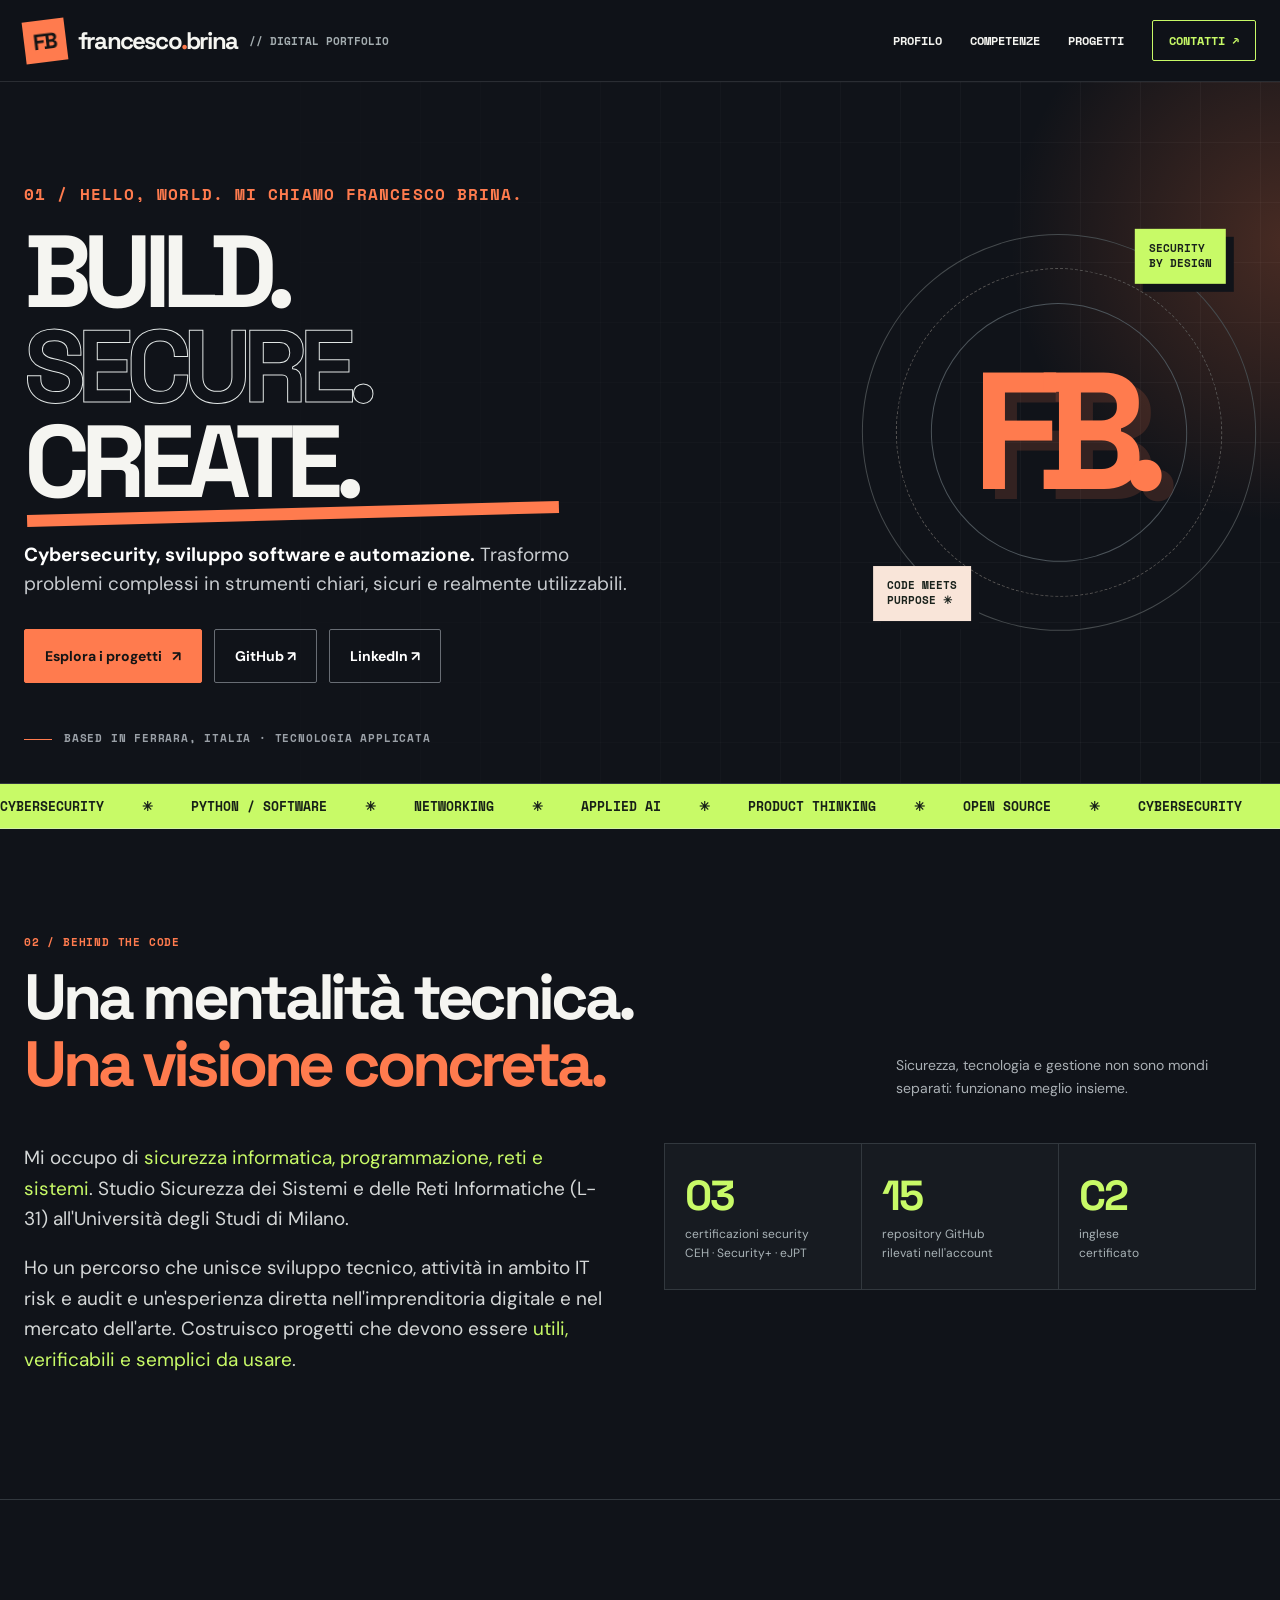
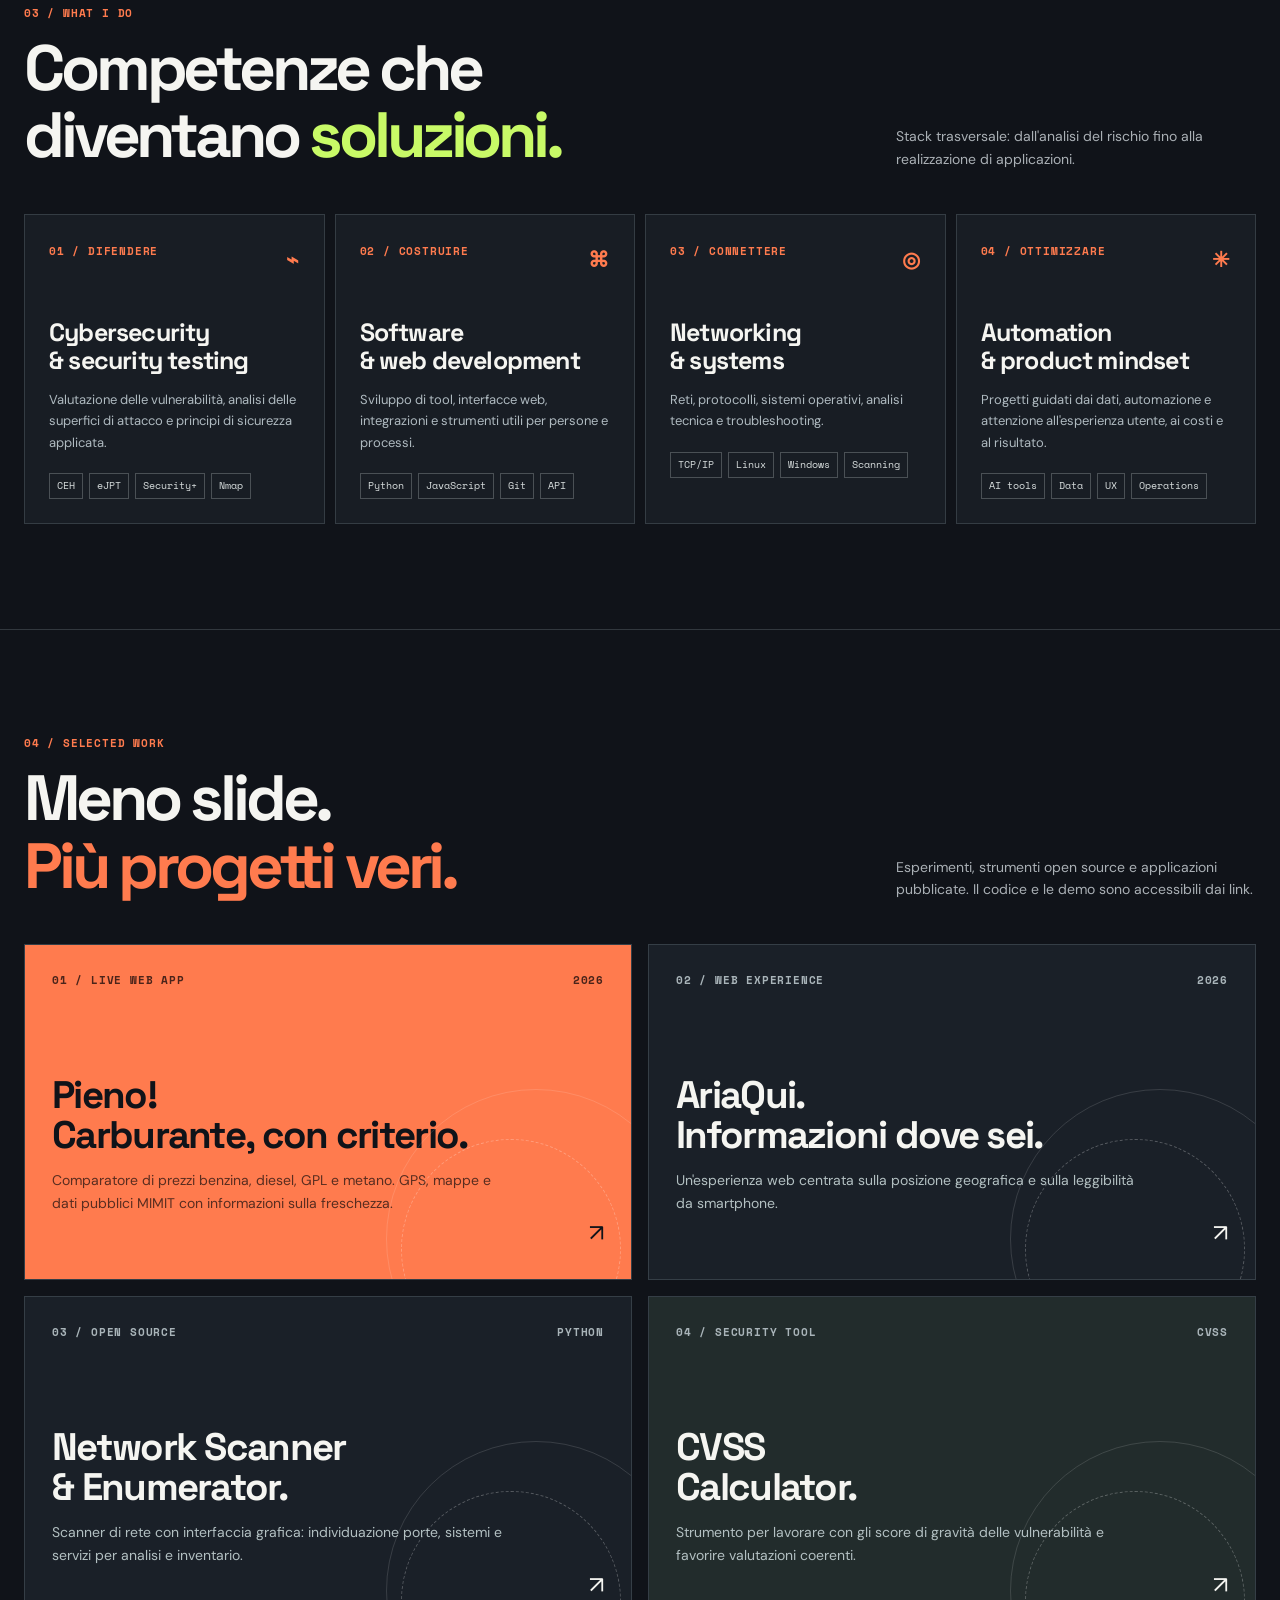
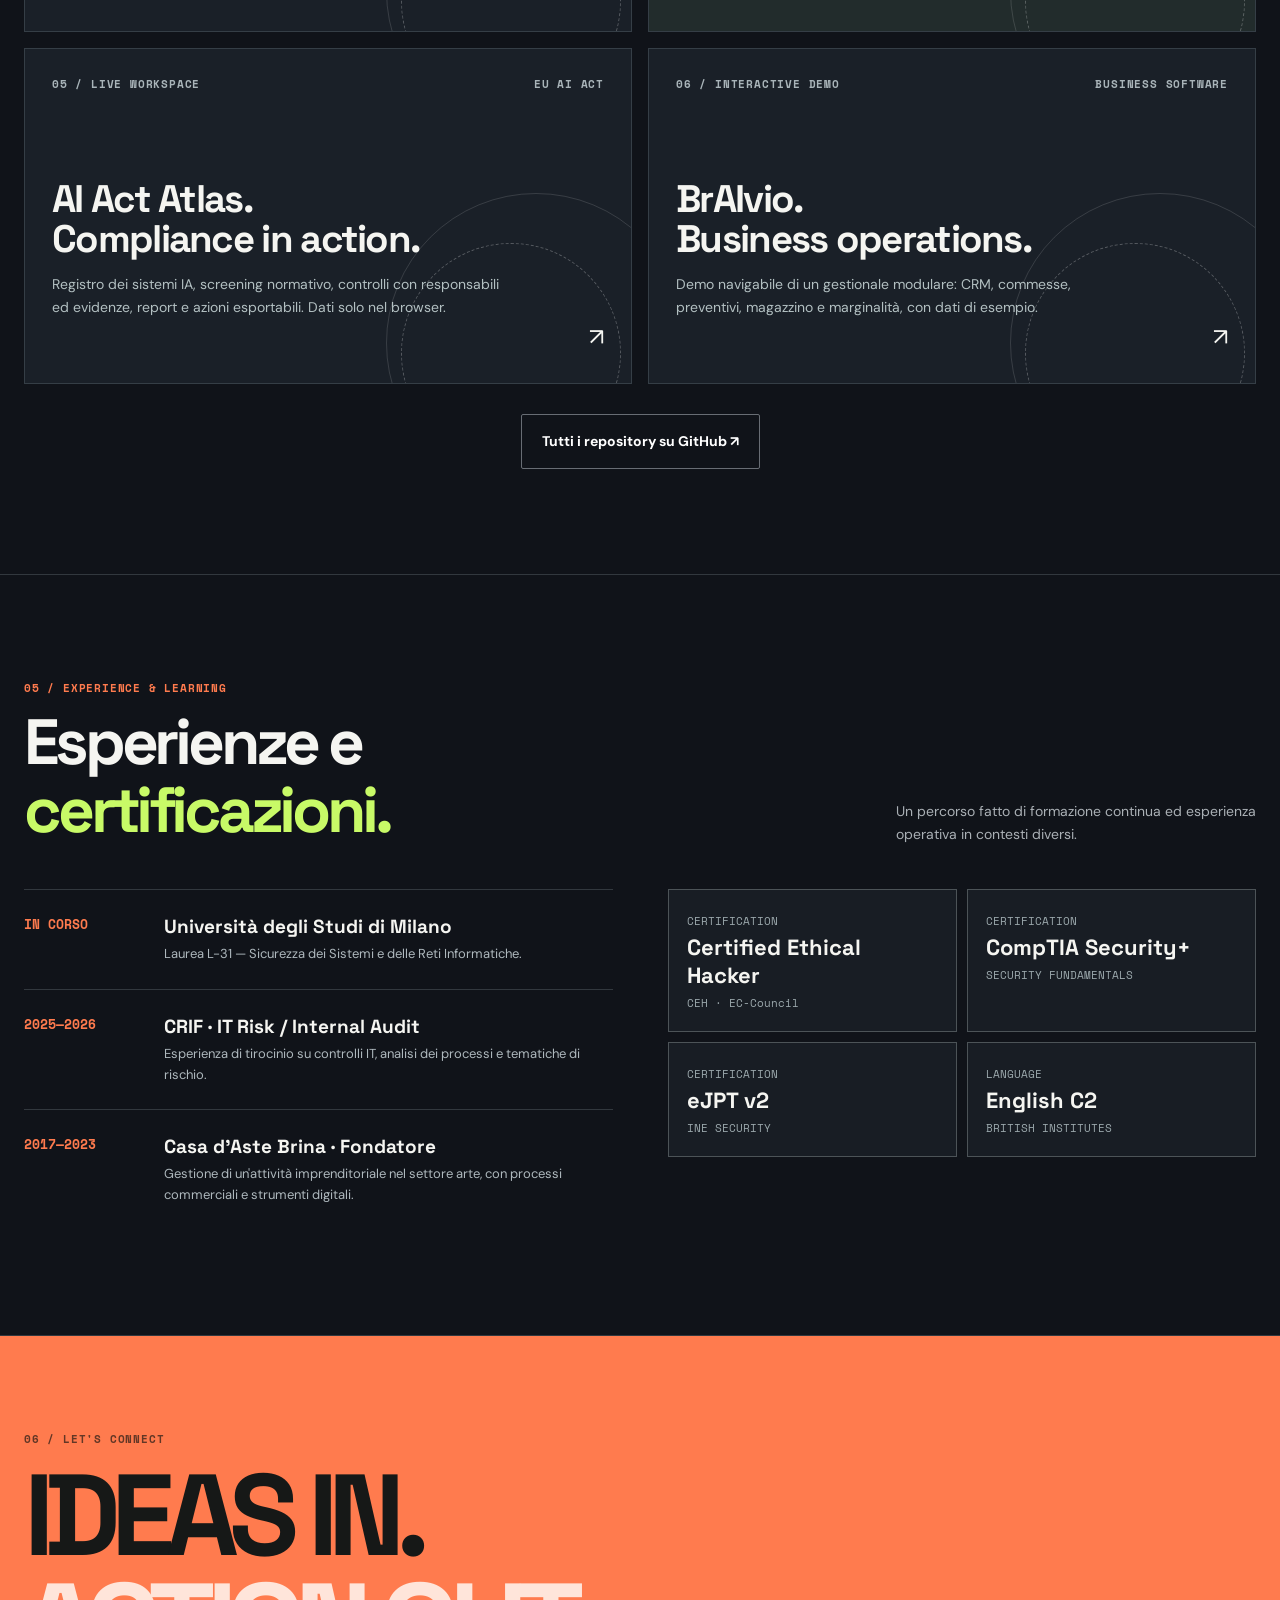
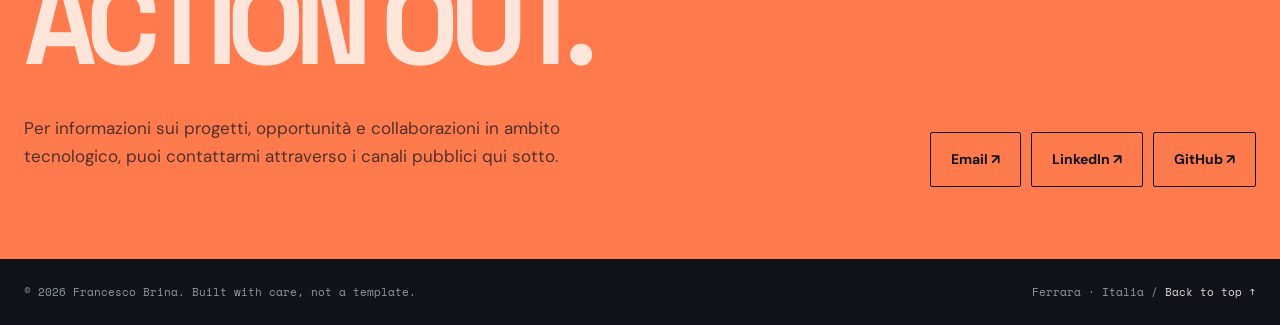
<file: index.html>
<!doctype html>
<html lang="it">
<head>
<meta charset="utf-8"><meta name="viewport" content="width=device-width,initial-scale=1">
<meta name="theme-color" content="#101319">
<meta name="description" content="Francesco Brina — Cybersecurity, software engineering, automazione e progetti digitali. Portfolio, competenze, certificazioni e progetti open source.">
<meta property="og:type" content="website"><meta property="og:title" content="Francesco Brina — Cybersecurity / Software / Systems"><meta property="og:description" content="Progetto, proteggo e costruisco soluzioni digitali. Esplora il mio lavoro.">
<title>Francesco Brina — Cybersecurity, Software & Digital Projects</title>
<link rel="icon" type="image/svg+xml" href="favicon.svg">
<link rel="preconnect" href="https://fonts.googleapis.com"><link rel="preconnect" href="https://fonts.gstatic.com" crossorigin>
<link href="https://fonts.googleapis.com/css2?family=DM+Sans:wght@400;500;600;700;800&family=Space+Grotesk:wght@400;500;600;700&family=Space+Mono:wght@400;700&display=swap" rel="stylesheet">
<style>
:root{--ink:#101319;--text:#f5f5f1;--secondary:#aab0b5;--line:#32383e;--orange:#ff7b4e;--lime:#c8fa67;--card:#181d24;--mono:'Space Mono',monospace;--display:'Space Grotesk',sans-serif;--body:'DM Sans',sans-serif}
*,*::before,*::after{box-sizing:border-box}html{scroll-behavior:smooth}body{margin:0;background:var(--ink);color:var(--text);font:16px/1.6 var(--body);overflow-x:hidden}::selection{background:var(--orange);color:var(--ink)}a{color:inherit}button{font:inherit;cursor:pointer}a:focus-visible,button:focus-visible{outline:3px solid var(--lime);outline-offset:4px}button{border:0}h1,h2,h3,p{margin-top:0}.container{width:min(100% - 48px,1330px);margin-inline:auto}.mono{font-family:var(--mono);text-transform:uppercase;letter-spacing:.8px;font-size:11px;font-weight:700}.outline{color:transparent;-webkit-text-stroke:1px #e1e6e5}.orange{color:var(--orange)}.lime{color:var(--lime)}
.header{position:relative;z-index:50;background:#101319e8;border-bottom:1px solid #ffffff1d;backdrop-filter:blur(18px)}.headinside{height:81px;display:flex;align-items:center;justify-content:space-between;gap:20px}.mark{font:700 24px var(--display);text-decoration:none;letter-spacing:-1.8px;display:flex;align-items:center;gap:12px}.mark-square{width:42px;height:42px;display:grid;place-items:center;background:var(--orange);color:#151515;transform:rotate(-7deg);font:700 22px var(--display)}.mark .submark{font:700 11px var(--mono);color:#a4adb0;letter-spacing:0}.nav{display:flex;align-items:center;gap:28px}.nav a{text-decoration:none;font:600 12px var(--mono);text-transform:uppercase}.nav a:hover{color:var(--orange)}.nav .cta-small{border:1px solid var(--lime);color:var(--lime);padding:11px 16px;border-radius:2px}.hero{min-height:690px;position:relative;overflow:hidden;border-bottom:1px solid var(--line)}.gridbg{position:absolute;inset:0;background-image:linear-gradient(#ffffff09 1px,transparent 1px),linear-gradient(90deg,#ffffff09 1px,transparent 1px);background-size:60px 60px;mask-image:linear-gradient(90deg,transparent 10%,#000 90%)}.hero::after{content:"";position:absolute;width:600px;height:600px;right:-310px;top:-140px;background:radial-gradient(circle,#fe79443c 0%,transparent 66%);pointer-events:none}.hero-inner{display:grid;grid-template-columns:minmax(0,1.35fr) minmax(290px,.65fr);gap:20px;align-items:center;position:relative;z-index:1;min-height:690px;padding-block:100px 100px}.status{display:inline-flex;align-items:center;gap:10px;border:1px solid #ffffff33;border-radius:99px;padding:8px 15px;color:#d1d3d1;margin-bottom:28px}.status-dot{width:8px;height:8px;border-radius:50%;background:var(--lime);box-shadow:0 0 18px var(--lime)}.introline{font:700 clamp(13px,1.5vw,16px) var(--mono);color:var(--orange);margin-bottom:18px;letter-spacing:1.1px;text-transform:uppercase}.hero h1{font:700 clamp(58px,8vw,132px)/.93 var(--display);letter-spacing:-.085em;max-width:880px;margin-bottom:30px}.hero h1 span{display:block}.hero h1 .last{position:relative}.hero h1 .last::after{content:"";position:absolute;width:min(65%,550px);height:12px;background:var(--orange);left:3px;bottom:-10px;transform:rotate(-1.5deg)}.hero-lead{font-size:19px;color:#c8ccd0;max-width:620px;line-height:1.55;margin-bottom:30px}.hero-lead strong{color:#fff}.hero-actions{display:flex;align-items:center;gap:12px;flex-wrap:wrap}.btn{display:inline-flex;justify-content:center;align-items:center;gap:10px;text-decoration:none;border:1px solid #686d74;padding:15px 20px;border-radius:2px;color:#fff;font-weight:700;font-size:14px;transition:transform .18s,background .18s}.btn:hover{transform:translateY(-3px)}.btn.primary{background:var(--orange);border-color:var(--orange);color:#141414}.btn.secondary:hover{background:#fff;color:#171717}.hero-side{position:relative;min-height:410px;display:flex;align-items:center;justify-content:center}.orbit{height:min(31vw,400px);width:min(31vw,400px);min-width:300px;min-height:300px;border:1px solid #454a4d;border-radius:50%;display:grid;place-items:center;position:relative;transform:rotate(-17deg)}.orbit:before{content:"";position:absolute;inset:33px;border:1px dashed #565453;border-radius:50%}.orbit:after{content:"";position:absolute;inset:68px;border:1px solid #4c545a;border-radius:50%}.fb{font:700 clamp(94px,13vw,185px)/1 var(--display);letter-spacing:-.15em;position:relative;z-index:2;transform:rotate(17deg);color:var(--orange);text-shadow:12px 10px 0 #ff7b4e26}.orbit-badge{position:absolute;background:var(--lime);color:#1a221c;font:700 11px/1.4 var(--mono);padding:12px 14px;text-transform:uppercase;z-index:3;box-shadow:8px 8px 0 #101319}.orbit-badge.one{right:-17px;top:37px;transform:rotate(17deg)}.orbit-badge.two{left:-31px;bottom:56px;transform:rotate(17deg);background:#f9e5d9}.tick{position:absolute;bottom:35px;left:0;color:#9aa0a7;display:flex;align-items:center;gap:12px}.tick::before{content:"";width:28px;height:1px;background:var(--orange)}
.marquee{background:var(--lime);color:#172017;white-space:nowrap;overflow:hidden;border-bottom:1px solid #d6f2a6}.marquee-line{width:max-content;display:flex;gap:38px;align-items:center;animation:marquee 25s linear infinite;padding:12px 0;font:700 13px var(--mono)}.marquee-line span{display:inline-flex;gap:38px;align-items:center}.marquee-line span:after{content:"✳"}@keyframes marquee{to{transform:translateX(-50%)}}
section.block{padding:105px 0;border-bottom:1px solid var(--line)}.sectionhead{display:flex;gap:30px;align-items:flex-end;justify-content:space-between;margin-bottom:44px}.kicker{color:var(--orange);margin-bottom:12px}.sectionhead h2{font:700 clamp(38px,5vw,65px)/1.06 var(--display);letter-spacing:-.065em;margin:0;max-width:740px}.sectionhead p{max-width:360px;color:var(--secondary);margin:0;font-size:14px}.story{display:grid;grid-template-columns:1fr 1fr;gap:48px;align-items:start}.story p{font-size:19px;color:#d4d7d7}.story p em{font-style:normal;color:var(--lime)}.metricstrip{display:grid;grid-template-columns:repeat(3,1fr);gap:1px;background:var(--line);border:1px solid var(--line)}.metric{background:#171b21;padding:25px 20px}.metric b{font:700 42px var(--display);color:var(--lime);display:block;letter-spacing:-2px}.metric small{display:block;color:#a9b3b7;font-size:12px;margin-top:3px}.skills{display:grid;grid-template-columns:repeat(4,1fr);gap:10px}.skill{background:var(--card);border:1px solid #343c43;padding:28px 24px 24px;min-height:290px;transition:background .2s,transform .2s}.skill:hover{background:#222933;transform:translateY(-5px)}.skillnum{display:flex;justify-content:space-between;color:var(--orange)}.skillnum span:last-child{font-size:21px}.skill h3{font:700 25px/1.12 var(--display);letter-spacing:-.8px;margin:41px 0 15px}.skill p{font-size:13px;color:#afbac0;line-height:1.65;margin-bottom:20px}.pills{display:flex;flex-wrap:wrap;gap:6px}.pills span{border:1px solid #4a5055;color:#d9dfdf;padding:4px 7px;font-size:10px;font-family:var(--mono)}
.projectgrid{display:grid;grid-template-columns:repeat(2,1fr);gap:16px}.project{min-height:336px;display:flex;flex-direction:column;background:#1a2028;border:1px solid #353e46;overflow:hidden;text-decoration:none;position:relative;padding:27px;transition:border-color .2s,transform .2s}.project:hover{border-color:var(--orange);transform:translateY(-5px)}.project.feature{background:var(--orange);color:var(--ink)}.project:nth-child(4){background:#222c2c}.projectmeta{display:flex;justify-content:space-between;align-items:start;gap:20px;color:#a9b4b9}.feature .projectmeta{color:#4b241a}.project h3{font:700 clamp(28px,3vw,41px)/1.05 var(--display);letter-spacing:-1.7px;margin:auto 0 14px;max-width:490px}.project p{max-width:460px;font-size:14px;color:#b3c0c2;line-height:1.6;margin:0}.project.feature p{color:#592d20}.project-arrow{font-size:24px;align-self:flex-end}.project.shape::after{content:"";position:absolute;right:-55px;bottom:-110px;border:1px solid #ffffff22;border-radius:100%;height:300px;width:300px;pointer-events:none}.project.shape::before{content:"";position:absolute;right:10px;bottom:-80px;border:1px dashed #ffffff42;border-radius:100%;height:220px;width:220px;pointer-events:none}
.timeline{display:grid;grid-template-columns:1fr 1fr;gap:55px}.timeitem{display:grid;grid-template-columns:125px 1fr;gap:15px;padding:24px 0;border-top:1px solid var(--line)}.timeitem strong{font:700 13px var(--mono);color:var(--orange)}.timeitem h3{font:700 19px var(--display);margin:0 0 5px}.timeitem p{color:#aeb8bd;font-size:13px;margin:0}.certs{display:flex;flex-wrap:wrap;gap:10px;align-content:start}.cert{border:1px solid #4c5357;padding:17px 18px;min-width:calc(50% - 5px);flex:1;background:var(--card)}.cert b{display:block;font:700 22px var(--display)}.cert small{color:#9ca9ad;font:11px var(--mono)}
.contact{background:var(--orange);color:#161817;padding:95px 0 72px}.contact .kicker{color:#633726}.contact h2{font:700 clamp(51px,9vw,125px)/.95 var(--display);letter-spacing:-.085em;margin:0 0 36px;max-width:1050px}.contact h2 span{color:#ffe5da}.contactinner{display:flex;align-items:end;justify-content:space-between;gap:30px}.contactinner p{font-size:17px;max-width:580px;color:#4e3029}.contactlinks{display:flex;gap:10px;flex-wrap:wrap}.contactlinks a{color:#101319;border-color:#101319}.footer{background:#101319;padding:25px 0}.footer .container{display:flex;justify-content:space-between;flex-wrap:wrap;gap:16px;color:#909b9e;font:11px var(--mono)}.footer a{color:#ddd;text-decoration:none}.reveal{opacity:0;transform:translateY(18px);transition:opacity .5s ease,transform .5s ease}.reveal.visible{opacity:1;transform:none}
@media(max-width:1090px){.skills{grid-template-columns:repeat(2,1fr)}.hero-inner{grid-template-columns:1fr .6fr}.hero h1{font-size:clamp(62px,8vw,100px)}.orbit{min-width:250px;min-height:250px}.story{gap:24px}}@media(max-width:760px){.container{width:min(100% - 36px,1330px)}.headinside{height:68px}.mark{font-size:20px}.mark .submark{display:none}.nav{gap:14px}.nav a{font-size:10px}.nav a[href="#about"],.nav a[href="#skills"]{display:none}.nav .cta-small{padding:9px}.hero{min-height:auto}.hero-inner{grid-template-columns:1fr;padding:60px 0 55px;min-height:0}.hero-side{min-height:265px;order:-1;display:none}.hero h1{font-size:clamp(57px,12vw,82px);letter-spacing:-.075em}.hero-lead{font-size:17px}.tick{position:static;margin-top:28px}.sectionhead{display:block}.sectionhead p{margin-top:20px}.story,.timeline{grid-template-columns:1fr;gap:22px}.projectgrid{grid-template-columns:1fr}.project{min-height:260px}.contactinner{display:block}.contactlinks{margin-top:20px}section.block{padding:70px 0}.contact{padding:75px 0 55px}.skill{min-height:260px}.metric b{font-size:31px}}@media(max-width:490px){.skills{grid-template-columns:1fr}.skill{min-height:205px}.skill h3{margin-top:30px}.hero h1{font-size:clamp(48px,12vw,65px)}.metric{padding:15px 10px}.metric b{font-size:27px}.metric small{font-size:10px}.timeitem{grid-template-columns:95px 1fr}.cert{min-width:100%}.contact h2{font-size:56px}.btn{padding:14px 16px}}@media(prefers-reduced-motion:reduce){html{scroll-behavior:auto}.marquee-line{animation:none}.reveal{opacity:1;transform:none;transition:none}.skill,.project,.btn{transition:none}}
</style>
</head>
<body>
<header class="header"><div class="container headinside"><a href="#top" class="mark" aria-label="Francesco Brina, torna all'inizio"><span class="mark-square">FB</span><span>francesco<span class="orange">.</span>brina</span><span class="submark">// DIGITAL PORTFOLIO</span></a><nav class="nav" aria-label="Navigazione"><a href="#about">Profilo</a><a href="#skills">Competenze</a><a href="#projects">Progetti</a><a href="#contact" class="cta-small">Contatti ↗</a></nav></div></header>
<main id="top">
<section class="hero"><div class="gridbg" aria-hidden="true"></div><div class="container hero-inner"><div><p class="introline">01 / Hello, world. Mi chiamo Francesco Brina.</p><h1>BUILD.<span class="outline">SECURE.</span><span class="last">CREATE.</span></h1><p class="hero-lead"><strong>Cybersecurity, sviluppo software e automazione.</strong> Trasformo problemi complessi in strumenti chiari, sicuri e realmente utilizzabili.</p><div class="hero-actions"><a class="btn primary" href="#projects">Esplora i progetti <span aria-hidden="true">↗</span></a><a class="btn secondary" href="https://github.com/francescobrina" target="_blank" rel="noopener noreferrer">GitHub ↗</a><a class="btn secondary" href="https://www.linkedin.com/in/francescobrina/" target="_blank" rel="noopener noreferrer">LinkedIn ↗</a></div><div class="tick mono">Based in Ferrara, Italia · tecnologia applicata</div></div><aside class="hero-side" aria-hidden="true"><div class="orbit"><div class="fb">FB.</div><span class="orbit-badge one">security<br>by design</span><span class="orbit-badge two">code meets<br>purpose ✳</span></div></aside></div></section>
<div class="marquee" aria-label="Ambiti di competenza"><div class="marquee-line" aria-hidden="true"><span>CYBERSECURITY</span><span>PYTHON / SOFTWARE</span><span>NETWORKING</span><span>APPLIED AI</span><span>PRODUCT THINKING</span><span>OPEN SOURCE</span><span>CYBERSECURITY</span><span>PYTHON / SOFTWARE</span><span>NETWORKING</span><span>APPLIED AI</span><span>PRODUCT THINKING</span><span>OPEN SOURCE</span></div></div>
<section class="block" id="about"><div class="container"><div class="sectionhead reveal"><div><div class="mono kicker">02 / Behind the code</div><h2>Una mentalità tecnica.<br><span class="orange">Una visione concreta.</span></h2></div><p>Sicurezza, tecnologia e gestione non sono mondi separati: funzionano meglio insieme.</p></div><div class="story"><div class="reveal"><p>Mi occupo di <em>sicurezza informatica, programmazione, reti e sistemi</em>. Studio Sicurezza dei Sistemi e delle Reti Informatiche (L-31) all'Università degli Studi di Milano.</p><p>Ho un percorso che unisce sviluppo tecnico, attività in ambito IT risk e audit e un'esperienza diretta nell'imprenditoria digitale e nel mercato dell'arte. Costruisco progetti che devono essere <em>utili, verificabili e semplici da usare</em>.</p></div><div class="metricstrip reveal"><div class="metric"><b>03</b><small>certificazioni security<br>CEH · Security+ · eJPT</small></div><div class="metric"><b>15</b><small>repository GitHub<br>rilevati nell'account</small></div><div class="metric"><b>C2</b><small>inglese<br>certificato</small></div></div></div></div></section>
<section class="block" id="skills"><div class="container"><div class="sectionhead reveal"><div><div class="mono kicker">03 / What I do</div><h2>Competenze che<br>diventano <span class="lime">soluzioni.</span></h2></div><p>Stack trasversale: dall'analisi del rischio fino alla realizzazione di applicazioni.</p></div><div class="skills"><article class="skill reveal"><div class="skillnum mono"><span>01 / Difendere</span><span>⌁</span></div><h3>Cybersecurity<br>& security testing</h3><p>Valutazione delle vulnerabilità, analisi delle superfici di attacco e principi di sicurezza applicata.</p><div class="pills"><span>CEH</span><span>eJPT</span><span>Security+</span><span>Nmap</span></div></article><article class="skill reveal"><div class="skillnum mono"><span>02 / Costruire</span><span>⌘</span></div><h3>Software<br>& web development</h3><p>Sviluppo di tool, interfacce web, integrazioni e strumenti utili per persone e processi.</p><div class="pills"><span>Python</span><span>JavaScript</span><span>Git</span><span>API</span></div></article><article class="skill reveal"><div class="skillnum mono"><span>03 / Connettere</span><span>◎</span></div><h3>Networking<br>& systems</h3><p>Reti, protocolli, sistemi operativi, analisi tecnica e troubleshooting.</p><div class="pills"><span>TCP/IP</span><span>Linux</span><span>Windows</span><span>Scanning</span></div></article><article class="skill reveal"><div class="skillnum mono"><span>04 / Ottimizzare</span><span>✳</span></div><h3>Automation<br>& product mindset</h3><p>Progetti guidati dai dati, automazione e attenzione all'esperienza utente, ai costi e al risultato.</p><div class="pills"><span>AI tools</span><span>Data</span><span>UX</span><span>Operations</span></div></article></div></div></section>
<section class="block" id="projects"><div class="container"><div class="sectionhead reveal"><div><div class="mono kicker">04 / Selected work</div><h2>Meno slide.<br><span class="orange">Più progetti veri.</span></h2></div><p>Esperimenti, strumenti open source e applicazioni pubblicate. Il codice e le demo sono accessibili dai link.</p></div><div class="projectgrid">
<a class="project feature shape reveal" href="prezzibenzina/"><div class="projectmeta mono"><span>01 / LIVE WEB APP</span><span>2026</span></div><h3>Pieno!<br>Carburante, con criterio.</h3><p>Comparatore di prezzi benzina, diesel, GPL e metano. GPS, mappe e dati pubblici MIMIT con informazioni sulla freschezza.</p><span class="project-arrow">↗</span></a>
<a class="project shape reveal" href="ariaqui/"><div class="projectmeta mono"><span>02 / WEB EXPERIENCE</span><span>2026</span></div><h3>AriaQui.<br>Informazioni dove sei.</h3><p>Un'esperienza web centrata sulla posizione geografica e sulla leggibilità da smartphone.</p><span class="project-arrow">↗</span></a>
<a class="project shape reveal" href="https://github.com/francescobrina/network_scanner_enum" target="_blank" rel="noopener noreferrer"><div class="projectmeta mono"><span>03 / OPEN SOURCE</span><span>PYTHON</span></div><h3>Network Scanner<br>& Enumerator.</h3><p>Scanner di rete con interfaccia grafica: individuazione porte, sistemi e servizi per analisi e inventario.</p><span class="project-arrow">↗</span></a>
<a class="project shape reveal" href="https://github.com/francescobrina/cvss_calculator" target="_blank" rel="noopener noreferrer"><div class="projectmeta mono"><span>04 / SECURITY TOOL</span><span>CVSS</span></div><h3>CVSS<br>Calculator.</h3><p>Strumento per lavorare con gli score di gravità delle vulnerabilità e favorire valutazioni coerenti.</p><span class="project-arrow">↗</span></a>
<a class="project shape reveal" href="ai-act/"><div class="projectmeta mono"><span>05 / LIVE WORKSPACE</span><span>EU AI ACT</span></div><h3>AI Act Atlas.<br>Compliance in action.</h3><p>Registro dei sistemi IA, screening normativo, controlli con responsabili ed evidenze, report e azioni esportabili. Dati solo nel browser.</p><span class="project-arrow">↗</span></a>
<a class="project shape reveal" href="braivio/"><div class="projectmeta mono"><span>06 / INTERACTIVE DEMO</span><span>BUSINESS SOFTWARE</span></div><h3>BrAIvio.<br>Business operations.</h3><p>Demo navigabile di un gestionale modulare: CRM, commesse, preventivi, magazzino e marginalità, con dati di esempio.</p><span class="project-arrow">↗</span></a>
</div><div style="text-align:center;margin-top:30px"><a class="btn secondary" href="https://github.com/francescobrina?tab=repositories" target="_blank" rel="noopener noreferrer">Tutti i repository su GitHub ↗</a></div></div></section>
<section class="block" id="journey"><div class="container"><div class="sectionhead reveal"><div><div class="mono kicker">05 / Experience & learning</div><h2>Esperienze e<br><span class="lime">certificazioni.</span></h2></div><p>Un percorso fatto di formazione continua ed esperienza operativa in contesti diversi.</p></div><div class="timeline"><div class="reveal"><div class="timeitem"><strong>IN CORSO</strong><div><h3>Università degli Studi di Milano</h3><p>Laurea L-31 — Sicurezza dei Sistemi e delle Reti Informatiche.</p></div></div><div class="timeitem"><strong>2025—2026</strong><div><h3>CRIF · IT Risk / Internal Audit</h3><p>Esperienza di tirocinio su controlli IT, analisi dei processi e tematiche di rischio.</p></div></div><div class="timeitem"><strong>2017—2023</strong><div><h3>Casa d'Aste Brina · Fondatore</h3><p>Gestione di un'attività imprenditoriale nel settore arte, con processi commerciali e strumenti digitali.</p></div></div></div><div class="certs reveal"><div class="cert"><small>CERTIFICATION</small><b>Certified Ethical Hacker</b><small>CEH · EC-Council</small></div><div class="cert"><small>CERTIFICATION</small><b>CompTIA Security+</b><small>SECURITY FUNDAMENTALS</small></div><div class="cert"><small>CERTIFICATION</small><b>eJPT v2</b><small>INE SECURITY</small></div><div class="cert"><small>LANGUAGE</small><b>English C2</b><small>BRITISH INSTITUTES</small></div></div></div></div></section>
<section id="contact" class="contact"><div class="container"><div class="mono kicker">06 / Let's connect</div><h2>IDEAS IN.<br><span>ACTION OUT.</span></h2><div class="contactinner"><p>Per informazioni sui progetti, opportunità e collaborazioni in ambito tecnologico, puoi contattarmi attraverso i canali pubblici qui sotto.</p><div class="contactlinks"><a class="btn" href="mailto:francescobrina9@gmail.com">Email ↗</a><a class="btn" href="https://www.linkedin.com/in/francescobrina/" target="_blank" rel="noopener noreferrer">LinkedIn ↗</a><a class="btn" href="https://github.com/francescobrina" target="_blank" rel="noopener noreferrer">GitHub ↗</a></div></div></div></section>
</main><footer class="footer"><div class="container"><span>© <span id="year">2026</span> Francesco Brina. Built with care, not a template.</span><span>Ferrara · Italia / <a href="#top">Back to top ↑</a></span></div></footer>
<script>
document.getElementById('year').textContent=new Date().getFullYear();
if('IntersectionObserver' in window){const io=new IntersectionObserver(es=>{es.forEach(e=>{if(e.isIntersecting){e.target.classList.add('visible');io.unobserve(e.target)}})},{threshold:.08});document.querySelectorAll('.reveal').forEach(x=>io.observe(x))}else{document.querySelectorAll('.reveal').forEach(x=>x.classList.add('visible'))}
</script>
</body></html>
</file>
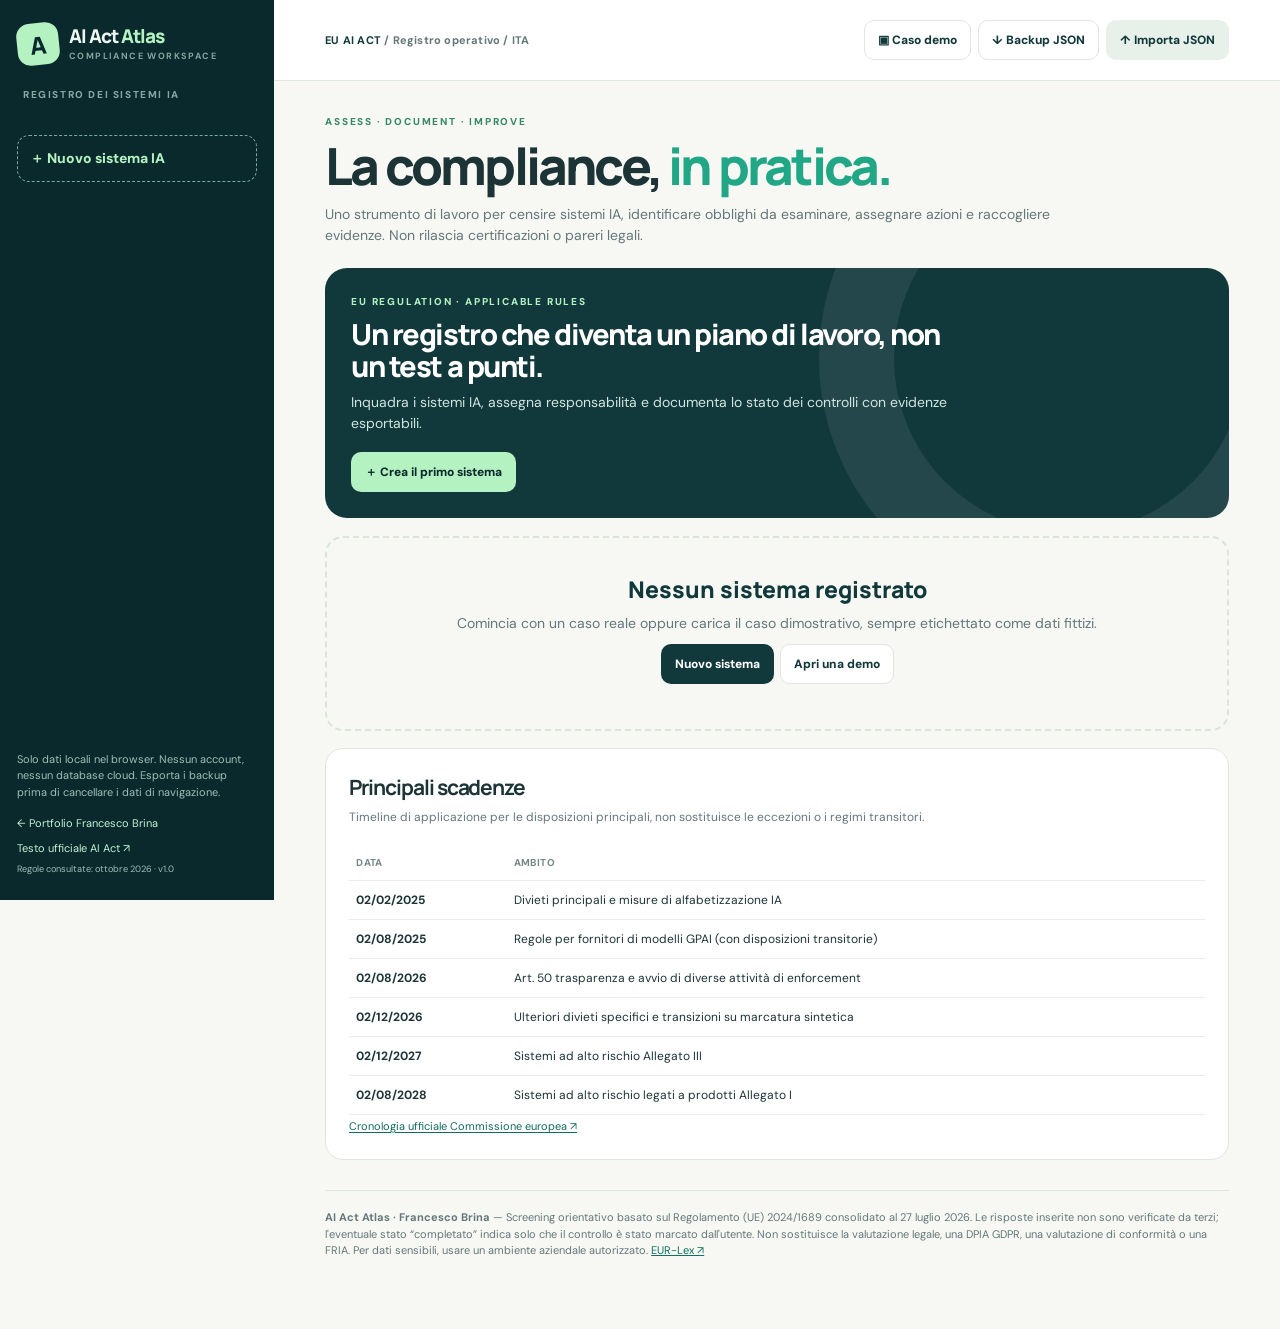
<file: ai-act/index.html>
<!doctype html>
<html lang="it">
<head>
<meta charset="utf-8"><meta name="viewport" content="width=device-width,initial-scale=1"><meta name="theme-color" content="#0e3134">
<meta name="description" content="AI Act Atlas: registro operativo dei sistemi AI, screening normativo, checklist basate sul Regolamento UE 2024/1689, evidenze e report locali.">
<title>AI Act Atlas — Compliance workspace | Francesco Brina</title>
<link rel="icon" href="favicon.svg" type="image/svg+xml">
<link rel="preconnect" href="https://fonts.googleapis.com"><link rel="preconnect" href="https://fonts.gstatic.com" crossorigin>
<link href="https://fonts.googleapis.com/css2?family=DM+Sans:wght@400;500;600;700;800&family=Manrope:wght@400;500;600;700;800&display=swap" rel="stylesheet">
<style>
:root{--forest:#11383b;--forest2:#0a292d;--mint:#b4f3c1;--orange:#fb8062;--cream:#f7f8f3;--white:#fff;--ink:#1d3437;--soft:#64777a;--line:#e0e6e0;--warn:#f5bc65;--red:#af473a;--radius:17px}
*{box-sizing:border-box}html{scroll-behavior:smooth}body{margin:0;background:var(--cream);color:var(--ink);font:14px/1.5 'DM Sans',sans-serif}button,input,select,textarea{font:inherit}button{cursor:pointer}a{color:inherit}button:focus-visible,input:focus-visible,select:focus-visible,textarea:focus-visible,a:focus-visible{outline:3px solid var(--orange);outline-offset:2px}h1,h2,h3,p{margin-top:0}h1,h2,h3{font-family:Manrope,sans-serif;letter-spacing:-.05em}.shell{display:grid;grid-template-columns:274px minmax(0,1fr);min-height:100vh}.rail{background:var(--forest2);color:#ecf6f0;padding:23px 17px;display:flex;flex-direction:column;gap:22px;position:sticky;top:0;height:100vh;overflow-y:auto}.rail-head{display:flex;align-items:center;gap:10px;text-decoration:none}.logo{height:42px;width:42px;display:grid;place-items:center;border-radius:13px;background:var(--mint);color:var(--forest2);font:800 24px Manrope,sans-serif;transform:rotate(-6deg)}.brand{font:800 19px Manrope,sans-serif;letter-spacing:-1px;line-height:1.1}.brand span{color:var(--mint)}.brand small{display:block;color:#83a5a2;letter-spacing:1.4px;font:700 9px 'DM Sans',sans-serif;text-transform:uppercase;margin-top:4px}.rail-label{font-size:10px;letter-spacing:1.6px;font-weight:800;color:#88a6a5;text-transform:uppercase;margin:0 6px 11px}.system-list{display:flex;flex-direction:column;gap:6px}.system-btn{display:block;border:1px solid transparent;text-align:left;background:transparent;color:#cad9d5;width:100%;padding:12px;border-radius:12px}.system-btn strong{display:block;font-weight:700;white-space:nowrap;overflow:hidden;text-overflow:ellipsis}.system-btn span{font-size:11px;opacity:.72}.system-btn.selected{background:#ffffff16;border-color:#9bf8cd45;color:#fff}.system-btn:hover{background:#ffffff10}.add{border:1px dashed #7ea8a0;background:transparent;color:var(--mint);border-radius:12px;padding:12px;width:100%;font-weight:800;text-align:left}.add:hover{background:#ffffff12}.rail-bottom{margin-top:auto;font-size:11px;color:#9fbdb7}.rail-bottom a{color:#c4f3d4;display:inline-block;margin:4px 0;text-decoration:none}.rail-bottom p{font-size:11px}.main{min-width:0}.top{padding:20px clamp(20px,4vw,53px);border-bottom:1px solid var(--line);background:#fff;display:flex;justify-content:space-between;align-items:center;gap:10px;flex-wrap:wrap}.top-left{font-size:11px;color:var(--soft);font-weight:700;letter-spacing:.2px}.top-left b{color:var(--forest)}.top-actions{display:flex;gap:7px;flex-wrap:wrap}.btn{border:1px solid transparent;border-radius:10px;padding:10px 13px;font-weight:800;font-size:12px;display:inline-flex;align-items:center;gap:7px;justify-content:center;text-decoration:none;white-space:nowrap}.btn.primary{background:var(--forest);color:#fff}.btn.pale{background:#e7f1e9;color:var(--forest)}.btn.outline{border-color:var(--line);background:#fff;color:var(--forest)}.btn.danger{background:#fff0eb;color:#aa4634}.btn:disabled{opacity:.55;cursor:not-allowed}.content{padding:33px clamp(20px,4vw,53px) 70px;max-width:1440px;margin:auto}.micro{font-size:10px;font-weight:800;letter-spacing:1.8px;text-transform:uppercase;color:#37876c;margin-bottom:10px}.head{display:flex;align-items:end;justify-content:space-between;gap:16px;flex-wrap:wrap;margin-bottom:22px}.head h1{font:800 clamp(32px,4vw,55px)/1.03 Manrope,sans-serif;margin:0;letter-spacing:-2.8px}.lead{font-size:14px;color:var(--soft);max-width:780px;margin:12px 0 0}.head-actions{display:flex;gap:7px;flex-wrap:wrap}.hero-card{background:var(--forest);color:#fff;border-radius:22px;padding:26px;overflow:hidden;position:relative;margin-bottom:18px}.hero-card:before{content:'';position:absolute;right:-90px;top:-160px;width:350px;height:350px;border-radius:50%;border:75px solid #ffffff13}.hero-card h2{font:800 29px/1.1 Manrope,sans-serif;max-width:620px;margin-bottom:9px;position:relative}.hero-card p{position:relative;color:#d1e5e0;max-width:620px;margin:0}.hero-card .btn{margin-top:18px;position:relative;background:var(--mint);color:var(--forest2)}.cards{display:grid;grid-template-columns:repeat(4,minmax(0,1fr));gap:12px;margin-bottom:18px}.metric{background:#fff;border:1px solid var(--line);padding:17px;border-radius:15px}.metric label{display:block;color:var(--soft);font-size:11px;font-weight:700;margin-bottom:11px}.metric b{font:800 clamp(20px,2.6vw,31px)/1.1 Manrope,sans-serif;letter-spacing:-1.2px;display:block}.metric small{font-size:11px;color:var(--soft)}.grid{display:grid;grid-template-columns:minmax(0,1.2fr) minmax(290px,.8fr);gap:16px;align-items:start}.panel{background:white;border:1px solid var(--line);border-radius:18px;padding:23px;min-width:0;margin-bottom:16px}.panel h2{font-size:21px;margin-bottom:5px}.panel .subtitle{font-size:12px;color:var(--soft);margin-bottom:19px}.label{display:block;font-size:12px;font-weight:800;margin-bottom:5px}.field{margin-bottom:17px}.field input:not([type=checkbox]),.field select,.field textarea{width:100%;border:1px solid #d9e3dc;border-radius:10px;padding:11px 12px;background:#fff;color:var(--ink);min-height:43px}.field textarea{min-height:84px;resize:vertical}.field small{font-size:11px;color:var(--soft)}.form-grid{display:grid;grid-template-columns:repeat(2,minmax(0,1fr));gap:0 16px}.span2{grid-column:1/-1}.toggle-box{display:flex;gap:10px;align-items:start;padding:11px 0;border-bottom:1px solid #eff2ed}.toggle-box input{accent-color:#127862;width:18px;height:18px;flex:none}.toggle-box b{display:block;font-size:12px}.toggle-box span{font-size:11px;color:var(--soft);display:block}.tabs{display:flex;gap:7px;border-bottom:1px solid var(--line);margin-bottom:23px;overflow:auto}.tab{background:none;border:0;border-bottom:3px solid transparent;padding:12px 13px;white-space:nowrap;font-weight:800;color:#698080}.tab.current{color:var(--forest);border-bottom-color:#28a080}.warn{background:#fff7e9;border:1px solid #edd4a6;border-radius:12px;padding:12px 14px;font-size:12px;color:#80602e;margin:13px 0}.danger-callout{background:#fff0eb;border-color:#efb6ab;color:#963c2f}.ok-callout{background:#e8f8ee;border-color:#b2dec7;color:#206d53}.result-title{font:800 23px Manrope,sans-serif;line-height:1.12;margin:8px 0}.class-badge{display:inline-flex;background:#def5e7;border-radius:99px;color:#167354;padding:7px 11px;font-size:11px;font-weight:800}.class-badge.warn{background:#fff0d5;color:#95611f;margin:0;border:0}.class-badge.danger{background:#fff0eb;color:#a04333}.callout-title{font:800 16px Manrope,sans-serif}.list-points{padding-left:19px;font-size:12px;color:#44595b}.list-points li{margin:7px 0}.source-link{font-size:11px;color:#116b5e;text-decoration:underline;text-underline-offset:2px}.sectionline{display:flex;justify-content:space-between;gap:12px;align-items:center;flex-wrap:wrap;margin-bottom:12px}.progress{height:9px;border-radius:20px;background:#e9efec;overflow:hidden;margin:11px 0}.progress >div{height:100%;background:#2dba90;transition:width .15s}.control{border:1px solid #e2e9e4;border-radius:13px;padding:16px;margin-bottom:10px}.control-top{display:flex;justify-content:space-between;align-items:start;gap:12px}.control h3{font-size:16px;margin:0 0 5px;letter-spacing:-.5px}.control p{font-size:12px;color:#69797c;line-height:1.5;margin:0 0 7px}.pill{border-radius:99px;background:#eef2ed;color:#49615c;padding:5px 9px;font-size:10px;font-weight:800;display:inline-block}.pill.hot{background:#ffecdf;color:#b15538}.control .meta{font-size:11px;color:#6f7e81;margin-top:8px}.control-details{display:grid;grid-template-columns:repeat(2,minmax(0,1fr));gap:12px;margin-top:16px}.control-details .field{margin:0}.control-details .span2{grid-column:1/-1}.control-details select{border:1px solid #d6dfda;border-radius:8px;background:#fff;padding:9px;width:100%}.control-details input,.control-details textarea{min-height:39px;font-size:12px!important}.empty{border:2px dashed #d7e5db;border-radius:18px;padding:35px;text-align:center;color:var(--soft)}.empty b{font:800 23px Manrope,sans-serif;color:var(--forest);display:block;margin-bottom:8px}.empty .btn{margin:10px 3px}.source-list a{display:block;padding:9px 0;border-bottom:1px solid var(--line);font-size:12px;color:#0e7567}.hint{font-size:11px;color:var(--soft)}.table{width:100%;border-collapse:collapse;font-size:12px}.table th,.table td{border-bottom:1px solid #e9eee9;padding:10px 7px;text-align:left;vertical-align:top}.table th{font-size:10px;text-transform:uppercase;letter-spacing:.4px;color:#748785}.todo-item{display:flex;align-items:start;justify-content:space-between;gap:12px;padding:12px 0;border-bottom:1px solid var(--line)}.todo-item b{font-size:13px}.todo-item small{display:block;color:var(--soft);font-size:11px}.tag{display:inline-block;font-size:10px;background:#f0eee8;padding:5px 7px;border-radius:7px;color:#645c53;font-weight:800}.nojs{border:1px solid red;padding:15px}.footer{margin-top:30px;font-size:11px;color:var(--soft);border-top:1px solid var(--line);padding-top:18px}.footer a{color:#10715e}.notice{font-size:11px;padding:10px 12px;background:#f0f2e9;border-radius:9px;color:#5b6864;margin-top:10px}
@media(max-width:1140px){.cards{grid-template-columns:repeat(2,1fr)}.grid{grid-template-columns:1fr}}@media(max-width:840px){.shell{grid-template-columns:1fr}.rail{height:auto;position:relative;padding:13px 16px;gap:12px}.rail-head{justify-content:flex-start}.rail-label,.rail-bottom{display:none}.rail .system-list{display:flex;flex-direction:row;overflow:auto;padding-bottom:4px}.system-btn{flex:0 0 170px}.add{width:auto;align-self:flex-start}.top{padding:14px 20px}.content{padding:26px 20px 50px}.head h1{letter-spacing:-1.6px}.hero-card{padding:20px}.hero-card h2{font-size:24px}}@media(max-width:550px){.cards{grid-template-columns:repeat(2,1fr);gap:7px}.metric{padding:13px}.metric b{font-size:22px}.form-grid,.control-details{grid-template-columns:1fr}.span2,.control-details .span2{grid-column:auto}.panel{padding:16px}.head h1{font-size:32px}.top-actions{width:100%}.top-actions .btn{flex:1}.control-top{display:block}.control-top .pill{margin-top:7px}.tabs{gap:1px}.tab{padding:11px 9px;font-size:12px}}
@media print{body{background:#fff}.rail,.top,.tabs,.head-actions,.footer,.no-print{display:none!important}.shell{display:block}.content{padding:0}.panel{break-inside:avoid;box-shadow:none}.control{break-inside:avoid}}
</style>
</head>
<body>
<noscript><div class="nojs">Questa applicazione richiede JavaScript per funzionare.</div></noscript>
<div class="shell">
<aside class="rail">
<a class="rail-head" href="../"><span class="logo">A</span><span class="brand">AI Act <span>Atlas</span><small>compliance workspace</small></span></a>
<div><div class="rail-label">Registro dei sistemi IA</div><nav id="systems" class="system-list" aria-label="Progetti IA"></nav></div>
<button id="add" class="add">＋ Nuovo sistema IA</button>
<div class="rail-bottom"><p>Solo dati locali nel browser. Nessun account, nessun database cloud. Esporta i backup prima di cancellare i dati di navigazione.</p><a href="../">← Portfolio Francesco Brina</a><div><a href="https://ai-act-service-desk.ec.europa.eu/en/ai-act" target="_blank" rel="noopener noreferrer">Testo ufficiale AI Act ↗</a></div><small>Regole consultate: ottobre 2026 · v1.0</small></div>
</aside>
<div class="main">
<header class="top"><div class="top-left"><b>EU AI ACT</b> <span> / </span> Registro operativo <span> / </span> ITA</div><div class="top-actions"><button id="demo" class="btn outline">▣ Caso demo</button><button id="exportAll" class="btn outline">↓ Backup JSON</button><button id="importBtn" class="btn pale">↑ Importa JSON</button><input id="importFile" type="file" accept="application/json,.json" hidden></div></header>
<main class="content">
<div class="head"><div><div class="micro">ASSESS · DOCUMENT · IMPROVE</div><h1>La compliance, <span style="color:#22a786">in pratica.</span></h1><p class="lead">Uno strumento di lavoro per censire sistemi IA, identificare obblighi da esaminare, assegnare azioni e raccogliere evidenze. Non rilascia certificazioni o pareri legali.</p></div><div class="head-actions" id="headActions"></div></div>
<div id="app" role="region" aria-label="Area di lavoro"></div>
<footer class="footer"><strong>AI Act Atlas · Francesco Brina</strong> — Screening orientativo basato sul Regolamento (UE) 2024/1689 consolidato al 27 luglio 2026. Le risposte inserite non sono verificate da terzi; l'eventuale stato “completato” indica solo che il controllo è stato marcato dall'utente. Non sostituisce la valutazione legale, una DPIA GDPR, una valutazione di conformità o una FRIA. Per dati sensibili, usare un ambiente aziendale autorizzato. <a href="https://eur-lex.europa.eu/eli/reg/2024/1689/2026-07-27/eng" target="_blank" rel="noopener noreferrer">EUR-Lex ↗</a></footer>
</main></div></div>
<script>
(function(){
'use strict';
const STORAGE='atlas-ai-act-workspace-v1',VERSION=1,$=id=>document.getElementById(id),qs=(s,root=document)=>root.querySelector(s);
const refs={
 act:'https://eur-lex.europa.eu/eli/reg/2024/1689/2026-07-27/eng',
 timeline:'https://ai-act-service-desk.ec.europa.eu/en/ai-act/eu-ai-act-implementation-timeline',
 art4:'https://ai-act-service-desk.ec.europa.eu/en/ai-act/article-4',
 art5:'https://ai-act-service-desk.ec.europa.eu/en/ai-act/article-5',
 art6:'https://ai-act-service-desk.ec.europa.eu/en/ai-act/article-6',
 art9:'https://ai-act-service-desk.ec.europa.eu/en/ai-act/article-9',
 art10:'https://ai-act-service-desk.ec.europa.eu/en/ai-act/article-10',
 art11:'https://ai-act-service-desk.ec.europa.eu/en/ai-act/article-11',
 art12:'https://ai-act-service-desk.ec.europa.eu/en/ai-act/article-12',
 art13:'https://ai-act-service-desk.ec.europa.eu/en/ai-act/article-13',
 art14:'https://ai-act-service-desk.ec.europa.eu/en/ai-act/article-14',
 art15:'https://ai-act-service-desk.ec.europa.eu/en/ai-act/article-15',
 art16:'https://ai-act-service-desk.ec.europa.eu/en/ai-act/article-16',
 art17:'https://ai-act-service-desk.ec.europa.eu/en/ai-act/article-17',
 art26:'https://ai-act-service-desk.ec.europa.eu/en/ai-act/article-26',
 art27:'https://ai-act-service-desk.ec.europa.eu/en/ai-act/article-27',
 art49:'https://ai-act-service-desk.ec.europa.eu/en/ai-act/article-49',
 art50:'https://ai-act-service-desk.ec.europa.eu/en/ai-act/article-50',
 art53:'https://ai-act-service-desk.ec.europa.eu/en/ai-act/article-53',
 gdpr:'https://eur-lex.europa.eu/eli/reg/2016/679/oj/eng',
 annex:'https://ai-act-service-desk.ec.europa.eu/en/ai-act/annex-iii'
};
const areas=[
['unknown','Da valutare / non determinato'],
['none','Nessun ambito dell’Allegato III identificato'],
['biometric','Biometria — Allegato III, punto 1'],
['infrastructure','Infrastrutture critiche — punto 2'],
['education','Istruzione e formazione — punto 3'],
['employment','Lavoro, assunzioni e personale — punto 4'],
['services','Servizi essenziali pubblici e privati — punto 5'],
['law','Attività di contrasto — punto 6'],
['migration','Migrazione, asilo, frontiere — punto 7'],
['justice','Giustizia e processi democratici — punto 8']
];
const bans=[
['manipulation','Manipolazione subliminale, ingannevole o significativamente dannosa'],
['exploitation','Sfruttamento dannoso di vulnerabilità (età, disabilità, condizioni sociali/economiche)'],
['social','Social scoring vietato nei termini dell’articolo 5'],
['crime','Previsione del rischio di reati fondata esclusivamente su profilazione/caratteristiche personali'],
['scraping','Creazione di banche facciali con scraping indiscriminato'],
['emotion','Riconoscimento delle emozioni in ambito lavoro/scuola, salvo eccezioni'],
['sensitive','Categorizzazione biometrica per dedurre attributi sensibili vietati'],
['realtime','Identificazione biometrica remota in tempo reale in spazi pubblici per law enforcement'],
['intimate','Deepfake intimi non consensuali (divieto dal 02/12/2026)'],
['csam','Creazione o manipolazione di materiale di abuso sessuale su minori (divieto dal 02/12/2026)']
];
const today=()=>new Date().toISOString().slice(0,10);
function id(){return 'sys-'+Date.now().toString(36)+'-'+Math.random().toString(36).slice(2,7)}
function safe(s){return String(s??'').replace(/[&<>"']/g,ch=>({'&':'&amp;','<':'&lt;','>':'&gt;','"':'&quot;',"'":'&#39;'}[ch]))}
function blank(demo){const s={id:id(),name:demo?'Assistente HR (caso dimostrativo)':'',company:demo?'Impresa esempio — DATI FITTIZI':'',purpose:demo?'Preselezione automatizzata di candidature per posizioni lavorative.':'',owner:'',role:'deployer',region:'yes',annex:demo?'employment':'unknown',product:'unknown',profiling:demo?'yes':'unknown',exception:'unknown',bans:[],chat:demo?'yes':'unknown',synthetic:'unknown',deepfake:'unknown',emotionBio:'unknown',personal:demo?'yes':'unknown',gpai:'unknown',publicBody:'unknown',placed:'',notes:'',controls:{},created:today(),modified:today(),demo:!!demo};return s}
let store={version:VERSION,systems:[],selected:null},tab='overview';
try{let parsed=JSON.parse(localStorage.getItem(STORAGE));if(parsed&&parsed.version===VERSION&&Array.isArray(parsed.systems))store=parsed}catch(e){console.warn('Impossibile leggere dati precedenti')}
function persist(){try{localStorage.setItem(STORAGE,JSON.stringify(store))}catch(e){alert('Memoria del browser piena o non disponibile. Scarica un backup JSON: i nuovi dati potrebbero non essere salvati.')} }
function active(){return store.systems.find(x=>x.id===store.selected)||null}
function nav(){const n=$('systems');n.innerHTML='';store.systems.forEach(s=>{const b=document.createElement('button');b.type='button';b.className='system-btn'+(store.selected===s.id?' selected':'');b.dataset.select=s.id;b.innerHTML='<strong>'+safe(s.name||'Sistema senza nome')+'</strong><span>'+safe(s.company||'Organizzazione non indicata')+(s.demo?' · DEMO':'')+'</span>';n.append(b)})}
function option(items,value){return items.map(x=>'<option value="'+safe(x[0])+'"'+(x[0]===value?' selected':'')+'>'+safe(x[1])+'</option>').join('')}
const yesno=[['unknown','Da determinare'],['yes','Sì'],['no','No']];
const roleOptions=[['provider','Fornitore (provider)'],['deployer','Utilizzatore (deployer)'],['both','Fornitore e utilizzatore'],['other','Altro ruolo / da verificare']];
function field(label,key,opts,help){const v=active()[key]||'unknown';return '<div class="field"><label class="label" for="f-'+key+'">'+label+'</label><select data-field="'+key+'" id="f-'+key+'">'+option(opts,v)+'</select>'+(help?'<small>'+help+'</small>':'')+'</div>'}
function textField(label,key,placeholder,multi){return '<div class="field '+(multi?'span2':'')+'"><label class="label" for="f-'+key+'">'+label+'</label>'+(multi?'<textarea maxlength="3000" data-field="'+key+'" id="f-'+key+'" placeholder="'+safe(placeholder)+'">'+safe(active()[key]||'')+'</textarea>':'<input type="text" maxlength="240" data-field="'+key+'" id="f-'+key+'" value="'+safe(active()[key]||'')+'" placeholder="'+safe(placeholder)+'">')+'</div>'}
function screen(s){const ban=(s.bans||[]).length>0,annex=s.annex!=='none'&&s.annex!=='unknown',product=s.product==='yes',undecided=s.annex==='unknown'||s.product==='unknown'||s.region==='unknown'||s.role==='other';
let label,kind,details=[];
if(s.region==='no'){label='Ambito territoriale da verificare';kind='warn';details.push('Il regolamento può applicarsi anche a operatori stabiliti fuori UE in determinate circostanze: verificare l’articolo 2.')}
else if(ban){label='POSSIBILE PRATICA VIETATA — verifica urgente';kind='danger';details.push('Hai selezionato uno o più indicatori riconducibili all’articolo 5. Alcuni divieti hanno condizioni, eccezioni e decorrenze specifiche: sospendere ogni decisione di conformità senza revisione competente.')}
else if(annex||product){label='POTENZIALMENTE AD ALTO RISCHIO';kind='warn';details.push('L’uso dichiarato ricade in una categoria da esaminare ai sensi dell’articolo 6 e dell’Allegato III o nelle condizioni dell’Allegato I. Non è una determinazione legale definitiva.');if(annex){details.push('Le eccezioni dell’articolo 6(3) richiedono valutazione documentata; se il sistema effettua profilazione di persone fisiche, l’esclusione dell’articolo 6(3) non opera.')}if(product)details.push('Per l’Allegato I verificare sia il ruolo di componente di sicurezza/prodotto sia l’obbligo di valutazione di conformità di terza parte.')}
else if(undecided){label='CLASSIFICAZIONE NON COMPLETA';kind='warn';details.push('Mancano risposte necessarie per escludere gli ambiti regolati. Completare il censimento e documentare le scelte.')}
else{label='Nessun trigger di alto rischio identificato';kind='ok';details.push('Lo screening non ha evidenziato indicatori di divieto, Allegato I o Allegato III; possono restare obblighi di trasparenza, governance, privacy e normative settoriali.')}
if(s.profiling==='yes'&&annex)details.push('Profilazione nell’ambito dell’Allegato III: prestare particolare attenzione all’articolo 6(3).');
return {label,kind,details,ban,high:annex||product,annex,product,undecided}}
function rule(id,title,why,article,url,date,stage){return {id,title,why,article,url,date,stage}}
function rules(s){const a=[],screening=screen(s),isProvider=['provider','both'].includes(s.role),isDeployer=['deployer','both'].includes(s.role),high=screening.high;
a.push(rule('inventory','Scheda e finalità del sistema','Identificare processo, finalità, responsabile, versione e categorie di soggetti impattati.','Art. 2, 3, 6',refs.art6,'Adesso','Base'));
a.push(rule('scope','Verifica ambito UE e ruoli','Motivare l’ambito territoriale e distinguere fornitore, deployer e altri operatori.','Art. 2, 3',refs.act,'Adesso','Base'));
a.push(rule('literacy','Competenze e alfabetizzazione IA','Documentare misure adeguate al contesto per il personale e gli operatori che utilizzano l’IA.','Art. 4',refs.art4,'Dal 02/02/2025','Governance'));
a.push(rule('prohibitions','Verifica delle pratiche vietate','Raccogliere evidenze su caratteristiche, destinatari, finalità e possibili condizioni o eccezioni.','Art. 5',refs.art5,'Dal 02/02/2025 (ulteriori divieti dal 02/12/2026)','Priorità'));
a.push(rule('riskclass','Motivazione della classificazione','Mappare Allegato III, Allegato I e le eventuali esclusioni giustificate; non affidarsi al solo questionario.','Art. 6',refs.art6,'Da documentare','Priorità'));
a.push(rule('supplier','Contratti e responsabilità nella filiera','Identificare fornitori del modello/sistema, istruzioni d’uso, accordi e responsabilità contrattuali.','Art. 25-26',refs.art26,'Da documentare','Governance'));
if(s.personal!=='no')a.push(rule('gdpr','GDPR: base giuridica, dati e DPIA','Verificare trattamento, minimizzazione, destinatari, conservazione, diritti e, se richiesta, DPIA.','GDPR Art. 5, 6, 35',refs.gdpr,'Già applicabile','Privacy'));
if(s.chat!=='no')a.push(rule('chat','Informativa sulle interazioni con IA','Valutare e applicare l’obbligo di informare l’utente che interagisce con un sistema IA, ove previsto.','Art. 50(1)',refs.art50,'Dal 02/08/2026','Trasparenza'));
if(s.synthetic!=='no'&&isProvider)a.push(rule('synthetic','Marcatura dei contenuti sintetici','Verificare obbligo di output rilevabili e leggibili da macchina, nei limiti previsti dalla norma.','Art. 50(2)',refs.art50,'Dal 02/08/2026; transizione per alcuni sistemi fino 02/12/2026','Trasparenza'));
if(s.deepfake!=='no'&&isDeployer)a.push(rule('deepfake','Disclosure di deepfake e contenuti manipolati','Informare che il contenuto è artificiale o manipolato, fatte salve le eccezioni applicabili.','Art. 50(4)',refs.art50,'Dal 02/08/2026','Trasparenza'));
if(s.emotionBio!=='no'&&isDeployer)a.push(rule('emotionBio','Informazione per riconoscimento emozioni o categorizzazione biometrica','Valutare obblighi di informazione e l’eventuale divieto nel concreto caso d’uso.','Art. 50(3), 5',refs.art50,'Dal 02/08/2026','Trasparenza'));
if(s.gpai==='yes'&&isProvider)a.push(rule('gpai','Provider di modello GPAI: documentazione, copyright e informazioni','Verificare specificamente gli obblighi GPAI: questo controllo non copre il regime dei modelli con rischio sistemico.','Art. 53 e 55',refs.art53,'Dal 02/08/2025 (con transizioni)','GPAI'));
if(s.gpai!=='no'&&isDeployer)a.push(rule('gpai-use','Due diligence sul modello GPAI sottostante','Registrare modello impiegato, versione, condizioni d’uso, dati trasferiti e documentazione disponibile.','Art. 25-26',refs.art26,'Da documentare','GPAI'));
if(high){a.push(rule('high-scope','Accertamento alto rischio e regime transitorio','Accertare la classificazione prima della messa in servizio e la data applicabile al caso specifico.','Art. 6, 111, 113',refs.art6,screening.product?'Allegato I: dal 02/08/2028':'Allegato III: dal 02/12/2027','Alto rischio'));
if(isProvider){[
['risk','Sistema di gestione dei rischi','Documentare rischi, misure, test e monitoraggio continuo.','Art. 9',refs.art9],
['data','Data governance e valutazione bias','Documentare origine, qualità, pertinenza e rischi dei dati dove applicabile.','Art. 10',refs.art10],
['technical','Documentazione tecnica','Predisporre il fascicolo tecnico e tenere traccia delle versioni.','Art. 11 / Allegato IV',refs.art11],
['logging','Logging e tracciabilità','Prevedere log appropriati e protezione delle registrazioni.','Art. 12',refs.art12],
['instructions','Istruzioni e trasparenza per deployer','Consegnare informazioni, limiti d’uso, prestazioni, manutenzione e rischi.','Art. 13',refs.art13],
['oversight','Supervisione umana','Progettare controlli e possibilità di intervento umano effettivo.','Art. 14',refs.art14],
['robust','Accuratezza, robustezza e cyber','Verificare prestazioni, test di sicurezza e resilienza.','Art. 15',refs.art15],
['qms','Sistema qualità e verifiche di conformità','Definire QMS, responsabilità, conformità e, ove pertinente, marcatura/registrazione.','Art. 16-17, 43-49',refs.art16]
].forEach(q=>a.push(rule(q[0],q[1],q[2],q[3],q[4],screening.product?'Regime alto rischio: dal 02/08/2028':'Regime alto rischio: dal 02/12/2027','Alto rischio')))}
if(isDeployer){a.push(rule('deployment','Controlli del deployer di sistemi ad alto rischio','Istruzioni, sorveglianza umana, dati di input pertinenti e controlli di funzionamento.','Art. 26',refs.art26,screening.product?'Regime alto rischio: dal 02/08/2028':'Regime alto rischio: dal 02/12/2027','Alto rischio'));a.push(rule('fria','Verificare obbligo di FRIA','La valutazione d’impatto sui diritti fondamentali è richiesta solo per specifici deployer e sistemi: accertare condizioni ed esenzioni dell’articolo 27.','Art. 27',refs.art27,screening.product?'Da verificare rispetto al regime applicabile':'Da verificare entro 02/12/2027','Alto rischio'));a.push(rule('highregister','Verificare eventuale registrazione nel database UE','Distinguere obblighi del provider e del deployer, settori e deroghe.','Art. 49',refs.art49,'Quando applicabile','Alto rischio'))}}
return a}
function states(s){const rr=rules(s),counts={done:0,na:0,working:0,todo:0};rr.forEach(x=>{let st=s.controls?.[x.id]?.status||'todo';if(st in counts)counts[st]++;else counts.todo++});return {counts,total:rr.length,coverage:rr.length?Math.round(100*(counts.done+counts.na)/rr.length):0,rr}}
function intro(){if(!store.systems.length){$('headActions').innerHTML='';$('app').innerHTML='<div class="hero-card"><div class="micro" style="color:#b4f3c1">EU REGULATION · APPLICABLE RULES</div><h2>Un registro che diventa un piano di lavoro, non un test a punti.</h2><p>Inquadra i sistemi IA, assegna responsabilità e documenta lo stato dei controlli con evidenze esportabili.</p><button data-action="new" class="btn">＋ Crea il primo sistema</button></div><div class="empty"><b>Nessun sistema registrato</b>Comincia con un caso reale oppure carica il caso dimostrativo, sempre etichettato come dati fittizi.<div><button class="btn primary" data-action="new">Nuovo sistema</button><button class="btn outline" data-action="demo">Apri una demo</button></div></div><div class="panel" style="margin-top:17px"><h2>Principali scadenze</h2><p class="subtitle">Timeline di applicazione per le disposizioni principali, non sostituisce le eccezioni o i regimi transitori.</p>'+timeline()+'</div>';return}
const s=active()||store.systems[0];if(!store.selected)store.selected=s.id;const k=screen(s),t=states(s),flag=s.demo?'<span class="pill hot">DATI DIMOSTRATIVI</span>':'';$('headActions').innerHTML='<button class="btn outline" data-action="duplicate">⧉ Duplica</button><button class="btn danger" data-action="remove">Elimina</button>';
$('app').innerHTML='<div class="hero-card"><div class="micro" style="color:#b4f3c1">SISTEMA SELEZIONATO '+flag+'</div><h2>'+safe(s.name||'Sistema senza nome')+'</h2><p>'+safe(s.company||'Organizzazione non definita')+' · '+safe(s.purpose||'Finalità da inserire')+'</p></div>'+
'<div class="cards"><div class="metric"><label>Screening iniziale</label><b style="font-size:16px">'+safe(k.ban?'Revisione urgente':k.high?'Alto rischio?':k.undecided?'Incompleto':'Da confermare')+'</b><small>Non è un verdetto legale</small></div><div class="metric"><label>Controlli identificati</label><b>'+t.total+'</b><small>Basati sulle risposte</small></div><div class="metric"><label>Copertura documentata</label><b>'+t.coverage+'%</b><small>Completati + non applicabili motivati</small></div><div class="metric"><label>Azioni ancora aperte</label><b>'+(t.counts.todo+t.counts.working)+'</b><small>Da fare o in corso</small></div></div>'+
'<div class="tabs" role="tablist" aria-label="Sezioni"><button role="tab" class="tab '+(tab==='overview'?'current':'')+'" data-tab="overview">Panoramica</button><button role="tab" class="tab '+(tab==='profile'?'current':'')+'" data-tab="profile">Profilo e screening</button><button role="tab" class="tab '+(tab==='checklist'?'current':'')+'" data-tab="checklist">Controlli ed evidenze</button><button role="tab" class="tab '+(tab==='report'?'current':'')+'" data-tab="report">Report ed export</button></div><div id="tabpane">'+(tab==='profile'?profile():tab==='checklist'?checklist():tab==='report'?report():overview())+'</div>'}
function timeline(){return '<table class="table"><thead><tr><th>Data</th><th>Ambito</th></tr></thead><tbody>'+
[['02/02/2025','Divieti principali e misure di alfabetizzazione IA'],['02/08/2025','Regole per fornitori di modelli GPAI (con disposizioni transitorie)'],['02/08/2026','Art. 50 trasparenza e avvio di diverse attività di enforcement'],['02/12/2026','Ulteriori divieti specifici e transizioni su marcatura sintetica'],['02/12/2027','Sistemi ad alto rischio Allegato III'],['02/08/2028','Sistemi ad alto rischio legati a prodotti Allegato I']].map(x=>'<tr><td><b>'+x[0]+'</b></td><td>'+x[1]+'</td></tr>').join('')+'</tbody></table><a class="source-link" target="_blank" rel="noopener noreferrer" href="'+refs.timeline+'">Cronologia ufficiale Commissione europea ↗</a>'}
function overview(){const s=active(),k=screen(s),t=states(s);const pending=t.rr.filter(x=>!['done','na'].includes(s.controls?.[x.id]?.status||'todo'));return '<div class="grid"><div><div class="panel"><div class="micro">CLASSIFICATION TRIAGE</div><h2>Valutazione preliminare</h2><p class="subtitle">La classificazione normativa effettiva dipende dalle caratteristiche concrete e dalle eccezioni previste.</p><span class="class-badge '+(k.kind==='danger'?'danger':k.kind==='warn'?'warn':'')+'">'+(k.kind==='danger'?'! VERIFICA PRIORITARIA':k.kind==='warn'?'ATTENZIONE':'ESITO PRELIMINARE')+'</span><div class="result-title">'+safe(k.label)+'</div><ul class="list-points">'+k.details.map(x=>'<li>'+safe(x)+'</li>').join('')+'</ul><div class="warn '+(k.kind==='danger'?'danger-callout':k.kind==='ok'?'ok-callout':'')+'">Se i campi contengono “Da determinare”, lo screening non può essere considerato concluso. Ogni esito richiede convalida e adeguate evidenze.</div><div class="sectionline"><a target="_blank" rel="noopener noreferrer" class="source-link" href="'+refs.art5+'">Art. 5 ↗</a><a target="_blank" rel="noopener noreferrer" class="source-link" href="'+refs.art6+'">Art. 6 ↗</a><button class="btn primary" data-tab="profile">Completa screening →</button></div></div><div class="panel"><div class="sectionline"><div><h2>Prossime azioni</h2><div class="subtitle">Estratte automaticamente dai controlli ancora aperti</div></div><button data-tab="checklist" class="btn outline">Tutti i controlli ↗</button></div>'+pending.slice(0,5).map(x=>'<div class="todo-item"><div><b>'+safe(x.title)+'</b><small>'+safe(x.article)+' · '+safe(x.date)+'</small></div><span class="tag">'+safe(x.stage)+'</span></div>').join('')+(pending.length>5?'<div class="hint" style="margin-top:10px">… e altri '+(pending.length-5)+' controlli aperti.</div>':'')+(pending.length?'':'<p>Nessun controllo aperto: verificare validità ed evidenze prima di dichiarare la conformità.</p>')+'</div></div><div><div class="panel"><h2>Avanzamento documentale</h2><p class="subtitle">Stato dichiarato dall’utilizzatore, non verifica di conformità.</p><div class="result-title">'+t.coverage+'% <span class="hint">copertura</span></div><div class="progress" role="progressbar" aria-valuenow="'+t.coverage+'" aria-valuemin="0" aria-valuemax="100"><div style="width:'+t.coverage+'%"></div></div><p class="hint">'+t.counts.done+' completati · '+t.counts.na+' non applicabili · '+t.counts.working+' in corso · '+t.counts.todo+' da fare</p></div><div class="panel"><h2>Scadenze e riferimenti</h2><p class="subtitle">Normativa consolidata al 27 luglio 2026</p>'+timeline()+'</div></div></div>'}
function profile(){const s=active();return '<div class="grid"><div><div class="panel"><div class="micro">01 / INVENTORY</div><h2>Identificazione del sistema</h2><p class="subtitle">Questi dati entreranno nel rapporto e consentono di associare le evidenze.</p><div class="form-grid">'+textField('Nome del sistema IA','name','Es. assistente documentale')+textField('Organizzazione','company','Ragione sociale o ente')+textField('Referente interno','owner','Responsabile del progetto')+textField('Data messa in servizio (facoltativa)','placed','AAAA-MM-GG')+textField('Finalità e decisioni supportate','purpose','A cosa serve? Chi subisce effetti e quali decisioni sono prese?',true)+textField('Osservazioni e limiti','notes','Dipendenze, rischi residui, informazioni mancanti…',true)+'</div></div><div class="panel"><div class="micro">02 / SCREENING</div><h2>Ruolo e classificazione</h2><p class="subtitle">Se non sei sicuro, mantieni “Da determinare”: equivale a una verifica ancora aperta.</p><div class="form-grid">'+field('Ruolo dell’organizzazione','role',roleOptions)+field('Applicabilità territoriale UE','region',yesno,'Il “No” non garantisce esclusione dall’art. 2.')+field('Ambito d’uso (Allegato III)','annex',areas)+field('Componente di sicurezza/prodotto soggetto a valutazione di terza parte (Allegato I)','product',yesno)+field('Profilazione di persone fisiche nell’ambito selezionato','profiling',yesno)+field('Eccezione art. 6(3) valutata e documentata','exception',yesno,'Non applicabile automaticamente; richiede motivazione specifica.')+'</div></div><div class="panel"><div class="micro">03 / SIGNALS</div><h2>Trasparenza, dati e filiera</h2><div class="form-grid">'+field('Interazione diretta di persone con IA','chat',yesno)+field('Il sistema genera contenuti sintetici','synthetic',yesno)+field('Diffusione di deepfake o contenuti manipolati','deepfake',yesno)+field('Riconoscimento emozioni / categorizzazione biometrica','emotionBio',yesno)+field('Trattamento di dati personali','personal',yesno)+field('Fornitura o impiego di modelli GPAI','gpai',yesno)+field('Autorità pubblica / erogatore di servizi pubblici','publicBody',yesno)+'</div></div><div class="panel"><div class="micro">04 / PROHIBITIONS</div><h2>Indicatori di pratiche vietate</h2><p class="subtitle">Seleziona gli indicatori presenti o plausibili. Non equivale automaticamente ad accertare un illecito; ogni divieto ha condizioni ed eccezioni.</p>'+bans.map(x=>'<label class="toggle-box"><input type="checkbox" data-ban="'+safe(x[0])+'" '+((s.bans||[]).includes(x[0])?'checked':'')+'><span><b>'+safe(x[1])+'</b><span>Potenziale trigger art. 5 · richiede esame delle condizioni applicabili</span></span></label>').join('')+'<div class="notice">Se nessuna voce è selezionata, il sistema NON deduce che tutte le pratiche siano state escluse. Documentare la verifica nella checklist.</div></div></div><aside><div class="panel"><h2>Come usare lo screening</h2><p class="subtitle">Un percorso difendibile in sede di audit.</p><ol class="list-points"><li>Descrivi la finalità effettiva, non soltanto la tecnologia.</li><li>Identifica chi determina finalità e chi utilizza i risultati.</li><li>Valuta i singoli casi d’uso secondo il testo degli allegati.</li><li>Registra la motivazione delle esclusioni e chi le approva.</li><li>Collega evidenze, scadenze e responsabili ai controlli.</li></ol><a class="source-link" target="_blank" rel="noopener noreferrer" href="'+refs.art6+'">Norme di classificazione — art. 6 ↗</a></div><div class="panel"><h2>Le risposte sono salvate</h2><p class="subtitle">La scheda viene salvata automaticamente in questo browser. Esporta regolarmente un backup cifrato a tua cura, se serve protezione.</p><button data-action="exportAll" class="btn outline">↓ Esporta backup JSON</button></div></aside></div>'}
function checklist(){const s=active(),t=states(s);return '<div class="panel"><div class="sectionline"><div><div class="micro">CONTROL REGISTER</div><h2>'+t.total+' controlli tracciabili</h2><p class="subtitle">Stato, evidenza, responsabile e data obiettivo per ciascun controllo.</p></div><button data-action="csv" class="btn primary">↓ Esporta azioni CSV</button></div><div class="progress"><div style="width:'+t.coverage+'%"></div></div><p class="hint">'+t.counts.done+' completati · '+t.counts.na+' non applicabili · '+t.counts.working+' in corso · '+t.counts.todo+' da fare</p><div class="notice">Attenzione: “Completato” richiede un riferimento di evidenza o una motivazione; “Non applicabile” richiede una motivazione scritta. Nessuno stato equivale a certificazione di conformità.</div></div>'+
t.rr.map(r=>{const v=s.controls?.[r.id]||{},st=v.status||'todo';return '<div class="control"><div class="control-top"><div><h3>'+safe(r.title)+'</h3><p>'+safe(r.why)+'</p><a class="source-link" href="'+safe(r.url)+'" target="_blank" rel="noopener noreferrer">'+safe(r.article)+' ↗</a></div><span class="pill '+(r.stage==='Priorità'?'hot':'')+'">'+safe(r.stage)+'</span></div><div class="meta"><b>Orizzonte:</b> '+safe(r.date)+'</div><div class="control-details"><div class="field"><label class="label">Stato</label><select data-control="'+safe(r.id)+'" data-prop="status">'+option([['todo','Da fare'],['working','In corso'],['done','Completato (dichiarato)'],['na','Non applicabile (motivare)']],st)+'</select></div><div class="field"><label class="label">Owner del controllo</label><input type="text" maxlength="180" data-control="'+safe(r.id)+'" data-prop="owner" value="'+safe(v.owner||'')+'" placeholder="Nome / funzione"></div><div class="field"><label class="label">Scadenza interna</label><input type="date" data-control="'+safe(r.id)+'" data-prop="due" value="'+safe(v.due||'')+'"></div><div class="field"><label class="label">Riferimento evidenza (ID o URL)</label><input type="text" maxlength="500" data-control="'+safe(r.id)+'" data-prop="evidence" value="'+safe(v.evidence||'')+'" placeholder="Es. Policy-IA-03 / link repository"></div><div class="field span2"><label class="label">Motivazione / esito / azione correttiva</label><textarea maxlength="3000" data-control="'+safe(r.id)+'" data-prop="note" placeholder="Descrivi il controllo effettuato o cosa manca…">'+safe(v.note||'')+'</textarea></div></div></div>'}).join('')}
function report(){const s=active(),t=states(s),k=screen(s);return '<div class="grid"><div><div class="panel"><div class="micro">EXPORTABLE EVIDENCE</div><h2>Rapporto di screening e piano di azione</h2><p class="subtitle">I file esportati sono utilizzabili offline: nessuna trasmissione di dati della valutazione a server.</p><div class="result-title">'+safe(k.label)+'</div><div class="sectionline"><span class="pill">Copertura checklist '+t.coverage+'%</span><span class="pill">'+t.total+' controlli individuati</span></div><div class="warn">Il report è una fotografia delle informazioni fornite e non contiene una valutazione indipendente. Per una stampa PDF apri il report HTML e usa “Stampa / Salva PDF”.</div><button data-action="html" class="btn primary">↓ Report HTML / PDF</button> <button data-action="csv" class="btn outline">↓ Piano azioni CSV</button> <button data-action="exportAll" class="btn outline">↓ Backup JSON</button></div><div class="panel"><h2>Quali evidenze sono documentate?</h2><p class="subtitle">L’elenco è compilato dai riferimenti inseriti nel registro.</p>'+t.rr.filter(x=>s.controls?.[x.id]?.evidence).map(x=>'<div class="todo-item"><div><b>'+safe(x.title)+'</b><small>'+safe(s.controls[x.id].evidence)+'</small></div><span class="tag">'+safe(s.controls[x.id].status||'todo')+'</span></div>').join('')+(t.rr.some(x=>s.controls?.[x.id]?.evidence)?'':'<div class="empty">Non ci sono evidenze registrate: apri la checklist e associa gli identificativi dei documenti.</div>')+'</div></div><aside><div class="panel"><h2>Uso professionale</h2><p class="subtitle">Una base di raccolta e tracciabilità, non un’attestazione automatica.</p><ul class="list-points"><li>Report HTML completo stampabile in PDF.</li><li>CSV importabile in Excel per assegnare attività.</li><li>Backup JSON di tutti i sistemi con importazione.</li><li>Nessun dato aziendale inviato al gestore del sito.</li><li>Le evidenze sono riferimenti, non file caricati nel sito.</li></ul></div></aside></div>'}
function openTab(t){tab=t;intro();window.scrollTo({top:0,behavior:'smooth'})}
function add(demo){const s=blank(demo);store.systems.push(s);store.selected=s.id;tab=demo?'overview':'profile';persist();nav();intro()}
function changeField(target){const s=active();if(!s)return;if(target.dataset.field){const k=target.dataset.field;s[k]=target.value.slice(0,3000);s.modified=today();persist();if(k==='name'||k==='company')nav()}else if(target.dataset.ban){let arr=new Set(s.bans||[]);target.checked?arr.add(target.dataset.ban):arr.delete(target.dataset.ban);s.bans=[...arr];s.modified=today();persist()}else if(target.dataset.control){let k=target.dataset.control,prop=target.dataset.prop;s.controls??={};s.controls[k]??={};if(prop==='status'&&target.value==='done'&&!(s.controls[k].evidence||s.controls[k].note||'').trim()){alert('Per dichiarare un controllo completato inserisci prima un riferimento di evidenza o una motivazione.');target.value=s.controls[k].status||'todo';return}
if(prop==='status'&&target.value==='na'&&!(s.controls[k].note||'').trim()){alert('Per dichiarare un controllo non applicabile inserisci prima la motivazione nel campo note.');target.value=s.controls[k].status||'todo';return}
s.controls[k][prop]=target.value.slice(0,3000);s.controls[k].modified=today();s.modified=today();persist()}}
function file(name,mime,data){const blob=new Blob([data],{type:mime});const url=URL.createObjectURL(blob),a=document.createElement('a');a.href=url;a.download=name;a.hidden=true;document.body.append(a);a.click();a.remove();setTimeout(()=>URL.revokeObjectURL(url),1500)}
function slug(s){return String(s||'sistema-ia').normalize('NFD').replace(/[\u0300-\u036f]/g,'').toLowerCase().replace(/[^a-z0-9]+/g,'-').slice(0,55)}
function exportAll(){file('ai-act-atlas-backup-'+today()+'.json','application/json;charset=utf-8',JSON.stringify({version:VERSION,exported:today(),systems:store.systems,selected:store.selected},null,2))}
function csvCell(value){let v=String(value??'');if(/^[\s]*[=+\-@\t\r]/.test(v))v="'"+v;return '"'+v.replace(/"/g,'""')+'"'}
function exportCsv(){const s=active();if(!s)return;const rows=[['Sistema','Controllo','Articolo','Stato','Responsabile','Scadenza interna','Evidenza','Motivazione','Decorrenza','Fonte']];rules(s).forEach(r=>{let v=s.controls?.[r.id]||{};rows.push([s.name,r.title,r.article,v.status||'todo',v.owner||'',v.due||'',v.evidence||'',v.note||'',r.date,r.url])});file('ai-act-actions-'+slug(s.name)+'.csv','text/csv;charset=utf-8','\uFEFF'+rows.map(x=>x.map(csvCell).join(';')).join('\r\n'))}
function reportHtml(){const s=active(),k=screen(s),t=states(s);const css='body{font:14px/1.5 system-ui,sans-serif;color:#1b3538;max-width:1000px;margin:32px auto;padding:15px}h1{font-size:34px}h2{font-size:20px;margin-top:35px}header{border-bottom:5px solid #247f6b;padding-bottom:16px}.meta{color:#607d77}table{width:100%;border-collapse:collapse;font-size:12px}td,th{text-align:left;vertical-align:top;border:1px solid #d8e4dd;padding:9px;overflow-wrap:anywhere}th{background:#dcefe5}.alert{background:#fff0d9;padding:15px;border-left:4px solid #e6a24c}.status{font-weight:bold}.no-print{margin:20px 0}@media print{.no-print{display:none}tr{break-inside:avoid}@page{size:A4;margin:14mm}}';
const row=(a,b)=>'<tr><th>'+safe(a)+'</th><td>'+safe(b)+'</td></tr>';
const all=t.rr.map(r=>{let v=s.controls?.[r.id]||{};return '<tr><td>'+safe(r.title)+'<br><small>'+safe(r.article)+'</small></td><td>'+safe(v.status||'todo')+'</td><td>'+safe(v.owner||'—')+'</td><td>'+safe(v.due||'—')+'</td><td>'+safe(v.evidence||'—')+'</td><td>'+safe(v.note||'—')+'</td><td>'+safe(r.date)+'</td></tr>'}).join('');
const contents='<!doctype html><html lang="it"><head><meta charset="utf-8"><title>AI Act Atlas · '+safe(s.name)+'</title><style>'+css+'</style></head><body><header><div>AI ACT ATLAS · FRANCESCO BRINA</div><h1>'+safe(s.name||'Sistema IA')+'</h1><div class="meta">'+safe(s.company||'Organizzazione non dichiarata')+' · Esportato '+today()+(s.demo?' · DATI DIMOSTRATIVI':'')+'</div></header><p class="alert"><strong>AVVERTENZA</strong> — Screening e stato dei controlli dichiarati dall’utente. Nessuna certificazione, verifica indipendente o parere legale. Regolamento (UE) 2024/1689 consolidato al 27/07/2026; verificare versioni successive ed eccezioni.</p><h2>1. Identificazione</h2><table>'+row('Finalità',s.purpose)+row('Responsabile',s.owner)+row('Ruolo',s.role)+row('Ambito territoriale UE',s.region)+row('Allegato III',areas.find(x=>x[0]===s.annex)?.[1]||s.annex)+row('Allegato I',s.product)+row('Profilazione',s.profiling)+row('Pratiche potenzialmente vietate',(s.bans||[]).map(z=>bans.find(x=>x[0]===z)?.[1]||z).join('; ')||'Nessuna voce selezionata (non equivale a esclusione)')+row('Trasparenza chatbot',s.chat)+row('Contenuti sintetici',s.synthetic)+row('Deepfake',s.deepfake)+row('Dati personali',s.personal)+row('GPAI',s.gpai)+row('Note',s.notes)+'</table><h2>2. Esito preliminare</h2><p class="status">'+safe(k.label)+'</p><ul>'+k.details.map(x=>'<li>'+safe(x)+'</li>').join('')+'</ul><p>Copertura dichiarata '+t.coverage+'% ('+t.counts.done+' completati / '+t.counts.na+' non applicabili / '+t.counts.todo+' da fare / '+t.counts.working+' in corso).</p><h2>3. Controlli ed evidenze</h2><table><thead><tr><th>Controllo / articolo</th><th>Stato</th><th>Owner</th><th>Scadenza</th><th>Evidenza</th><th>Note</th><th>Orizzonte</th></tr></thead><tbody>'+all+'</tbody></table><h2>4. Fonti e condizioni</h2><p>Fonti ufficiali: <a href="'+refs.act+'">Testo consolidato</a> · <a href="'+refs.timeline+'">Timeline Commissione UE</a>. La classificazione ad alto rischio richiede analisi puntuale dell’articolo 6, Allegati I/III e regimi transitori. GDPR e legislazione settoriale devono essere valutati separatamente.</p><p>Generato localmente con AI Act Atlas. Nessun file/documento è stato validato automaticamente.</p><div class="no-print"><button onclick="window.print()">Stampa / Salva PDF</button></div></body></html>';
file('ai-act-report-'+slug(s.name)+'.html','text/html;charset=utf-8',contents)}
function validImport(d){if(!d||d.version!==VERSION||!Array.isArray(d.systems)||d.systems.length>200)throw Error('Formato o versione backup non valida');if(d.systems.some(s=>!s||typeof s!=='object'||typeof s.id!=='string'||typeof s.name!=='string'||!['provider','deployer','both','other'].includes(s.role)||typeof s.controls!=='object'||Array.isArray(s.controls)))throw Error('Contenuto di uno o più sistemi non valido');return d}
$('systems').addEventListener('click',e=>{const b=e.target.closest('[data-select]');if(!b)return;store.selected=b.dataset.select;tab='overview';persist();nav();intro()});
$('add').addEventListener('click',()=>add(false));$('demo').addEventListener('click',()=>add(true));$('exportAll').addEventListener('click',exportAll);$('importBtn').addEventListener('click',()=>$('importFile').click());
$('importFile').addEventListener('change',async e=>{const f=e.target.files?.[0];if(!f)return;try{if(f.size>3_000_000)throw Error('File superiore a 3 MB');const data=validImport(JSON.parse(await f.text()));if(!confirm('Importazione: sostituire TUTTO il registro locale attuale con quello del backup? Effettua prima un export se vuoi conservarlo.'))return;store={version:VERSION,systems:data.systems,selected:data.systems.find(s=>s.id===data.selected)?.id||data.systems[0]?.id||null};persist();tab='overview';nav();intro();alert('Backup importato.')}catch(err){alert('Impossibile importare: '+err.message)}finally{$('importFile').value=''}});
$('app').addEventListener('click',e=>{const b=e.target.closest('[data-tab],[data-action]');if(!b)return;if(b.dataset.tab){openTab(b.dataset.tab);return}const act=b.dataset.action,s=active();if(act==='new')add(false);else if(act==='demo')add(true);else if(act==='duplicate'&&s){const x=JSON.parse(JSON.stringify(s));x.id=id();x.name=(x.name||'Sistema')+' (copia)';x.demo=false;x.created=today();x.modified=today();store.systems.push(x);store.selected=x.id;persist();nav();intro()}else if(act==='remove'&&s){if(!confirm('Eliminare '+(s.name||'questo sistema')+' e tutte le sue evidenze locali? L’operazione non si può annullare senza un backup.'))return;store.systems=store.systems.filter(x=>x.id!==s.id);store.selected=store.systems[0]?.id||null;tab='overview';persist();nav();intro()}else if(act==='csv')exportCsv();else if(act==='html')reportHtml();else if(act==='exportAll')exportAll()});
$('app').addEventListener('input',e=>{const t=e.target;if(t.dataset.field&&!['role','annex','region','product','profiling','exception','chat','synthetic','deepfake','emotionBio','personal','gpai','publicBody'].includes(t.dataset.field))changeField(t);else if(t.dataset.control&&t.dataset.prop!=='status')changeField(t)});
$('app').addEventListener('change',e=>{const t=e.target;if(t.dataset.field||t.dataset.control||t.dataset.ban){changeField(t);if(t.dataset.field&&!['name','company','purpose','owner','placed','notes'].includes(t.dataset.field)){const y=window.scrollY;intro();window.scrollTo(0,y)}else if(t.dataset.control&&t.dataset.prop==='status'){const y=window.scrollY;intro();window.scrollTo(0,y)}}});
nav();intro();
})();
</script>
</body></html>
</file>
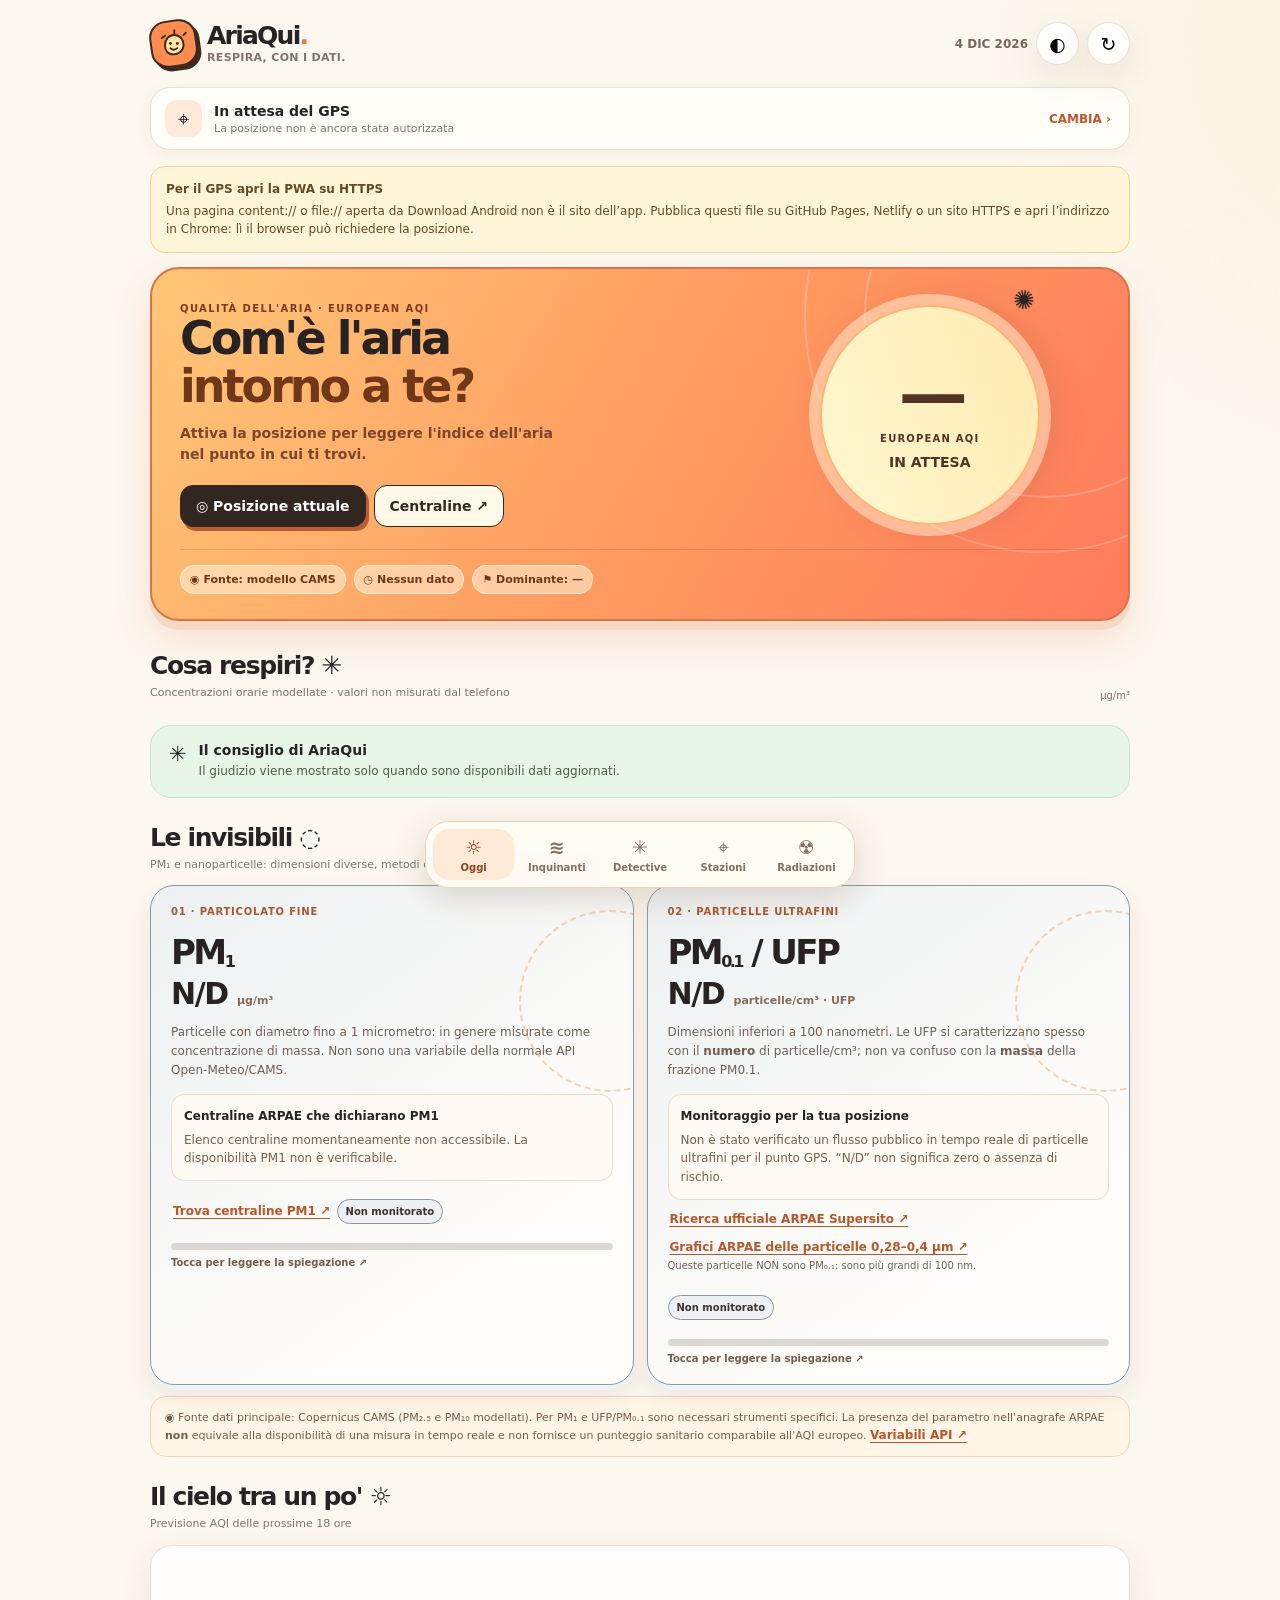
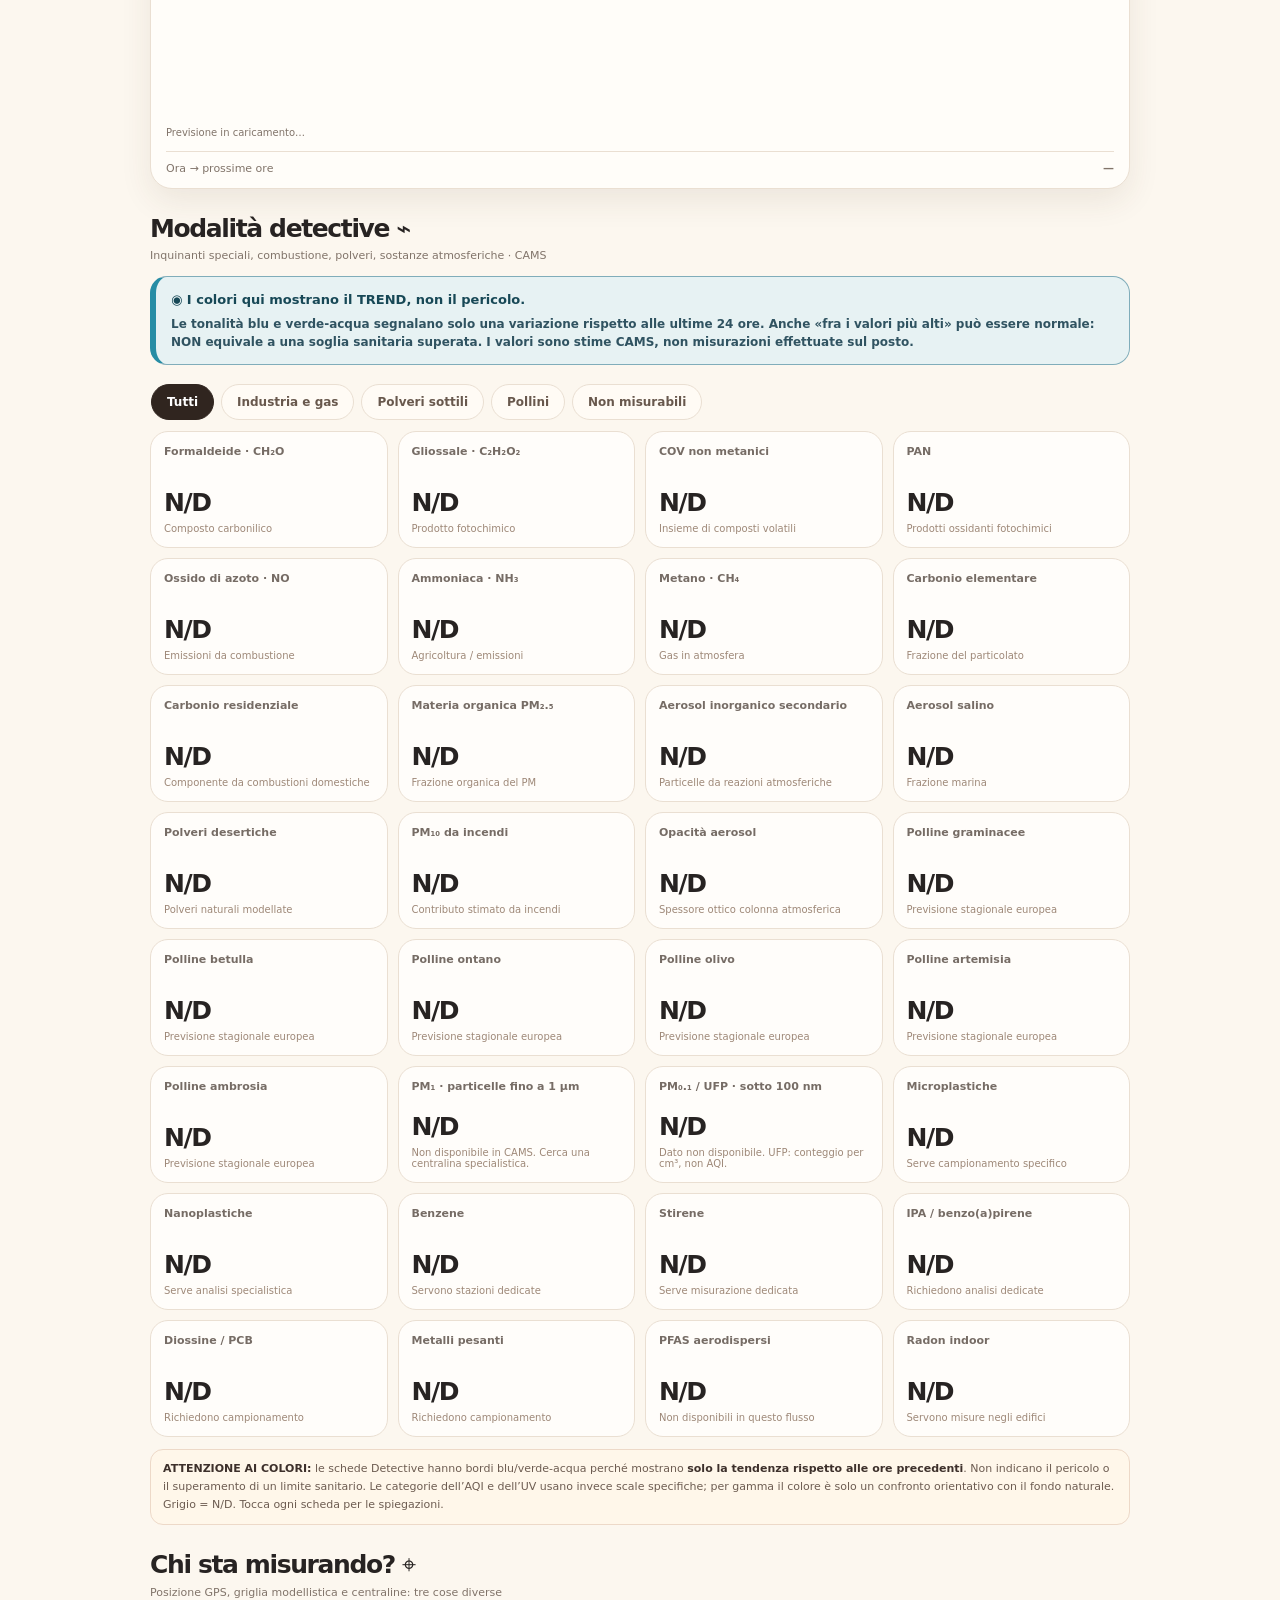
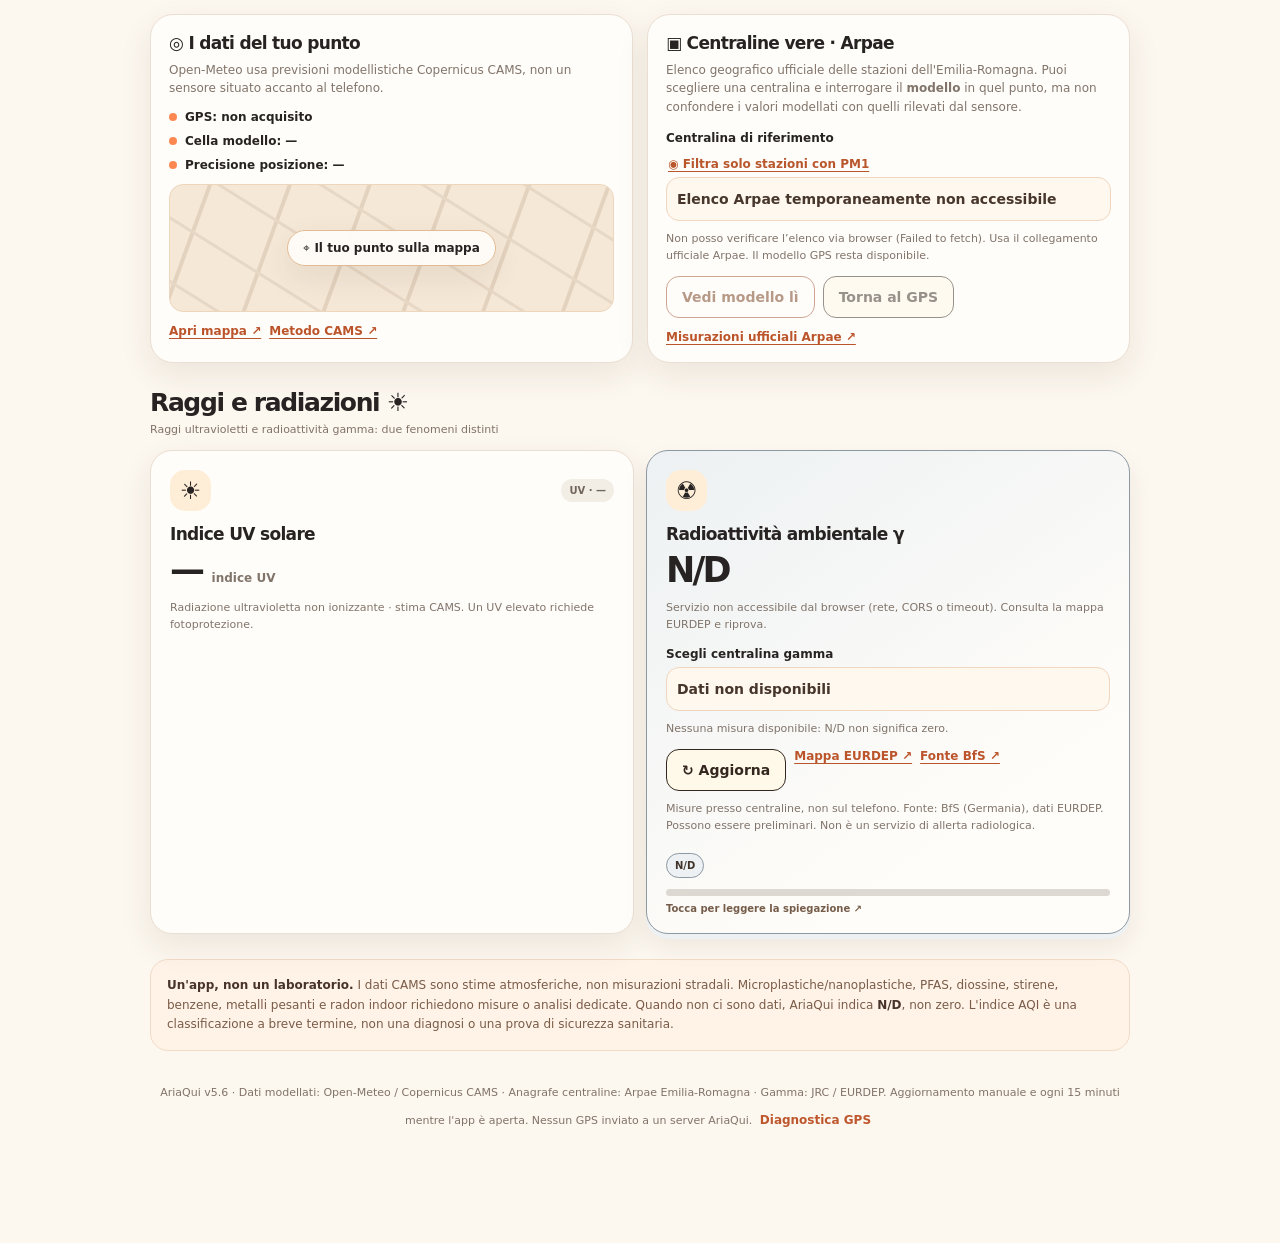
<file: ariaqui/index.html>
<!doctype html>
<html lang="it">
<head>
  <meta charset="utf-8">
  <meta name="viewport" content="width=device-width,initial-scale=1,viewport-fit=cover">
  <meta name="theme-color" content="#ff8852">
  <meta name="description" content="AriaQui: qualità dell'aria, inquinanti, AQI, UV, livelli spiegati e radioattività gamma EURDEP con GPS.">
  <meta name="apple-mobile-web-app-capable" content="yes">
  <meta name="apple-mobile-web-app-status-bar-style" content="default">
  <meta name="apple-mobile-web-app-title" content="AriaQui">
  <link rel="manifest" href="manifest.webmanifest">
  <link rel="stylesheet" href="score.css">
  <script defer src="score.js"></script>
  <link rel="apple-touch-icon" href="icons/icon.svg">
  <link rel="icon" href="icons/icon.svg" type="image/svg+xml">
  <title>AriaQui — Respira, con i dati.</title>
  <style>
    :root{font-family:ui-rounded,system-ui,-apple-system,BlinkMacSystemFont,"Segoe UI",sans-serif;color:#272322;background:#fcf7ef;font-synthesis:none;--ink:#272322;--muted:#81746a;--line:#eadfd2;--cream:#fcf7ef;--paper:#fffdf9;--orange:#ff8852;--tangerine:#fb6f39;--peach:#ffdfba;--shadow:0 12px 32px rgba(79,51,29,.09);--good:#13a876;--fair:#8dbd47;--mid:#eab73e;--poor:#f28d40;--bad:#e45862;--critical:#9660c8}
    *{box-sizing:border-box}
    html{scroll-behavior:smooth}
    body{margin:0;min-height:100vh;background:radial-gradient(circle at 110% 1%,#fff2de 0,transparent 420px),var(--cream);font-size:14px;-webkit-tap-highlight-color:transparent}
    button,input,select{font:inherit}button{cursor:pointer}button:disabled{opacity:.5;cursor:wait}
    button:focus-visible,input:focus-visible,select:focus-visible,a:focus-visible{outline:3px solid #488fd4;outline-offset:2px}
    .shell{max-width:1020px;margin:auto;padding:20px 20px 104px}
    .top{display:flex;align-items:center;justify-content:space-between;margin-bottom:20px;gap:12px}
    .brand{display:flex;align-items:center;gap:10px}.brandicon{width:47px;height:47px;background:#ff8d50;border:2px solid #3c2920;border-radius:17px;display:grid;place-items:center;transform:rotate(-8deg);box-shadow:3px 4px 0 #3c2920}.brandicon svg{width:31px;transform:rotate(8deg)}
    .brandtext b{font-weight:950;letter-spacing:-.07em;font-size:25px;line-height:1;display:block}.brandtext small{color:var(--muted);font-size:11px;letter-spacing:.03em;font-weight:650}
    .topright{display:flex;align-items:center;gap:8px}.topright span{font-weight:700;color:#77675d;font-size:12px}.roundbtn{width:43px;height:43px;border:1px solid var(--line);background:var(--paper);border-radius:50%;display:grid;place-items:center;box-shadow:var(--shadow);font-size:19px}
    .eyebrow{font-size:10px;font-weight:900;letter-spacing:.14em;text-transform:uppercase}
    .locationbar{background:#fffdf8;border:1px solid var(--line);border-radius:20px;display:flex;align-items:center;gap:12px;padding:12px 14px;box-shadow:0 5px 16px rgba(93,69,44,.05);margin-bottom:16px}
    .locpin{height:37px;width:37px;display:grid;place-items:center;border-radius:12px;background:#ffe9d9;font-size:20px}.locinfo{flex:1;min-width:0}.locinfo strong{display:block;font-size:14px;white-space:nowrap;overflow:hidden;text-overflow:ellipsis}.locinfo small{display:block;font-size:11px;color:var(--muted);margin-top:3px}.linkbtn{background:transparent;border:0;color:#be572d;font-weight:900;padding:8px 4px;font-size:12px;white-space:nowrap}
    .notice{display:none;background:#fff6d9;border:1px solid #f6d38b;padding:13px 15px;border-radius:15px;color:#674925;font-size:12px;line-height:1.55;margin-bottom:14px}.notice.visible{display:block}.notice strong{display:block;margin-bottom:3px}
    .hero{position:relative;overflow:hidden;min-height:310px;background:linear-gradient(120deg,#ffc778 0%,#ff9c61 51%,#ff7b5c 100%);border:2px solid #d87448;border-radius:29px;box-shadow:0 9px 0 #f4dac3,0 18px 36px rgba(226,105,46,.16);padding:25px 28px;margin-bottom:30px}
    .hero:before{content:"";position:absolute;width:360px;height:360px;border:2px solid #ffffff36;border-radius:50%;right:-100px;top:-135px}.hero:after{content:"";position:absolute;width:470px;height:470px;border:2px solid #ffffff30;border-radius:50%;right:-150px;top:-190px}
    .heroinner{position:relative;z-index:2;display:grid;grid-template-columns:1.25fr .75fr;align-items:center;gap:12px}
    .hero .eyebrow{color:#7f391e}.herohead{margin:0 0 11px;font-size:clamp(28px,4.2vw,46px);font-weight:950;letter-spacing:-.065em;line-height:1.05;max-width:600px}.herohead span{display:block;color:#713719}.herolead{margin:12px 0 20px;color:#79462c;font-size:14px;max-width:385px;line-height:1.5;font-weight:600}
    .heroactions{display:flex;flex-wrap:wrap;align-items:center;gap:8px}.btn{border:1.5px solid #34271f;border-radius:13px;padding:11px 15px;font-weight:900;display:inline-flex;align-items:center;justify-content:center;gap:7px;min-height:42px}.btn-dark{background:#312720;color:white;box-shadow:3px 4px 0 #b95e32}.btn-light{background:#fff9e9;color:#34271f}.btn-ghost{background:transparent;border-color:#9c5130;color:#723719}
    .aqiorb{position:relative;width:min(100%,242px);aspect-ratio:1/1;justify-self:center;display:grid;place-items:center}.orbouter{position:absolute;inset:0;border-radius:50%;background:conic-gradient(var(--scorecolor,#fff3c9) var(--percent,0%),#fff8df72 0);box-shadow:0 10px 30px #743b2520;transform:rotate(-90deg)}.orbouter:before{content:"";position:absolute;inset:11px;border-radius:50%;background:linear-gradient(160deg,#fff8d1,#ffeab0);border:2px solid #ffb476}.orbmain{position:relative;text-align:center;color:#523324}.orbmain .number{display:block;font-size:69px;font-weight:1000;letter-spacing:-.10em;line-height:1}.orbmain .unit{font-size:10px;font-weight:950;letter-spacing:.12em}.orbmain .grade{font-size:14px;font-weight:950;display:block;margin-top:9px}.orbface{position:absolute;font-size:26px;top:-9px;right:16px;transform:rotate(9deg)}
    .herobottom{position:relative;z-index:2;border-top:1px solid #9d4b2a38;padding-top:15px;margin-top:13px;display:flex;gap:8px;flex-wrap:wrap;color:#71351b;font-size:11px;font-weight:800}.tag{display:inline-flex;align-items:center;gap:6px;background:#fff4da88;padding:7px 9px;border:1px solid #ffffff89;border-radius:30px}
    .section{margin:25px 0}.sectionhead{display:flex;align-items:end;justify-content:space-between;gap:12px;margin-bottom:12px}.sectionhead h2{font-size:25px;letter-spacing:-.055em;margin:0;font-weight:950}.sectionhead p{color:var(--muted);font-size:11px;margin:5px 0 0;line-height:1.5}.tiny{font-size:10px;color:var(--muted)}
    .cards{display:grid;grid-template-columns:repeat(3,minmax(0,1fr));gap:12px}.card{background:var(--paper);border:1px solid var(--line);border-radius:22px;padding:17px;box-shadow:var(--shadow);min-width:0}.pollutant{position:relative;overflow:hidden;min-height:156px;display:flex;flex-direction:column}.poltop{display:flex;align-items:flex-start;justify-content:space-between;gap:7px}.polsymbol{font-size:25px;font-weight:950;letter-spacing:-.07em}.chip{font-size:10px;font-weight:900;padding:6px 8px;border-radius:30px;background:#f2eee5;color:#71655d;white-space:nowrap}.polname{font-size:11px;color:var(--muted);font-weight:700;margin-top:1px}.polvalue{margin-top:auto;font-size:31px;font-weight:950;letter-spacing:-.08em}.polvalue small{font-size:11px;letter-spacing:0;font-weight:800;color:#6b6056}.polextra{font-size:10px;color:var(--muted);margin-top:4px}.bar{width:100%;height:6px;background:#eee8db;overflow:hidden;border-radius:9px;margin-top:12px}.bar span{display:block;height:100%;width:0;background:#d9b89f;border-radius:9px}
    .insight{border-radius:21px;display:flex;gap:12px;align-items:start;padding:16px 18px;background:#e8f6e8;border:1px solid #c8e4c6;margin-top:12px}.insighticon{font-size:21px}.insight strong{display:block;font-weight:900;margin-bottom:4px}.insight p{margin:0;color:#476245;font-size:12px;line-height:1.55}
    .tabstrip{display:flex;gap:7px;overflow-x:auto;scrollbar-width:none;padding:3px 1px 11px}.tabstrip::-webkit-scrollbar{display:none}.pill{white-space:nowrap;border-radius:999px;border:1px solid var(--line);background:#fffbf5;color:#68584d;font-size:12px;font-weight:850;padding:10px 15px}.pill.active{background:#30251f;color:#fff;border-color:#30251f}
    .advanced{display:grid;grid-template-columns:repeat(4,minmax(0,1fr));gap:10px}.advcard{border:1px solid var(--line);background:#fffdfa;border-radius:18px;padding:13px;min-height:117px;display:flex;flex-direction:column}.advcard .name{color:#766c65;font-size:11px;font-weight:800;line-height:1.3}.advcard .val{font-size:25px;font-weight:950;margin-top:auto;letter-spacing:-.055em}.advcard .val small{font-size:10px;letter-spacing:0;color:#94887c}.advcard .desc{font-size:10px;color:#9e8878;margin-top:6px}
    .sourcegrid{display:grid;grid-template-columns:1fr 1fr;gap:14px}.sourcebox{background:#fffdf9;border:1px solid var(--line);border-radius:23px;padding:18px;box-shadow:var(--shadow)}.sourcebox h3{font-size:17px;margin:0 0 8px;letter-spacing:-.04em}.sourcebox p{font-size:12px;color:var(--muted);line-height:1.55;margin:0 0 12px}.sourcerow{display:flex;align-items:center;gap:8px;margin:10px 0;font-size:12px;font-weight:700}.sourcerow .bullet{width:8px;height:8px;background:var(--orange);border-radius:50%}.stationselect{width:100%;appearance:none;background:#fff8ee;border:1.5px solid #f0d6bf;border-radius:13px;padding:13px 10px;font-weight:800;color:#47362b;max-width:100%}.sourcefoot{margin-top:9px;font-size:11px;color:var(--muted);line-height:1.55}.inlineactions{display:flex;gap:8px;flex-wrap:wrap;margin-top:12px}a.inline{color:#bb542a;text-decoration:underline;text-underline-offset:3px;font-weight:850;font-size:12px}.mini-map{position:relative;background:#f5e8d7;border:1px solid #edd6bc;height:128px;border-radius:14px;overflow:hidden;margin-top:12px;display:flex;justify-content:center;align-items:center}.mini-map:before{content:"";position:absolute;inset:0;background:repeating-linear-gradient(32deg,transparent 0 23px,#e7d8c5 24px 26px,transparent 27px 54px),repeating-linear-gradient(110deg,transparent 0 35px,#e3d2be 36px 39px,transparent 40px 75px)}.minimap-pin{position:relative;z-index:1;display:flex;align-items:center;gap:10px;background:#fffdfaee;border:1px solid #e2bb94;border-radius:18px;padding:10px 15px;box-shadow:var(--shadow);font-size:12px;font-weight:900}
    .forecast{background:var(--paper);border:1px solid var(--line);border-radius:22px;padding:20px 15px 13px;box-shadow:var(--shadow)}.chart{height:162px;display:flex;align-items:end;gap:4px;margin-top:10px}.chartcol{flex:1;display:flex;flex-direction:column;align-items:center;justify-content:end;height:100%;gap:5px;min-width:0}.chartcol .stick{height:var(--h,25%);background:var(--c,#fac78f);border-radius:7px 7px 4px 4px;width:min(100%,28px);min-height:3px}.chartcol small{font-size:9px;color:#867970;font-weight:800}.chartcol.current .stick{outline:2px solid #573b28;outline-offset:2px}.chartlegend{display:flex;justify-content:space-between;align-items:center;color:var(--muted);font-size:11px;border-top:1px solid var(--line);padding-top:10px;margin-top:13px}
    .radiogrid{display:grid;grid-template-columns:1fr 1fr;gap:12px}.radiocard{border:1px solid var(--line);border-radius:22px;background:#fffdf9;padding:19px;box-shadow:var(--shadow);min-height:191px}.radiotop{display:flex;align-items:center;justify-content:space-between}.radioicon{width:41px;height:41px;display:grid;place-items:center;background:#ffeed7;border-radius:15px;font-size:24px}.radiocard h3{font-size:17px;letter-spacing:-.04em;margin:13px 0 6px}.radiocard .radioVal{font-size:35px;font-weight:950;letter-spacing:-.08em}.radiocard .radioVal small{font-size:12px;letter-spacing:0;color:var(--muted)}.radiocard p{font-size:11px;line-height:1.55;color:var(--muted);margin:9px 0}
    .caution{background:#fff3e7;border:1px solid #f2dbc7;border-radius:18px;padding:16px;font-size:12px;color:#795b48;line-height:1.6}.caution b{color:#473329}.missing{color:#9a8173!important}
    .footer{font-size:11px;color:var(--muted);margin-top:32px;text-align:center;line-height:1.75}
    .dock{position:fixed;bottom:max(12px,env(safe-area-inset-bottom));left:50%;transform:translateX(-50%);display:flex;gap:2px;justify-content:space-around;width:min(430px,calc(100vw - 28px));border:1px solid #e7d5c4;border-radius:24px;background:#fffcf5ed;box-shadow:0 9px 32px #7a553136;backdrop-filter:blur(16px);padding:7px;z-index:15}.dock button{flex:1;min-width:0;border:0;background:transparent;border-radius:16px;padding:7px 0;color:#856f61;font-size:10px;font-weight:950;display:grid;justify-items:center;gap:3px}.dock button span{font-size:19px}.dock button.active{background:#ffead8;color:#8f421e}
    dialog{border:0;border-radius:27px;padding:0;max-width:min(94vw,460px);width:100%;box-shadow:0 22px 100px #28170f45;background:#fffdf8;color:var(--ink)}dialog::backdrop{background:#34251a90;backdrop-filter:blur(3px)}.dialogbody{padding:24px}.dialogbody h2{font-size:25px;margin:0 0 12px;letter-spacing:-.05em}.dialogbody p{color:var(--muted);line-height:1.6}.fieldlabel{display:block;font-size:12px;font-weight:900;margin:14px 0 6px}.field{width:100%;border:1px solid #e8d6c7;border-radius:13px;padding:12px;background:#fff8ed;outline:0;font-size:16px}.field:focus{border-color:#f4814e}.dialogactions{display:flex;gap:8px;justify-content:flex-end;margin-top:15px}.errorhint{color:#c44a39;font-weight:700;font-size:12px}.diag{background:#f7f0e8;padding:12px;border-radius:14px;font-size:12px;line-height:1.8;overflow-wrap:anywhere;color:#644e42}
    @media(max-width:650px){.shell{padding:14px 13px 105px}.top{margin-bottom:17px}.topright span{display:none}.hero{padding:20px 19px 17px;border-radius:24px;min-height:auto}.heroinner{grid-template-columns:1fr 144px;gap:1px}.herohead{font-size:29px;margin-top:2px}.herolead{font-size:11px;line-height:1.45;margin:8px 0 14px;max-width:195px}.aqiorb{width:148px;transform:translate(12px,4px)}.orbouter:before{inset:8px}.orbmain .number{font-size:45px}.orbmain .grade{font-size:11px;margin-top:6px}.orbface{font-size:19px;right:5px;top:-10px}.heroactions .btn{font-size:11px;padding:9px 10px;min-height:37px}.herobottom{font-size:10px;padding-top:12px}.tag{padding:6px 7px}.sectionhead h2{font-size:22px}.cards{grid-template-columns:repeat(2,minmax(0,1fr));gap:9px}.card{padding:14px;border-radius:18px}.pollutant{min-height:148px}.polvalue{font-size:29px}.advanced{grid-template-columns:repeat(2,minmax(0,1fr))}.sourcegrid{grid-template-columns:1fr}.radiogrid{grid-template-columns:1fr 1fr}.radiocard{padding:14px;min-height:197px}.radiocard h3{font-size:15px}.radiocard .radioVal{font-size:28px}.radioicon{width:36px;height:36px}.notice{font-size:11px}}
    @media(max-width:375px){.heroinner{grid-template-columns:1fr 128px}.aqiorb{width:132px}.herohead{font-size:26px}.herolead{font-size:10px}.radiogrid{grid-template-columns:1fr}.polsymbol{font-size:23px}}
    @media(prefers-reduced-motion:no-preference){.brandicon{animation:sway 8s ease-in-out infinite}@keyframes sway{0%,100%{transform:rotate(-8deg)}50%{transform:rotate(3deg)}}}
    @media(prefers-color-scheme:dark){body.darkmode{filter:none;background:#241e1b;color:#fff3ea}body.darkmode .card,body.darkmode .sourcebox,body.darkmode .radiocard,body.darkmode .forecast,body.darkmode .locationbar,body.darkmode .advcard{background:#372d29;color:#fff3ea;border-color:#58463e}body.darkmode .sectionhead p,body.darkmode .polname,body.darkmode .polvalue small,body.darkmode .tiny,body.darkmode .polextra,body.darkmode .sourcebox p,body.darkmode .sourcefoot,body.darkmode .radiocard p{color:#d1b6a4}body.darkmode .sectionhead h2{color:#fff5e9}body.darkmode .topright span{color:#e1baa0}}

    /* AriaQui v5.4.1 · ultrafine explorer */
    .nano-panel{display:grid;grid-template-columns:repeat(2,minmax(0,1fr));gap:13px}
    .nano-card{position:relative;overflow:hidden;padding:20px;border:1.5px solid #e9d7c7;border-radius:24px;background:#fffdf9;box-shadow:var(--shadow);min-width:0}
    .nano-card:after{content:"";position:absolute;width:178px;height:178px;border:2px dashed #e89c6970;border-radius:50%;right:-68px;top:24px;pointer-events:none}
    .nano-card.ufp{background:linear-gradient(135deg,#fff3e7,#fffdfa 75%)}
    .nano-card.pm1{background:linear-gradient(135deg,#fff4e2,#fffdfa 72%)}
    .nano-eyebrow{font-size:10px;letter-spacing:.08em;font-weight:950;text-transform:uppercase;color:#aa572e}
    .nano-pill{display:inline-block;padding:5px 8px;border-radius:100px;border:1px solid #e7c3ae;color:#8b4b2c;font-size:10px;font-weight:900;background:#ffebd9;margin:7px 0 0}
    .nano-card h3{font-size:34px;letter-spacing:-.075em;font-weight:950;margin:15px 0 4px}
    .nano-card h3 sub{font-size:16px;vertical-align:baseline;position:relative;bottom:-.18em}
    .nano-measure{font-size:30px;letter-spacing:-.045em;font-weight:950}.nano-measure small{font-size:11px;letter-spacing:0;color:#846c59;font-weight:750}
    .nano-card p{font-size:12px;color:#735f52;line-height:1.55;max-width:95%}
    .nano-source{background:#fffaf3;border:1px solid #e9dbce;border-radius:13px;padding:12px;margin:15px 0 10px;font-size:12px;line-height:1.55;position:relative;z-index:1}
    .nano-source strong{display:block;font-weight:900;margin-bottom:5px}
    .nano-source span{display:block;color:#785f50}
    .nano-link{border:0;background:transparent;padding:6px 2px;color:#b8562c;font-size:12px;font-weight:900;text-decoration:underline;text-underline-offset:3px}
    .nano-note{margin-top:11px;padding:12px 14px;border-radius:16px;border:1px solid #e9d8bf;background:#fff6e8;color:#785c48;font-size:11px;line-height:1.55}
    body.darkmode .nano-card{background:#382e29;border-color:#665041;color:#f9e5d8}
    body.darkmode .nano-card p,body.darkmode .nano-source span,body.darkmode .nano-measure small{color:#ead0bd}
    body.darkmode .nano-source,body.darkmode .nano-note{background:#45382f;color:#f8e3cf;border-color:#6a5040}
    @media(max-width:650px){.nano-panel{grid-template-columns:1fr}.nano-card{padding:17px}.nano-card h3{margin-top:9px}}
  </style>
</head>
<body>
 <div class="shell">
  <header class="top">
   <div class="brand"><div class="brandicon" aria-hidden="true"><svg viewBox="0 0 40 40"><path d="M9 22c0-7 5-13 12-13S33 15 33 22 27 34 20 34 9 29 9 22Z" fill="#ffe4a8" stroke="#3b281f" stroke-width="2.5"/><circle cx="16" cy="20" r="1.8" fill="#3b281f"/><circle cx="25" cy="20" r="1.8" fill="#3b281f"/><path d="M16 26q4 4 9 0" fill="none" stroke="#3b281f" stroke-width="2.3" stroke-linecap="round"/><path d="M5 13l4-3M33 9l3-3M21 3v4" stroke="#3b281f" stroke-width="2.5" stroke-linecap="round"/></svg></div><div class="brandtext"><b>AriaQui<span style="color:#ef7542">.</span></b><small>RESPIRA, CON I DATI.</small></div></div>
   <div class="topright"><span id="dateTop">OGGI</span><button id="themeBtn" class="roundbtn" title="Alterna tema" aria-label="Alterna tema">◐</button><button id="refreshBtn" class="roundbtn" title="Aggiorna" aria-label="Aggiorna posizione e dati">↻</button></div>
  </header>
  <div class="locationbar"><div class="locpin">⌖</div><div class="locinfo"><strong id="where">In attesa del GPS</strong><small id="whereDetails">La posizione non è ancora stata autorizzata</small></div><button class="linkbtn" id="changeLocation">CAMBIA ›</button></div>
  <div class="notice" id="notice" role="status" aria-live="polite"></div>
  <section class="hero" id="home" aria-label="Indice di qualità dell'aria">
   <div class="heroinner"><div><div class="eyebrow">QUALITÀ DELL'ARIA · EUROPEAN AQI</div><h1 class="herohead" id="heroTitle">Com'è l'aria<span>intorno a te?</span></h1><p class="herolead" id="heroLead">Attiva la posizione per leggere l'indice dell'aria nel punto in cui ti trovi.</p><div class="heroactions"><button class="btn btn-dark" id="gpsBtn">◎ Posizione attuale</button><button class="btn btn-light" id="showSources">Centraline ↗</button></div></div>
    <div class="aqiorb" aria-label="Indice AQI"><div class="orbouter" id="orb"></div><div class="orbmain"><span class="number" id="aqiNumber">—</span><span class="unit">EUROPEAN AQI</span><span class="grade" id="aqiGrade">IN ATTESA</span></div><div class="orbface" id="orbFace">✺</div></div></div>
   <div class="herobottom"><span class="tag" id="dataType">◉ Fonte: modello CAMS</span><span class="tag" id="lastUpdated">◷ Nessun dato</span><span class="tag" id="dominant">⚑ Dominante: —</span></div>
  </section>
  <section class="section" id="pollutants"><div class="sectionhead"><div><h2>Cosa respiri? <span aria-hidden="true">✳</span></h2><p>Concentrazioni orarie modellate · valori non misurati dal telefono</p></div><small class="tiny">µg/m³</small></div><div class="cards" id="coreCards"></div><div class="insight"><span class="insighticon" aria-hidden="true">✳</span><div><strong id="adviceTitle">Il consiglio di AriaQui</strong><p id="advice">Il giudizio viene mostrato solo quando sono disponibili dati aggiornati.</p></div></div></section>

  <section class="section" id="ultrafines" aria-label="PM1 e particelle ultrafini">
   <div class="sectionhead"><div><h2>Le invisibili <span aria-hidden="true">◌</span></h2><p>PM₁ e nanoparticelle: dimensioni diverse, metodi diversi, niente numeri inventati.</p></div></div>
   <div class="nano-panel">
    <article class="nano-card pm1">
     <div class="nano-eyebrow">01 · PARTICOLATO FINE</div><span class="nano-pill">MISURA SPECIALISTICA</span>
     <h3>PM<sub>1</sub></h3><div class="nano-measure" aria-label="PM1 non disponibile">N/D <small>µg/m³</small></div>
     <p>Particelle con diametro fino a 1 micrometro: in genere misurate come concentrazione di massa. Non sono una variabile della normale API Open-Meteo/CAMS.</p>
     <div class="nano-source"><strong>Centraline ARPAE che dichiarano PM1</strong><span id="pm1StationStatus" role="status">Verifica dell'anagrafe ARPAE in corso…</span></div>
     <button class="nano-link" id="nanoFindPm1" type="button">Trova centraline PM1 ↗</button>
    </article>
    <article class="nano-card ufp">
     <div class="nano-eyebrow">02 · PARTICELLE ULTRAFINI</div><span class="nano-pill">NON COPERTE DALL'AQI</span>
     <h3>PM<sub>0.1</sub> / UFP</h3><div class="nano-measure" aria-label="Concentrazione ultrafini non disponibile">N/D <small>particelle/cm³ · UFP</small></div>
     <p>Dimensioni inferiori a 100 nanometri. Le UFP si caratterizzano spesso con il <b>numero</b> di particelle/cm³; non va confuso con la <b>massa</b> della frazione PM0.1.</p>
     <div class="nano-source"><strong>Monitoraggio per la tua posizione</strong><span>Non è stato verificato un flusso pubblico in tempo reale di particelle ultrafini per il punto GPS. “N/D” non significa zero o assenza di rischio.</span></div>
     <a class="nano-link" href="https://www.arpae.it/it/temi-ambientali/aria/scopri-di-piu/progetti-speciali/progetto-supersito" target="_blank" rel="noopener noreferrer">Ricerca ufficiale ARPAE Supersito ↗</a><p><a class="nano-link" href="https://www.arpae.it/it/temi-ambientali/aria/dati-qualita-aria/inquinanti-non-convenzionali" target="_blank" rel="noopener noreferrer">Grafici ARPAE delle particelle 0,28–0,4 µm ↗</a><br><small>Queste particelle NON sono PM₀.₁: sono più grandi di 100 nm.</small></p>
    </article>
   </div>
   <div class="nano-note">◉ Fonte dati principale: Copernicus CAMS (PM₂.₅ e PM₁₀ modellati). Per PM₁ e UFP/PM₀.₁ sono necessari strumenti specifici. La presenza del parametro nell'anagrafe ARPAE <b>non</b> equivale alla disponibilità di una misura in tempo reale e non fornisce un punteggio sanitario comparabile all'AQI europeo. <a class="inline" href="https://open-meteo.com/en/docs/air-quality-api" target="_blank" rel="noopener noreferrer">Variabili API ↗</a></div>
  </section>
  <section class="section" id="forecast"><div class="sectionhead"><div><h2>Il cielo tra un po' <span aria-hidden="true">☼</span></h2><p>Previsione AQI delle prossime 18 ore</p></div></div><div class="forecast"><div class="chart" id="forecastChart"><div class="tiny">Previsione in caricamento…</div></div><div class="chartlegend"><span>Ora → prossime ore</span><strong id="forecastMax">—</strong></div></div></section>
  <section class="section" id="advanced"><div class="sectionhead"><div><h2>Modalità detective <span aria-hidden="true">⌁</span></h2><p>Inquinanti speciali, combustione, polveri, sostanze atmosferiche · CAMS</p></div></div><div class="detective-explainer" role="note"><strong>◉ I colori qui mostrano il TREND, non il pericolo.</strong><span>Le tonalità blu e verde-acqua segnalano solo una variazione rispetto alle ultime 24 ore. Anche «fra i valori più alti» può essere normale: <b>NON</b> equivale a una soglia sanitaria superata. I valori sono <b>stime CAMS</b>, non misurazioni effettuate sul posto.</span></div><div class="tabstrip" role="tablist" aria-label="Tipo di contaminanti"><button class="pill active" data-filter="all">Tutti</button><button class="pill" data-filter="industry">Industria e gas</button><button class="pill" data-filter="dust">Polveri sottili</button><button class="pill" data-filter="pollen">Pollini</button><button class="pill" data-filter="unavailable">Non misurabili</button></div><div class="advanced" id="advCards"></div></section>
  <section class="section" id="sources"><div class="sectionhead"><div><h2>Chi sta misurando? <span aria-hidden="true">⌖</span></h2><p>Posizione GPS, griglia modellistica e centraline: tre cose diverse</p></div></div><div class="sourcegrid"><article class="sourcebox"><h3>◎ I dati del tuo punto</h3><p>Open-Meteo usa previsioni modellistiche Copernicus CAMS, non un sensore situato accanto al telefono.</p><div class="sourcerow"><span class="bullet"></span><span id="gpsCoords">GPS: non acquisito</span></div><div class="sourcerow"><span class="bullet"></span><span id="modelCoords">Cella modello: —</span></div><div class="sourcerow"><span class="bullet"></span><span id="gpsQuality">Precisione posizione: —</span></div><div class="mini-map"><div class="minimap-pin" id="mapCaption">⌖ Il tuo punto sulla mappa</div></div><div class="inlineactions"><a id="mapLink" class="inline" href="https://www.openstreetmap.org" target="_blank" rel="noopener noreferrer">Apri mappa ↗</a><a href="https://open-meteo.com/en/docs/air-quality-api" class="inline" target="_blank" rel="noopener noreferrer">Metodo CAMS ↗</a></div></article>
   <article class="sourcebox"><h3>▣ Centraline vere · Arpae</h3><p>Elenco geografico ufficiale delle stazioni dell'Emilia-Romagna. Puoi scegliere una centralina e interrogare il <b>modello</b> in quel punto, ma non confondere i valori modellati con quelli rilevati dal sensore.</p><label for="stationSelect" class="fieldlabel">Centralina di riferimento</label><button type="button" id="pm1StationFilter" class="nano-link" aria-pressed="false">◉ Filtra solo stazioni con PM1</button><select id="stationSelect" class="stationselect"><option value="">Caricamento elenco centraline…</option></select><div class="sourcefoot" id="stationDetails">Sto cercando le centraline ufficiali Arpae.</div><div class="inlineactions"><button class="btn btn-ghost" id="stationModel" disabled>Vedi modello lì</button><button class="btn btn-light" id="returnGps" disabled>Torna al GPS</button></div><div class="inlineactions"><a href="https://www.arpae.it/it/temi-ambientali/aria/dati-qualita-aria/stazioni-fisse" class="inline" target="_blank" rel="noopener noreferrer">Misurazioni ufficiali Arpae ↗</a></div></article></div></section>
  <section class="section" id="radiation"><div class="sectionhead"><div><h2>Raggi e radiazioni <span aria-hidden="true">☀</span></h2><p>Raggi ultravioletti e radioattività gamma: due fenomeni distinti</p></div></div><div class="radiogrid"><article class="radiocard"><div class="radiotop"><div class="radioicon">☀</div><span class="chip" id="uvLevel">UV · —</span></div><h3>Indice UV solare</h3><div class="radioVal"><span id="uvValue">—</span> <small>indice UV</small></div><p>Radiazione ultravioletta non ionizzante · stima CAMS. Un UV elevato richiede fotoprotezione.</p></article><article class="radiocard"><div class="radiotop"><div class="radioicon">☢</div><span class="chip" id="gammaLevel">EURDEP · JRC</span></div><h3>Radioattività ambientale γ</h3><div class="radioVal" id="gammaReadout"><span id="gammaValue">—</span> <small id="gammaUnit">µSv/h</small></div><p id="gammaStatus" role="status" aria-live="polite">Cerco misure gamma reali EURDEP…</p><label class="fieldlabel" for="gammaStation">Scegli centralina gamma</label><select id="gammaStation" class="stationselect"><option>Caricamento stazioni italiane…</option></select><div id="gammaMeta" class="sourcefoot">Stazione, distanza GPS, ora e validazione in caricamento.</div><div class="inlineactions"><button id="gammaRefresh" class="btn btn-light" type="button">↻ Aggiorna</button><a class="inline" href="https://remap.jrc.ec.europa.eu/" target="_blank" rel="noopener noreferrer">Mappa EURDEP ↗</a><a class="inline" href="https://www.imis.bfs.de/ogc/opendata/ows?service=WFS&amp;version=2.0.0&amp;request=GetFeature&amp;typeNames=opendata%3Aeurdep_latestValue&amp;outputFormat=application%2Fjson&amp;count=5&amp;CQL_FILTER=id%20LIKE%20%27IT%25%27" target="_blank" rel="noopener noreferrer" title="Accesso GIS BfS">Fonte BfS ↗</a></div><p class="sourcefoot">Misure presso centraline, non sul telefono. Fonte: BfS (Germania), dati EURDEP. Possono essere preliminari. Non è un servizio di allerta radiologica.</p></article></div></section>
  <section class="section"><div class="caution"><b>Un'app, non un laboratorio.</b> I dati CAMS sono stime atmosferiche, non misurazioni stradali. Microplastiche/nanoplastiche, PFAS, diossine, stirene, benzene, metalli pesanti e radon indoor richiedono misure o analisi dedicate. Quando non ci sono dati, AriaQui indica <b>N/D</b>, non zero. L'indice AQI è una classificazione a breve termine, non una diagnosi o una prova di sicurezza sanitaria.</div></section>
  <footer class="footer">AriaQui v5.6 · Dati modellati: Open-Meteo / Copernicus CAMS · Anagrafe centraline: Arpae Emilia-Romagna · Gamma: JRC / EURDEP. Aggiornamento manuale e ogni 15 minuti mentre l'app è aperta. Nessun GPS inviato a un server AriaQui. <button class="linkbtn" id="diagBtn">Diagnostica GPS</button></footer>
 </div>
 <nav class="dock" aria-label="Navigazione"><button class="active" data-go="home"><span>☼</span>Oggi</button><button data-go="pollutants"><span>≋</span>Inquinanti</button><button data-go="advanced"><span>✳</span>Detective</button><button data-go="sources"><span>⌖</span>Stazioni</button><button data-go="radiation"><span>☢</span>Radiazioni</button></nav>
 <dialog id="locationDialog"><div class="dialogbody"><div class="eyebrow">POSIZIONE</div><h2>Dove guardiamo? ⌖</h2><p>La posizione GPS funziona da Chrome Android o Safari iOS se la pagina è pubblicata in HTTPS. Se preferisci, cerca una città.</p><button id="modalGps" class="btn btn-dark" style="width:100%">◎ Usa il GPS di questo telefono</button><label class="fieldlabel" for="cityInput">Oppure cerca una città</label><input id="cityInput" class="field" type="search" placeholder="Es. Ferrara, Bologna, Padova" autocomplete="off"><div class="dialogactions"><button id="citySearch" class="btn btn-light">Cerca</button><button id="closeLoc" class="btn btn-ghost">Chiudi</button></div><div id="cityMatches"></div></div></dialog>
 <dialog id="diagDialog"><div class="dialogbody"><div class="eyebrow">STRUMENTI</div><h2>Diagnostica GPS</h2><div id="diagContent" class="diag"></div><div class="dialogactions"><button id="closeDiag" class="btn btn-dark">Chiudi</button></div></div></dialog>
 <script>
/* AriaQui 5 — client-only, HTTPS-first, no fabricated sensor measurements */
(()=>{'use strict';
const $=id=>document.getElementById(id), $$=s=>Array.from(document.querySelectorAll(s));
const API='https://air-quality-api.open-meteo.com/v1/air-quality';
const STATIONS='https://servizi-gis.arpae.it/server/rest/services/Geoportal/ARIAQualita/MapServer/0/query';
const GAMMA_API='https://www.imis.bfs.de/ogc/opendata/ows';
const CITY_API='https://geocoding-api.open-meteo.com/v1/search';
const CORE=[
 {key:'pm2_5',symbol:'PM₂.₅',name:'Polveri ultrafini respirabili*',aqi:'european_aqi_pm2_5',desc:'Particelle ≤2,5 µm'},
 {key:'pm10',symbol:'PM₁₀',name:'Polveri inalabili',aqi:'european_aqi_pm10',desc:'Particelle ≤10 µm'},
 {key:'nitrogen_dioxide',symbol:'NO₂',name:'Biossido di azoto',aqi:'european_aqi_nitrogen_dioxide',desc:'Traffico e combustioni'},
 {key:'ozone',symbol:'O₃',name:'Ozono troposferico',aqi:'european_aqi_ozone',desc:'Smog fotochimico'},
 {key:'sulphur_dioxide',symbol:'SO₂',name:'Biossido di zolfo',aqi:'european_aqi_sulphur_dioxide',desc:'Combustioni e industria'},
 {key:'carbon_monoxide',symbol:'CO',name:'Monossido di carbonio',aqi:null,desc:'Combustione incompleta'}
];
// PM2.5 particles are not automatically "ultrafine" (<0.1 µm); the symbol is corrected below in UI.
CORE[0].name='Polveri fini';
const ADV=[
 {key:'formaldehyde',title:'Formaldeide · CH₂O',group:'industry',desc:'Composto carbonilico',unit:'µg/m³'},
 {key:'glyoxal',title:'Gliossale · C₂H₂O₂',group:'industry',desc:'Prodotto fotochimico',unit:'µg/m³'},
 {key:'non_methane_volatile_organic_compounds',title:'COV non metanici',group:'industry',desc:'Insieme di composti volatili',unit:'µg/m³'},
 {key:'peroxyacyl_nitrates',title:'PAN',group:'industry',desc:'Prodotti ossidanti fotochimici',unit:'µg/m³'},
 {key:'nitrogen_monoxide',title:'Ossido di azoto · NO',group:'industry',desc:'Emissioni da combustione',unit:'µg/m³'},
 {key:'ammonia',title:'Ammoniaca · NH₃',group:'industry',desc:'Agricoltura / emissioni',unit:'µg/m³'},
 {key:'methane',title:'Metano · CH₄',group:'industry',desc:'Gas in atmosfera',unit:'µg/m³'},
 {key:'total_elementary_carbon',title:'Carbonio elementare',group:'dust',desc:'Frazione del particolato',unit:'µg/m³'},
 {key:'residential_elementary_carbon',title:'Carbonio residenziale',group:'dust',desc:'Componente da combustioni domestiche',unit:'µg/m³'},
 {key:'pm2_5_total_organic_matter',title:'Materia organica PM₂.₅',group:'dust',desc:'Frazione organica del PM',unit:'µg/m³'},
 {key:'secondary_inorganic_aerosol',title:'Aerosol inorganico secondario',group:'dust',desc:'Particelle da reazioni atmosferiche',unit:'µg/m³'},
 {key:'sea_salt_aerosol',title:'Aerosol salino',group:'dust',desc:'Frazione marina',unit:'µg/m³'},
 {key:'dust',title:'Polveri desertiche',group:'dust',desc:'Polveri naturali modellate',unit:'µg/m³'},
 {key:'pm10_wildfires',title:'PM₁₀ da incendi',group:'dust',desc:'Contributo stimato da incendi',unit:'µg/m³'},
 {key:'aerosol_optical_depth',title:'Opacità aerosol',group:'dust',desc:'Spessore ottico colonna atmosferica',unit:''},
 {key:'grass_pollen',title:'Polline graminacee',group:'pollen',desc:'Previsione stagionale europea',unit:'grani/m³'},
 {key:'birch_pollen',title:'Polline betulla',group:'pollen',desc:'Previsione stagionale europea',unit:'grani/m³'},
 {key:'alder_pollen',title:'Polline ontano',group:'pollen',desc:'Previsione stagionale europea',unit:'grani/m³'},
 {key:'olive_pollen',title:'Polline olivo',group:'pollen',desc:'Previsione stagionale europea',unit:'grani/m³'},
 {key:'mugwort_pollen',title:'Polline artemisia',group:'pollen',desc:'Previsione stagionale europea',unit:'grani/m³'},
 {key:'ragweed_pollen',title:'Polline ambrosia',group:'pollen',desc:'Previsione stagionale europea',unit:'grani/m³'},
 {key:'pm1_no_data',title:'PM₁ · particelle fino a 1 µm',group:'unavailable',desc:'Non disponibile in CAMS. Cerca una centralina specialistica.',unit:'µg/m³'},
 {key:'ufp_no_data',title:'PM₀.₁ / UFP · sotto 100 nm',group:'unavailable',desc:'Dato non disponibile. UFP: conteggio per cm³, non AQI.',unit:'particelle/cm³'},
 {key:'microplastics',title:'Microplastiche',group:'unavailable',desc:'Serve campionamento specifico',unit:''},
 {key:'nanoplastics',title:'Nanoplastiche',group:'unavailable',desc:'Serve analisi specialistica',unit:''},
 {key:'benzene',title:'Benzene',group:'unavailable',desc:'Servono stazioni dedicate',unit:''},
 {key:'styrene',title:'Stirene',group:'unavailable',desc:'Serve misurazione dedicata',unit:''},
 {key:'pahs',title:'IPA / benzo(a)pirene',group:'unavailable',desc:'Richiedono analisi dedicate',unit:''},
 {key:'dioxins',title:'Diossine / PCB',group:'unavailable',desc:'Richiedono campionamento',unit:''},
 {key:'metals',title:'Metalli pesanti',group:'unavailable',desc:'Richiedono campionamento',unit:''},
 {key:'pfas',title:'PFAS aerodispersi',group:'unavailable',desc:'Non disponibili in questo flusso',unit:''},
 {key:'radon',title:'Radon indoor',group:'unavailable',desc:'Servono misure negli edifici',unit:''}
];
const HOURLY=['european_aqi',...CORE.map(x=>x.key),...CORE.filter(x=>x.aqi).map(x=>x.aqi),'uv_index',...ADV.filter(x=>x.group!=='unavailable').map(x=>x.key)];
const CURRENT=['european_aqi',...CORE.map(x=>x.key),'uv_index'];
const LEVELS=[
 {max:20,label:'Buona',color:'#13a876',face:'☺',advice:'Condizioni favorevoli per le normali attività all’aperto per la maggior parte delle persone.'},
 {max:40,label:'Discreta',color:'#85b743',face:'◡',advice:'Qualità generalmente accettabile. Le persone particolarmente sensibili possono prestare attenzione ai sintomi.'},
 {max:60,label:'Moderata',color:'#dca528',face:'•ᴗ•',advice:'In caso di sensibilità respiratoria, valuta di ridurre gli sforzi fisici intensi all’aperto.'},
 {max:80,label:'Scarsa',color:'#ed7d35',face:'◔',advice:'Valuta di ridurre l’attività intensa all’aperto; le persone sensibili dovrebbero limitarla maggiormente.'},
 {max:100,label:'Molto scarsa',color:'#df4e5d',face:'☹',advice:'Riduci l’attività fisica all’aperto. Per i gruppi sensibili è opportuno evitare sforzi intensi.'},
 {max:Infinity,label:'Estremamente scarsa',color:'#9555c1',face:'!',advice:'Evita o limita fortemente gli sforzi fisici all’aperto, soprattutto nei gruppi vulnerabili.'}
];
let gpsPos=null, activePos=null, selectedStation=null, stations=[], data=null, currentMode='gps', activeRequest=0, gpsWatch=null, lastAtmosphereFetch=0, forecastIndex=0, activeFilter='all', lastLocationError='—', permissionState='sconosciuto', demo=false, pmOnly=false, stationLoadError=false, gammaStations=[], gammaChosenId='', gammaUpdated=0, gammaPending=false;
const today=()=>new Intl.DateTimeFormat('it-IT',{day:'numeric',month:'short',year:'numeric'}).format(new Date());
$('dateTop').textContent=today().toUpperCase();
function safeNum(v){return typeof v==='number'&&Number.isFinite(v)?v:null}
function fmt(v,dec=1){const n=safeNum(v);if(n===null)return 'N/D';return new Intl.NumberFormat('it-IT',{maximumFractionDigits:dec,minimumFractionDigits:dec}).format(n)}
function km(lat1,lon1,lat2,lon2){let r=x=>x*Math.PI/180,a=Math.sin(r(lat2-lat1)/2)**2+Math.cos(r(lat1))*Math.cos(r(lat2))*Math.sin(r(lon2-lon1)/2)**2;return 12742*Math.atan2(Math.sqrt(a),Math.sqrt(1-a))}
function level(v){if(safeNum(v)===null)return null;return LEVELS.find(x=>v<=x.max)||LEVELS.at(-1)}
function aqiPercent(v){return `${Math.max(0,Math.min(100,(safeNum(v)||0)))}%`}
function showNotice(title,msg){$('notice').innerHTML='';const s=document.createElement('strong');s.textContent=title;$('notice').append(s,document.createTextNode(msg));$('notice').classList.add('visible')}
function hideNotice(){$('notice').classList.remove('visible')}
function displayPlace(pos){if(!pos)return;$('where').textContent=pos.name||(pos.source==='gps'?'La tua posizione GPS':'Punto selezionato');$('whereDetails').textContent=`${fmt(pos.lat,5)}, ${fmt(pos.lon,5)} · ${pos.source==='gps'?'GPS reale':pos.source==='station'?'Punto della centralina':'Città cercata'}`;$('gpsCoords').textContent=gpsPos?`GPS: ${fmt(gpsPos.lat,5)}, ${fmt(gpsPos.lon,5)}`:'GPS: non acquisito';$('gpsQuality').textContent=gpsPos&&safeNum(gpsPos.accuracy)!==null?`Precisione GPS: ±${Math.round(gpsPos.accuracy)} m`:'Precisione GPS: N/D';$('mapCaption').textContent=pos.source==='gps'?'⌖ Coordinate GPS rilevate':`⌖ ${pos.name||'Località selezionata'}`;$('mapLink').href=`https://www.openstreetmap.org/?mlat=${pos.lat}&mlon=${pos.lon}#map=12/${pos.lat}/${pos.lon}`;$('returnGps').disabled=!gpsPos}
async function reversePlace(pos){ // Non bloccare la richiesta di qualità dell'aria in attesa della geocodifica.
 if(pos.source!=='gps')return;
 try{const u=new URL('https://nominatim.openstreetmap.org/reverse');u.searchParams.set('lat',pos.lat);u.searchParams.set('lon',pos.lon);u.searchParams.set('format','jsonv2');u.searchParams.set('zoom','12');u.searchParams.set('addressdetails','1');const c=new AbortController();const timer=setTimeout(()=>c.abort(),6500);let r=await fetch(u,{signal:c.signal,headers:{Accept:'application/json'}});clearTimeout(timer);if(!r.ok)throw Error('Reverse non disponibile');const j=await r.json();let name=j.address?.city||j.address?.town||j.address?.village||j.address?.municipality||j.address?.suburb||j.address?.hamlet;if(name&&activePos===pos){pos.name=name+' · posizione GPS';displayPlace(pos)}}catch(_){/* coordinate sempre visibili */}
}
function selectPos(pos,mode='gps'){
 if(!(Number.isFinite(pos?.lat)&&Number.isFinite(pos?.lon)&&Math.abs(pos.lat)<=90&&Math.abs(pos.lon)<=180))return;
 activePos=pos;currentMode=mode;displayPlace(pos);sortStationOptions();fetchAir(pos);renderGamma();if(mode==='gps')reversePlace(pos);
 if(mode==='station')showNotice('Modello presso una centralina','Hai scelto la posizione di una stazione reale: i valori mostrati restano previsioni CAMS sul punto selezionato e NON sono letture strumentali della centralina.');
 else if(mode!=='gps')showNotice('Posizione cercata', 'I dati sono stimati sulla griglia atmosferica della località selezionata.');
 else hideNotice();
}
function currentHour(j){const h=j.hourly||{};if(!Array.isArray(h.time))return 0;const t=j.current?.time||'';let i=h.time.findIndex(x=>x.slice(0,13)===t.slice(0,13));if(i<0)i=h.time.findIndex(x=>x>=t);return Math.max(i,0)}
function hourlyAt(j,key,i){return safeNum(j?.hourly?.[key]?.[i])}
async function fetchAir(pos){
 const request=++activeRequest;lastAtmosphereFetch=Date.now();$('lastUpdated').textContent='◷ Aggiornamento in corso';
 let url=new URL(API);url.searchParams.set('latitude',pos.lat);url.searchParams.set('longitude',pos.lon);url.searchParams.set('current',CURRENT.join(','));url.searchParams.set('hourly',HOURLY.join(','));url.searchParams.set('timezone','auto');url.searchParams.set('forecast_days','2');url.searchParams.set('past_days','1');url.searchParams.set('domains','auto');
 const controller=new AbortController(),timer=setTimeout(()=>controller.abort(),23000);
 try{
   let res=await fetch(url,{signal:controller.signal,cache:'no-store',headers:{Accept:'application/json'}});if(!res.ok)throw Error(`Servizio qualità dell'aria HTTP ${res.status}`);let j=await res.json();if(j.error)throw Error(j.reason||'Errore API');if(request!==activeRequest)return;
   data=j;forecastIndex=currentHour(j);render(j,false);try{localStorage.setItem('ariaqui:cache',JSON.stringify({date:Date.now(),pos,aq:j}))}catch(_){/* localStorage può essere disabilitato */}
   if(currentMode==='gps')hideNotice();
 }catch(e){if(request!==activeRequest)return;let cache=getCache();if(cache&&Math.abs(cache.pos.lat-pos.lat)<.01&&Math.abs(cache.pos.lon-pos.lon)<.01){data=cache.aq;forecastIndex=currentHour(data);render(data,true);showNotice('Dati non aggiornati',`Ultima copia locale, non in tempo reale. Errore rete: ${e.message}`)}else{showNotice('Qualità dell’aria non disponibile',`Non mostro valori fittizi. Verifica Internet o aggiorna. Dettaglio: ${e.message}`);$('lastUpdated').textContent='◷ Dati non disponibili'}}
 finally{clearTimeout(timer)}
}
function getCache(){try{let o=JSON.parse(localStorage.getItem('ariaqui:cache')||'null');if(o&&o.aq&&o.pos&&Number.isFinite(o.date))return o}catch(_){}return null}
function render(j,stale){
 let hour=forecastIndex,n=safeNum(j?.current?.european_aqi)??hourlyAt(j,'european_aqi',hour),l=level(n);
 $('aqiNumber').textContent=n===null?'—':Math.round(n);$('aqiGrade').textContent=l?l.label.toUpperCase():'N/D';$('orbFace').textContent=l?l.face:'✺';$('orb').style.setProperty('--scorecolor',l?.color||'#fff2ca');$('orb').style.setProperty('--percent',aqiPercent(n));
 $('heroTitle').innerHTML=l?`Aria ${l.label.toLowerCase()}<span>qui intorno.</span>`:'Dati parziali<span>per questo punto.</span>';
 $('heroLead').textContent=l?'Il punteggio EU AQI indica il peggiore dei principali inquinanti monitorati dal modello, non una media.':'Il modello non restituisce un indice EU AQI completo per quest’ora.';
 $('dataType').textContent='◉ Modello CAMS · non centralina';$('lastUpdated').textContent=`◷ ${stale?'CACHE · ':''}${j.current?.time?.replace('T',' ')||j.hourly?.time?.[hour]?.replace('T',' ')||'ora non nota'}`;
 let dominant=null, max=-Infinity;CORE.filter(x=>x.aqi).forEach(x=>{const v=hourlyAt(j,x.aqi,hour);if(v!==null&&v>max){max=v;dominant=x.symbol}});$('dominant').textContent='⚑ Dominante: '+(dominant||'N/D');
 $('adviceTitle').textContent=l?`Indice ${Math.round(n)} · aria ${l.label.toLowerCase()}`:'Indice non disponibile';$('advice').textContent=l?l.advice:'Quando il modello non fornisce dati, non si può dedurre che l’aria sia pulita.';
 const root=$('coreCards');root.replaceChildren();CORE.forEach(p=>{
   const v=safeNum(j.current?.[p.key])??hourlyAt(j,p.key,hour),sub=p.aqi?hourlyAt(j,p.aqi,hour):null,lv=level(sub);
   const el=document.createElement('article');el.className='card pollutant';
   const top=document.createElement('div');top.className='poltop';let sym=document.createElement('div');sym.className='polsymbol';sym.textContent=p.symbol;let tag=document.createElement('span');tag.className='chip';tag.textContent=lv?lv.label:'Solo concentrazione';if(lv){tag.style.background=lv.color+'20';tag.style.color=lv.color}top.append(sym,tag);
   const name=document.createElement('div');name.className='polname';name.textContent=p.name;const val=document.createElement('div');val.className='polvalue';val.textContent=v===null?'N/D':fmt(v,v<1?2:1);const unit=document.createElement('small');unit.textContent=v!==null?' µg/m³':'';val.append(unit);const d=document.createElement('div');d.className='polextra';d.textContent=p.desc;const bar=document.createElement('div');bar.className='bar';const fill=document.createElement('span');fill.style.width=sub!==null?aqiPercent(sub):'0%';fill.style.background=lv?.color||'#d6bda6';bar.append(fill);el.append(top,name,val,d,bar);root.append(el);
 });
 $('modelCoords').textContent=`Cella modello: ${fmt(j.latitude,3)}, ${fmt(j.longitude,3)}`;
 renderAdvanced(j,hour);renderForecast(j,hour);
 const uv=safeNum(j.current?.uv_index)??hourlyAt(j,'uv_index',hour);$('uvValue').textContent=uv===null?'N/D':fmt(uv,1);$('uvLevel').textContent=uv===null?'UV · N/D':uv<3?'UV · Basso':uv<6?'UV · Moderato':uv<8?'UV · Alto':uv<11?'UV · Molto alto':'UV · Estremo';
 window.__aqScoreLast={j,hour,stale};window.dispatchEvent(new Event('ariaqui:render'));
}
function renderAdvanced(j,hour){const el=$('advCards');el.replaceChildren();for(const p of ADV.filter(x=>activeFilter==='all'||x.group===activeFilter)){
 const v=p.group==='unavailable'?null:hourlyAt(j,p.key,hour);const article=document.createElement('div');article.className='advcard';article.dataset.key=p.key;article.dataset.group=p.group;const name=document.createElement('div');name.className='name';name.textContent=p.title;const value=document.createElement('div');value.className='val';value.textContent=v===null?'N/D':fmt(v,v<1?2:1);if(v!==null&&p.unit){let small=document.createElement('small');small.textContent=' '+p.unit;value.append(small)}const desc=document.createElement('div');desc.className='desc';desc.textContent=p.desc;article.append(name,value,desc);el.append(article)}
 window.dispatchEvent(new Event('ariaqui:cards'));
}
function renderForecast(j,start){const cont=$('forecastChart');cont.replaceChildren();const times=j.hourly?.time||[],values=j.hourly?.european_aqi||[];let n=0,peak=null;for(let i=Math.max(0,start);i<Math.min(start+18,times.length);i++){
 let v=safeNum(values[i]),lv=level(v);const item=document.createElement('div');item.className='chartcol'+(n===0?' current':'');const bar=document.createElement('div');bar.className='stick';bar.style.setProperty('--h',`${Math.max(3,Math.min(100,(v||0))) }%`);bar.style.setProperty('--c',lv?.color||'#d8d0c1');bar.title=`${times[i]?.replace('T',' ')} · AQI ${v??'N/D'}${lv?' · '+lv.label:''}`;
 const hour=document.createElement('small');hour.textContent=n%3===0?times[i].slice(11,13)+'h':'·';item.append(bar,hour);cont.append(item);n++;if(v!==null&&(peak===null||v>peak))peak=v;
 }$('forecastMax').textContent=peak===null?'Previsione non disponibile':`Picco previsto: ${Math.round(peak)} AQI`;
}

function hasPm1(s){return /\bPM1\b/i.test(s?.params||'')}
function updateParticleAvailability(){
 const node=$('pm1StationStatus');if(!node)return;
 if(stationLoadError){node.textContent="Elenco centraline momentaneamente non accessibile. La disponibilità PM1 non è verificabile.";return}
 if(!stations.length){node.textContent="Elenco delle centraline ancora in caricamento.";return}
 const found=stations.filter(hasPm1),center=gpsPos||activePos;
 if(!found.length){node.textContent="Nessuna stazione con PM1 individuata nell'anagrafe caricata. Nessuna misura PM1 disponibile qui.";return}
 found.sort((a,b)=>center?km(center.lat,center.lon,a.lat,a.lon)-km(center.lat,center.lon,b.lat,b.lon):a.name.localeCompare(b.name));
 const closest=found[0],dist=center?" · "+fmt(km(center.lat,center.lon,closest.lat,closest.lon),1)+" km dal punto":"";
 node.textContent=found.length+" stazione/i con parametro PM1 censito. Più vicina: "+closest.name+" ("+closest.province+")"+dist+". Nessuna lettura PM1 in diretta verificata.";
}
$('nanoFindPm1').addEventListener('click',()=>{
 pmOnly=true;selectedStation=null;$('stationModel').disabled=true;
 $('pm1StationFilter').setAttribute('aria-pressed','true');$('pm1StationFilter').textContent='✓ Solo PM1 · mostra tutte';
 sortStationOptions();$('sources').scrollIntoView({behavior:'smooth',block:'start'});
});
$('pm1StationFilter').addEventListener('click',()=>{
 pmOnly=!pmOnly;selectedStation=null;$('stationModel').disabled=true;
 $('pm1StationFilter').setAttribute('aria-pressed',String(pmOnly));$('pm1StationFilter').textContent=pmOnly?'✓ Solo PM1 · mostra tutte':'◉ Filtra solo stazioni con PM1';
 sortStationOptions();
});

function gammaPoint(){return gpsPos||activePos||{lat:44.8378,lon:11.6197}}
function gammaDistance(g){const p=gammaPoint();return km(p.lat,p.lon,g.lat,g.lon)}
function gammaRenderError(message){window.__aqGammaLast=null;window.dispatchEvent(new Event('ariaqui:gamma'));$('gammaValue').textContent='N/D';$('gammaUnit').textContent='';$('gammaStatus').textContent=message;$('gammaMeta').textContent='Nessuna misura disponibile: N/D non significa zero.';$('gammaStation').replaceChildren(new Option('Dati non disponibili',''))}
function renderGamma(){
 if(!gammaStations.length)return;
 const list=[...gammaStations].sort((a,b)=>gammaDistance(a)-gammaDistance(b));
 const station=list.find(x=>x.id===gammaChosenId)||list[0];
 const sel=$('gammaStation');sel.replaceChildren();list.forEach(x=>sel.add(new Option(x.name+' · '+fmt(gammaDistance(x),1)+' km',x.id)));sel.value=station.id;
 const time=Date.parse(station.time),age=(Date.now()-time)/3600000;
 const valid=Number.isFinite(station.value)&&station.value>=0&&station.unit.toLowerCase().includes('sv/h');
 $('gammaValue').textContent=valid?fmt(station.value,3):'N/D';$('gammaUnit').textContent=valid?station.unit:'';
 $('gammaStatus').textContent=valid?'Misura strumentale · '+station.name+(age>24?' · OLTRE 24 ORE FA':age>6?' · dato non recente':' · dato recente'):'Unità non riconosciuta';
 const when=new Intl.DateTimeFormat('it-IT',{dateStyle:'short',timeStyle:'short',timeZone:'Europe/Rome'}).format(new Date(time));
 $('gammaMeta').textContent=station.name+' ['+station.id+'] · '+fmt(gammaDistance(station),1)+' km '+(gpsPos?'dal GPS':activePos?'dalla posizione selezionata':'dal centro di Ferrara, in attesa del GPS')+' · '+when+' · validazione: '+(station.validated===2?'codice 2':station.validated===1?'codice 1':station.validated===0?'non validata':'non dichiarata')+'.';
 window.__aqGammaLast={station,time:station.time};window.dispatchEvent(new Event('ariaqui:gamma'));
}
async function fetchGamma(force=false){
 if(gammaPending)return;
 if(!force&&Date.now()-gammaUpdated<15*60*1000&&gammaStations.length){renderGamma();return}
 gammaPending=true;$('gammaRefresh').disabled=true;$('gammaStatus').textContent='Carico le misure EURDEP dal servizio BfS…';
 const url=new URL(GAMMA_API);
 Object.entries({service:'WFS',version:'2.0.0',request:'GetFeature',typeNames:'opendata:eurdep_latestValue',outputFormat:'application/json',count:'500',CQL_FILTER:"id LIKE 'IT%'"}).forEach(([k,v])=>url.searchParams.set(k,v));
 const ctrl=new AbortController(),timeout=setTimeout(()=>ctrl.abort(),24000);
 try{
  const r=await fetch(url,{signal:ctrl.signal,mode:'cors',cache:'no-store'});
  if(!r.ok)throw Error('HTTP '+r.status);
  const body=await r.json();if(!Array.isArray(body.features))throw Error('Formato inatteso');
  const map=new Map();
  for(const f of body.features){
   const p=f.properties||{},c=f.geometry?.coordinates;
   if(!c||!/^IT\w+$/.test(String(p.id||''))||!Number.isFinite(Number(c[0]))||!Number.isFinite(Number(c[1])))continue;
   const v=Number(p.value),time=Date.parse(p.end_measure);
   if(p.value==null||!Number.isFinite(v)||v<0||!Number.isFinite(time))continue;
   const g={id:String(p.id),name:String(p.name||p.id),lon:Number(c[0]),lat:Number(c[1]),value:v,time:p.end_measure,unit:String(p.unit||''),validated:Number(p.validated),range:Number(p.analyzed_range_in_h)||9999};
   const prior=map.get(g.id);if(!prior||time>Date.parse(prior.time)||(g.time===prior.time&&g.range<prior.range))map.set(g.id,g);
  }
  gammaStations=[...map.values()];if(!gammaStations.length)throw Error('Nessuna stazione disponibile');
  gammaUpdated=Date.now();renderGamma();
 }catch(e){gammaStations=[];gammaRenderError('Servizio non accessibile dal browser (rete, CORS o timeout). Consulta la mappa EURDEP e riprova.');}
 finally{clearTimeout(timeout);gammaPending=false;$('gammaRefresh').disabled=false}
}
$('gammaRefresh').addEventListener('click',()=>fetchGamma(true));
$('gammaStation').addEventListener('change',()=>{gammaChosenId=$('gammaStation').value;renderGamma()});

function stationValue(f,...keys){for(let k of keys){if(f[k]!==undefined&&f[k]!==null)return f[k]}return null}
async function loadStations(){
 let url=new URL(STATIONS);url.searchParams.set('where','1=1');url.searchParams.set('outFields','ID_STAZ,NOME_STAZ,LATITUDINE,LONGITUDIN,PROVINCIA,TIPOSTAZ,TIPOZONA,PARAMETRI');url.searchParams.set('returnGeometry','false');url.searchParams.set('f','json');url.searchParams.set('resultRecordCount','300');
 try{let r=await fetch(url,{headers:{Accept:'application/json'}});if(!r.ok)throw Error('HTTP '+r.status);let json=await r.json();if(!Array.isArray(json.features))throw Error('Risposta senza elenco centraline');stations=json.features.map(x=>x.attributes||{}).map(f=>({id:stationValue(f,'ID_STAZ'),name:String(stationValue(f,'NOME_STAZ')||'Senza nome'),lat:Number(stationValue(f,'LATITUDINE')),lon:Number(stationValue(f,'LONGITUDIN')),province:String(stationValue(f,'PROVINCIA')||''),type:String(stationValue(f,'TIPOSTAZ')||'N/D'),zone:String(stationValue(f,'TIPOZONA')||''),params:String(stationValue(f,'PARAMETRI')||'non elencati')})).filter(x=>Number.isFinite(x.lat)&&Number.isFinite(x.lon)&&x.lat>43&&x.lat<47&&x.lon>8&&x.lon<14);
 if(!stations.length)throw Error('Nessuna coordinata valida');stationLoadError=false;sortStationOptions();
 }catch(e){$('stationSelect').replaceChildren(new Option('Elenco Arpae temporaneamente non accessibile',''));$('stationDetails').textContent=`Non posso verificare l’elenco via browser (${e.message}). Usa il collegamento ufficiale Arpae. Il modello GPS resta disponibile.`;stations=[];stationLoadError=true;updateParticleAvailability()}
}
function sortStationOptions(){if(!stations.length)return;const active=selectedStation?.id;const sortCenter=gpsPos||activePos;
 stations.sort((a,b)=>sortCenter?(km(sortCenter.lat,sortCenter.lon,a.lat,a.lon)-km(sortCenter.lat,sortCenter.lon,b.lat,b.lon)):a.name.localeCompare(b.name));const sel=$('stationSelect');sel.replaceChildren(new Option(pmOnly?'Centraline che dichiarano PM1…':'Seleziona una centralina…',''));for(const s of stations.filter(s=>!pmOnly||hasPm1(s))){const distance=sortCenter?` · ${fmt(km(sortCenter.lat,sortCenter.lon,s.lat,s.lon),1)} km`:'';sel.add(new Option(`${s.name} (${s.province})${distance}`,String(s.id)));}if(active!==null&&active!==undefined)sel.value=String(active);else{const nearest=stations.find(s=>!pmOnly||hasPm1(s));$('stationDetails').textContent=!nearest?'Nessuna centralina dell’elenco dichiara PM1: disattiva il filtro per vedere tutte le stazioni.':sortCenter?`Più vicina ${pmOnly?'con PM1 dichiarato ':''}nell’elenco regionale: ${nearest.name} · ${fmt(km(sortCenter.lat,sortCenter.lon,nearest.lat,nearest.lon),1)} km. Non è detto che rilevi tutti gli inquinanti.`:'Seleziona una centralina e visualizza l’elenco dei parametri rilevati.';}
 updateParticleAvailability();
}
$('stationSelect').addEventListener('change',()=>{selectedStation=stations.find(s=>String(s.id)===$('stationSelect').value)||null;$('stationModel').disabled=!selectedStation;if(!selectedStation){$('stationDetails').textContent='Nessuna centralina selezionata';return}const dist=gpsPos?` · ${fmt(km(gpsPos.lat,gpsPos.lon,selectedStation.lat,selectedStation.lon),1)} km dal GPS`:'';$('stationDetails').textContent=`${selectedStation.type} · zona ${selectedStation.zone||'N/D'}${dist}. Parametri censiti: ${selectedStation.params}. Misurazioni strumentali: consulta Arpae.`});
$('stationModel').addEventListener('click',()=>{if(selectedStation){selectPos({lat:selectedStation.lat,lon:selectedStation.lon,source:'station',name:selectedStation.name+' · stazione Arpae'},'station');document.getElementById('home').scrollIntoView({behavior:'smooth'})}});
$('returnGps').addEventListener('click',()=>{if(gpsPos)selectPos(gpsPos,'gps')});
function geoSupported(){return typeof navigator!=='undefined'&&'geolocation'in navigator}
function insecure(){return location.protocol!=='https:'&&location.hostname!=='localhost'&&location.hostname!=='127.0.0.1'}
function embedded(){try{return window.top!==window.self}catch(_){return true}}
function diagnose(){const lines=[['Indirizzo',location.href.slice(0,170)],['Protocollo',location.protocol],['Contesto sicuro',String(window.isSecureContext)],['Browser GPS',geoSupported()?'Sì':'No'],['Pagina incorporata',embedded()?'Sì':'No'],['Autorizzazione (se leggibile)',permissionState],['Ultimo errore',lastLocationError],['Ultima posizione',gpsPos?`${gpsPos.lat.toFixed(5)}, ${gpsPos.lon.toFixed(5)} (±${Math.round(gpsPos.accuracy||0)} m)`:'nessuna']];$('diagContent').replaceChildren();for(let [k,v] of lines){const d=document.createElement('div');const s=document.createElement('strong');s.textContent=k+': ';d.append(s,document.createTextNode(v));$('diagContent').append(d)}}
async function queryPermission(){try{if(navigator.permissions?.query){const res=await navigator.permissions.query({name:'geolocation'});permissionState=res.state;res.onchange=()=>{permissionState=res.state;diagnose()}}}catch(_){permissionState='non accessibile (possibile su iOS)'}}
function geoError(err){let text={1:'Autorizzazione negata: abilita Posizione nelle informazioni del sito in Chrome/Safari.',2:'Posizione non disponibile: attiva Localizzazione/GPS sul telefono e prova all’aperto.',3:'Tempo esaurito: riprova, controlla segnale GPS o usa ricerca città.'}[err.code]||'Errore GPS inatteso';if(embedded())text+=' Apri inoltre il sito direttamente in Chrome/Safari, non all’interno di un’anteprima o app.';lastLocationError=`${err.code||'?'} · ${err.message||text}`;showNotice('GPS non acquisito',text);$('whereDetails').textContent='GPS non acquisito · controlla i permessi';diagnose()}
function gotGps(p){const c=p.coords;if(!Number.isFinite(c.latitude)||!Number.isFinite(c.longitude))return;gpsPos={lat:c.latitude,lon:c.longitude,accuracy:c.accuracy,source:'gps',name:'La tua posizione GPS'};lastLocationError='—';permissionState='granted';selectPos(gpsPos,'gps');startWatch();diagnose()}
function askGps(){
 if(insecure()||!window.isSecureContext){showNotice('Serve un indirizzo HTTPS','Questo documento è stato aperto da Download oppure senza HTTPS. Il browser potrebbe impedire la geolocalizzazione. Pubblica la cartella su un host HTTPS e apri il link in Chrome Android o Safari iOS.');return}
 if(embedded()){showNotice('Apri nel browser completo','Questa pagina è dentro un’anteprima incorporata. Apri il link direttamente in Chrome/Safari per ottenere il prompt di posizione.')}
 if(!geoSupported()){showNotice('GPS non supportato','Il browser non offre navigator.geolocation. Usa Chrome Android o Safari iOS aggiornato.');return}
 $('whereDetails').textContent='Chrome/Safari: attendo il consenso alla posizione…';lastLocationError='—';navigator.geolocation.getCurrentPosition(gotGps,geoError,{enableHighAccuracy:true,timeout:25000,maximumAge:30000});queryPermission();
}
function startWatch(){if(gpsWatch!==null||!geoSupported())return;gpsWatch=navigator.geolocation.watchPosition(p=>{
 let c=p.coords;if(!Number.isFinite(c.latitude)||!Number.isFinite(c.longitude))return;const newPos={lat:c.latitude,lon:c.longitude,accuracy:c.accuracy,source:'gps',name:'La tua posizione GPS'};const moved=!gpsPos||km(gpsPos.lat,gpsPos.lon,newPos.lat,newPos.lon)>0.55;gpsPos=newPos;if(currentMode==='gps'&&moved){selectPos(newPos,'gps')}else if(currentMode==='gps')displayPlace(gpsPos);
 },err=>{lastLocationError=`watch ${err.code}: ${err.message}`},{enableHighAccuracy:false,timeout:30000,maximumAge:60000});}
$('gpsBtn').addEventListener('click',askGps);$('modalGps').addEventListener('click',()=>{$('locationDialog').close();askGps()});$('refreshBtn').addEventListener('click',()=>{if(currentMode==='gps')askGps();else if(activePos)fetchAir(activePos);else askGps()});$('changeLocation').addEventListener('click',()=>$('locationDialog').showModal());$('closeLoc').addEventListener('click',()=>$('locationDialog').close());$('diagBtn').addEventListener('click',()=>{diagnose();$('diagDialog').showModal()});$('closeDiag').addEventListener('click',()=>$('diagDialog').close());$('showSources').addEventListener('click',()=>$('sources').scrollIntoView({behavior:'smooth'}));
$$('.pill').forEach(btn=>btn.addEventListener('click',()=>{activeFilter=btn.dataset.filter;$$('.pill').forEach(x=>x.classList.toggle('active',x===btn));if(data)renderAdvanced(data,forecastIndex);else renderAdvanced(null,0)}));
$$('.dock button').forEach(btn=>btn.addEventListener('click',()=>{$$('.dock button').forEach(x=>x.classList.toggle('active',x===btn));$(btn.dataset.go).scrollIntoView({behavior:'smooth'})}));
$('themeBtn').addEventListener('click',()=>{document.body.classList.toggle('darkmode');try{localStorage.setItem('ariaqui:theme',document.body.classList.contains('darkmode')?'dark':'light')}catch(_){}});
async function searchCity(){const q=$('cityInput').value.trim();const root=$('cityMatches');root.replaceChildren();if(q.length<2){root.textContent='Scrivi almeno due caratteri';return}const btn=$('citySearch');btn.disabled=true;root.textContent='Cerco la città…';try{const u=new URL(CITY_API);u.searchParams.set('name',q);u.searchParams.set('count','5');u.searchParams.set('language','it');u.searchParams.set('format','json');const r=await fetch(u);if(!r.ok)throw Error('HTTP '+r.status);const j=await r.json();root.replaceChildren();if(!j.results?.length){root.textContent='Nessuna città trovata';return}for(const city of j.results){let b=document.createElement('button');b.className='btn btn-light';b.style.cssText='width:100%;text-align:left;margin-top:8px;justify-content:flex-start';b.textContent=`⌖ ${city.name}, ${city.admin1||city.country||''}`;b.addEventListener('click',()=>{$('locationDialog').close();selectPos({lat:city.latitude,lon:city.longitude,name:`${city.name} · ${city.admin1||city.country||''}`,source:'city'},'city')});root.append(b)}}catch(e){root.textContent='Errore nella ricerca: '+e.message}finally{btn.disabled=false}}
$('citySearch').addEventListener('click',searchCity);$('cityInput').addEventListener('keydown',e=>{if(e.key==='Enter'){e.preventDefault();searchCity()}});
document.addEventListener('visibilitychange',()=>{if(!document.hidden){if(activePos&&Date.now()-lastAtmosphereFetch>15*60*1000)fetchAir(activePos);if(Date.now()-gammaUpdated>15*60*1000)fetchGamma()}});setInterval(()=>{if(!document.hidden&&activePos&&Date.now()-lastAtmosphereFetch>15*60*1000)fetchAir(activePos)},60000);
async function start(){
 renderAdvanced(null,0);let cached=getCache();if(cached){activePos=cached.pos;displayPlace(activePos);data=cached.aq;forecastIndex=currentHour(data);render(data,true);showNotice('Ultima consultazione salvata','Questi dati provengono dalla memoria locale e potrebbero essere vecchi; provo ad aggiornare il GPS e il modello.')}
 try{if(localStorage.getItem('ariaqui:theme')==='dark')document.body.classList.add('darkmode')}catch(_){}
 await queryPermission();diagnose();loadStations();fetchGamma();
 if(insecure()||!window.isSecureContext){showNotice('Per il GPS apri la PWA su HTTPS','Una pagina content:// o file:// aperta da Download Android non è il sito dell’app. Pubblica questi file su GitHub Pages, Netlify o un sito HTTPS e apri l’indirizzo in Chrome: lì il browser può richiedere la posizione.');return}
 if(embedded()){showNotice('Anteprima incorporata','Se il popup posizione non compare, apri l’indirizzo HTTPS direttamente in Chrome o Safari. Le anteprime interne possono bloccare il GPS.')}
 askGps();
 if('serviceWorker'in navigator&&location.protocol==='https:'){navigator.serviceWorker.register('./sw.js').catch(()=>{})}
}
start();
})();

</script>
</body>
</html>
</file>
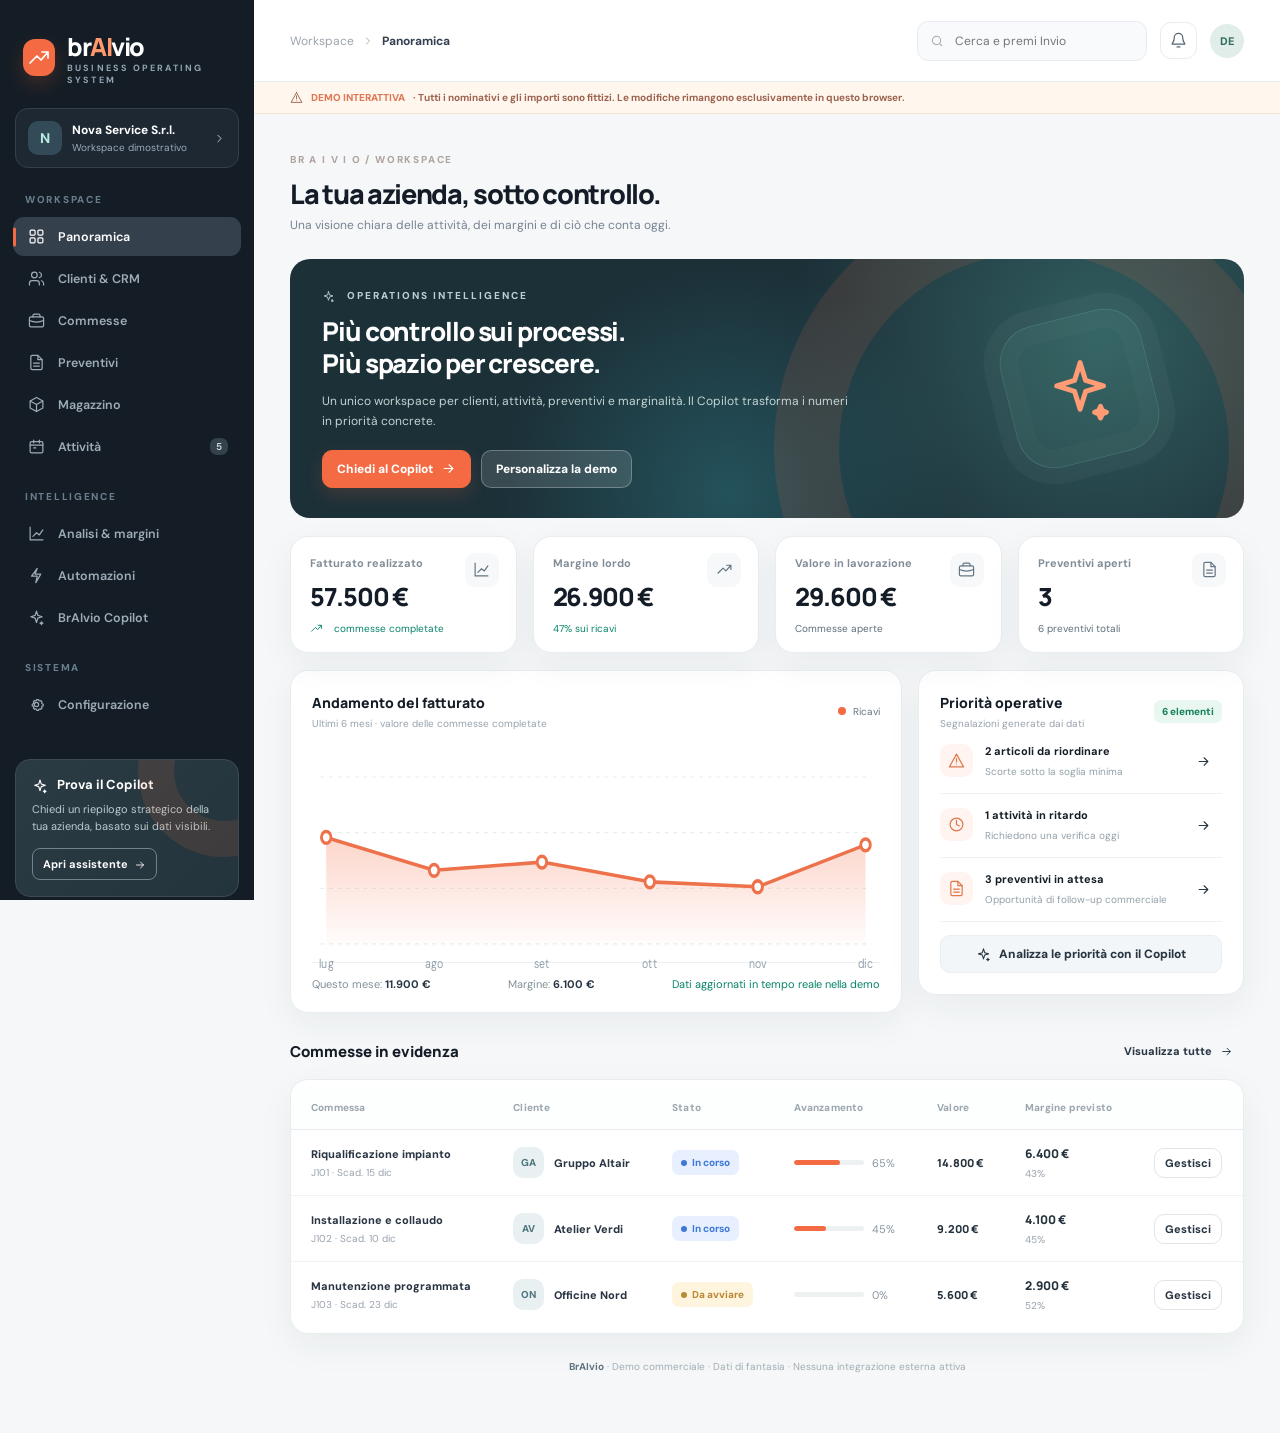
<file: braivio/index.html>
<!doctype html>
<html lang="it">
<head>
  <meta charset="utf-8">
  <meta name="viewport" content="width=device-width, initial-scale=1">
  <meta name="theme-color" content="#141d25">
  <meta name="description" content="BrAIvio: il business operating system adattabile alla tua azienda. Prova la demo interattiva di CRM, commesse, preventivi, magazzino, analytics e Copilot.">
  <meta property="og:title" content="BrAIvio — La tua azienda. Un solo sistema.">
  <meta property="og:description" content="Esplora il gestionale modulare: CRM, preventivi, commesse, magazzino, automazioni e business intelligence.">
  <meta property="og:type" content="website">
  <meta property="og:url" content="https://francescobrina.github.io/braivio/">
  <link rel="icon" href="./favicon.svg" type="image/svg+xml">
  <link rel="stylesheet" href="./style.css?v=1">
  <title>BrAIvio — Gestionale aziendale intelligente | Demo</title>
</head>
<body>
  <div class="app" id="app">
    <aside class="sidebar" id="sidebar" aria-label="Navigazione principale"></aside>
    <div class="main">
      <div id="chrome"></div>
      <main id="view" class="page" tabindex="-1">
        <p>Caricamento della demo BrAIvio...</p>
      </main>
    </div>
  </div>
  <div id="modals"></div>
  <div id="notices" aria-live="polite"></div>
  <noscript>
    <div style="padding:3rem;font:16px system-ui">
      La demo BrAIvio richiede JavaScript per gestire dati dimostrativi e interazioni.
    </div>
  </noscript>
  <script defer src="./app.js?v=1"></script>
</body>
</html>
</file>
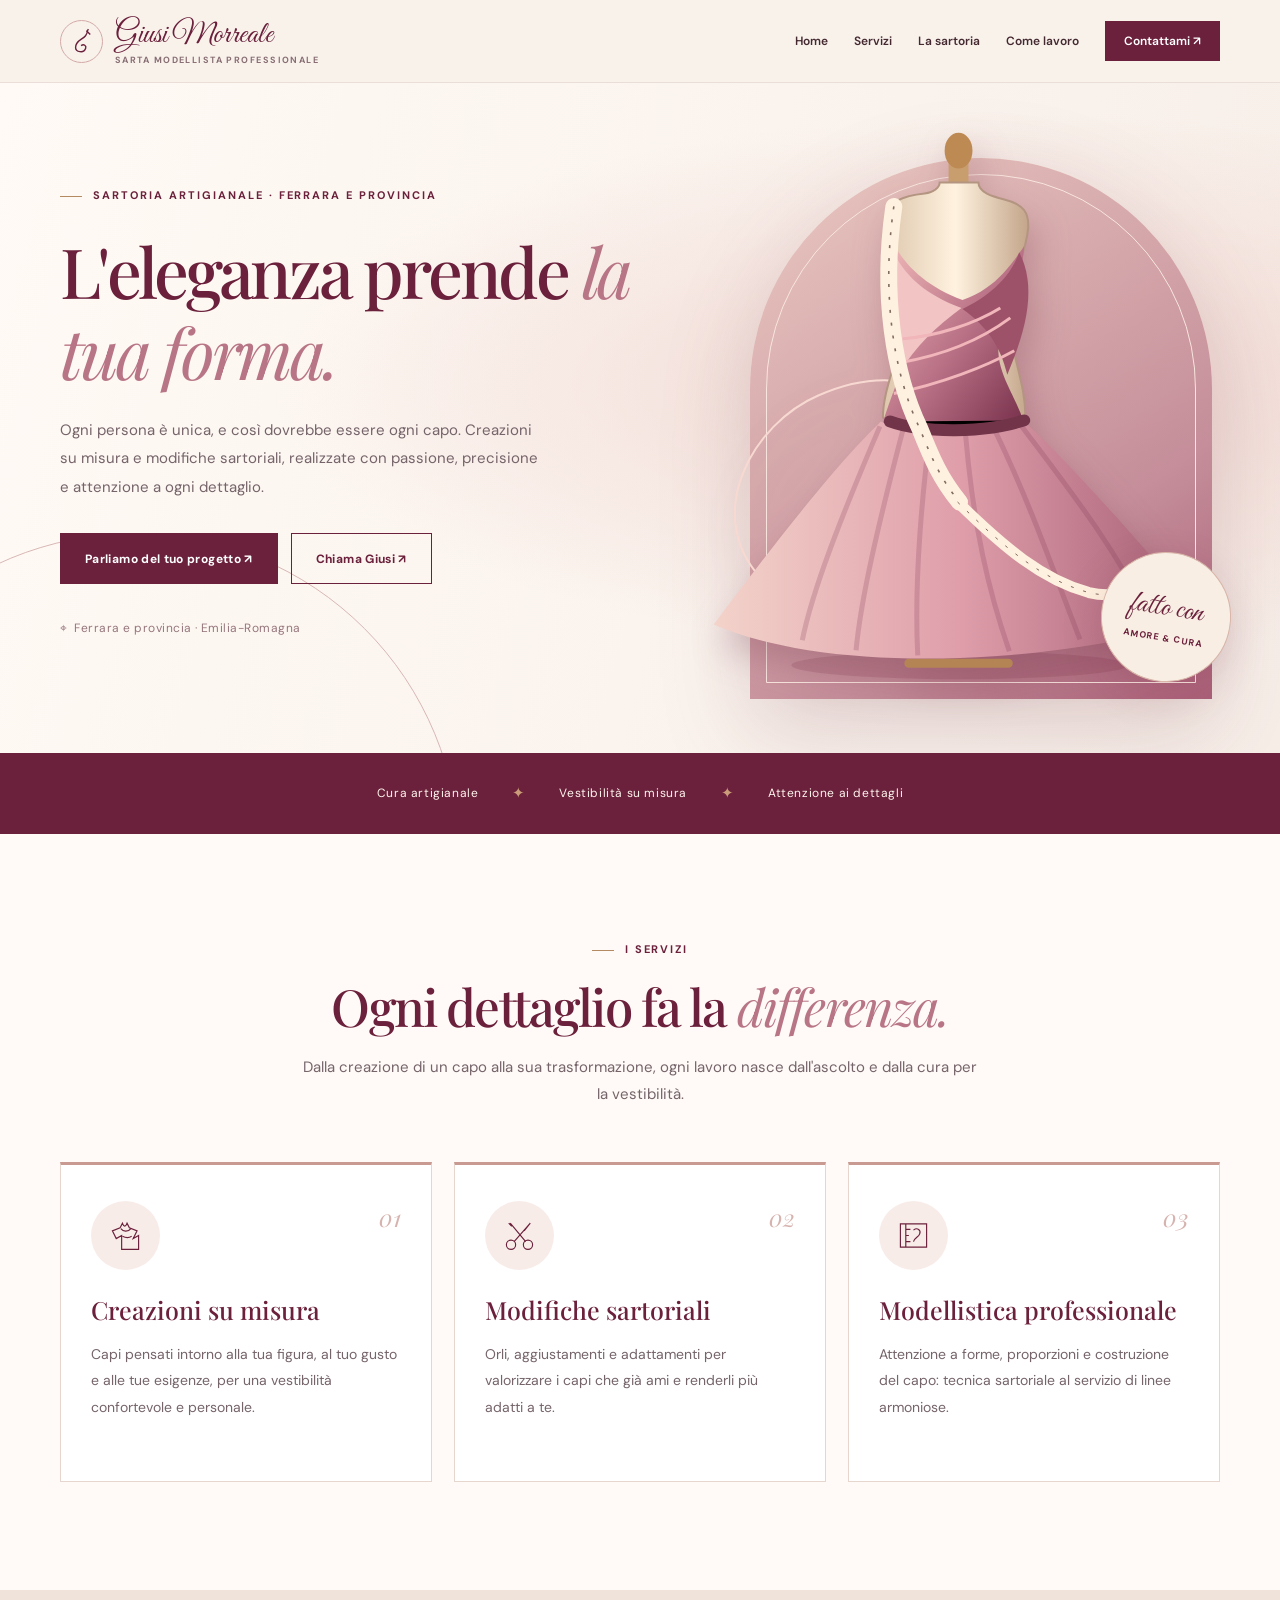
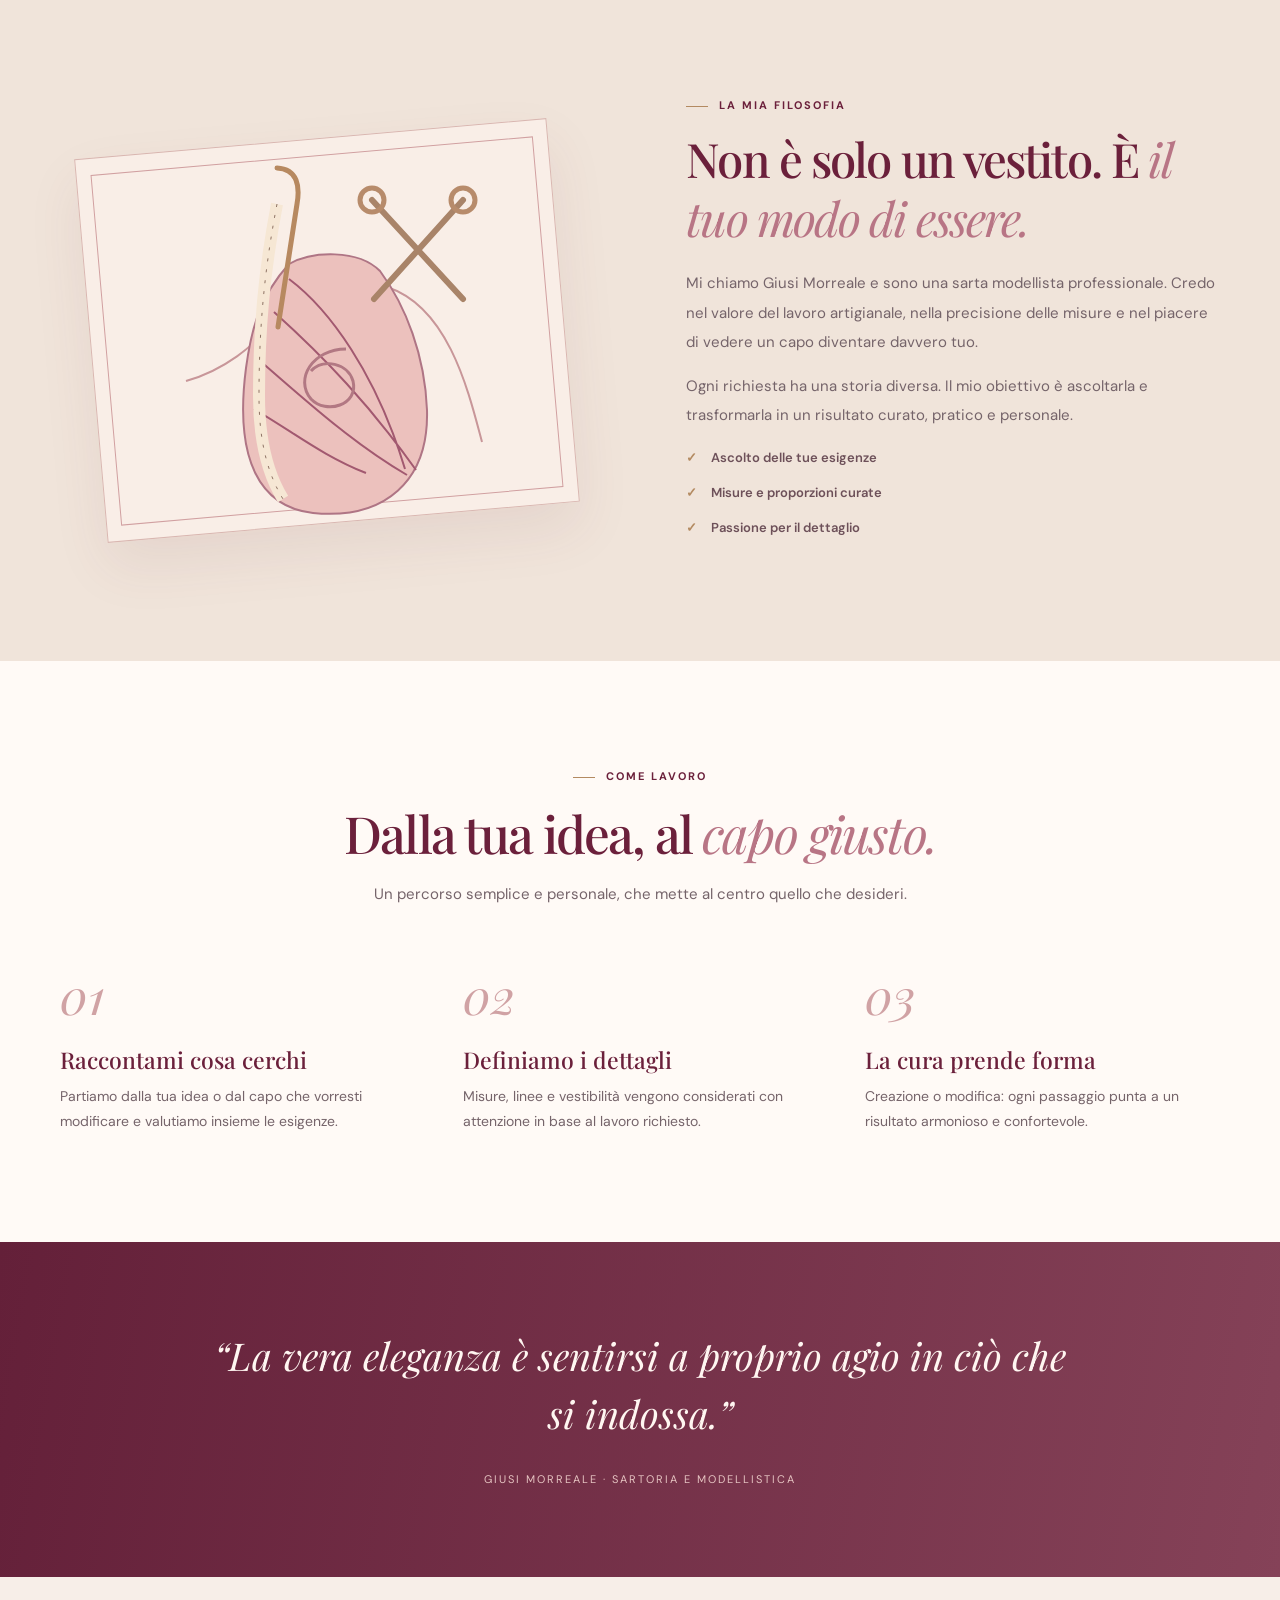
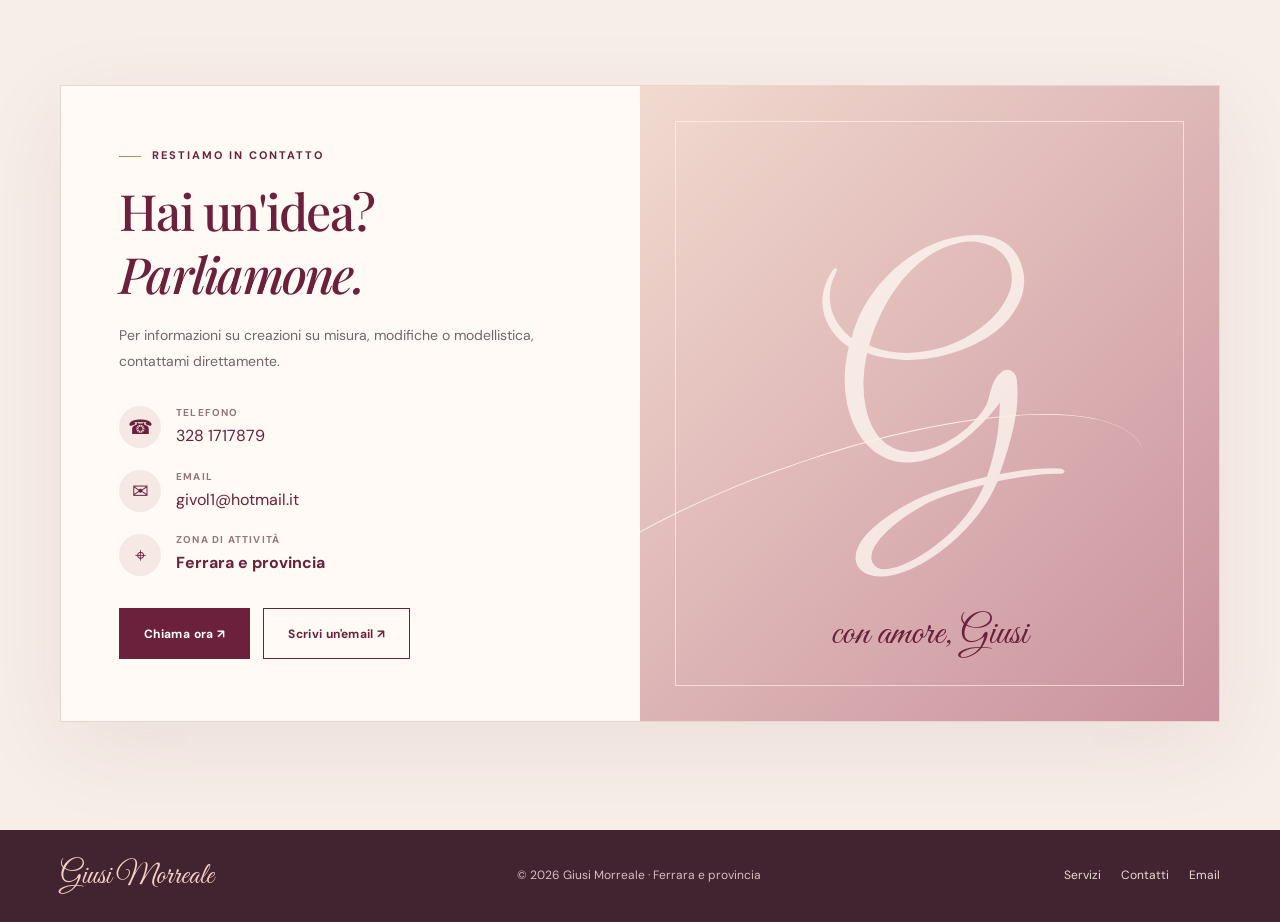
<file: giusi-morreale/index.html>
<!doctype html>
<html lang="it">
<head>
<meta charset="utf-8"><meta name="viewport" content="width=device-width,initial-scale=1">
<meta name="theme-color" content="#f8f2eb">
<meta name="description" content="Giusi Morreale, sarta modellista professionale a Ferrara e provincia. Creazioni su misura, modifiche sartoriali e modellistica con cura artigianale.">
<meta property="og:type" content="website"><meta property="og:locale" content="it_IT"><meta property="og:title" content="Giusi Morreale | Sarta Modellista a Ferrara"><meta property="og:description" content="Creazioni su misura e modifiche sartoriali a Ferrara e provincia.">
<meta property="og:url" content="https://francescobrina.github.io/giusi-morreale/">
<title>Giusi Morreale | Sarta Modellista Professionale a Ferrara</title>
<link rel="canonical" href="https://francescobrina.github.io/giusi-morreale/">
<link rel="icon" href="favicon.svg" type="image/svg+xml">
<link rel="preconnect" href="https://fonts.googleapis.com"><link rel="preconnect" href="https://fonts.gstatic.com" crossorigin>
<link href="https://fonts.googleapis.com/css2?family=DM+Sans:wght@400;500;600;700&family=Great+Vibes&family=Playfair+Display:ital,wght@0,400;0,500;0,600;1,400;1,500&display=swap" rel="stylesheet">
<style>
:root{--cream:#f8f2eb;--light:#fffaf5;--ink:#452931;--plum:#6b203b;--rose:#b87585;--gold:#b38a61;--muted:#75646a;--border:#e6d6ce;--serif:'Playfair Display',Georgia,serif;--sans:'DM Sans',Arial,sans-serif;--script:'Great Vibes','Brush Script MT',cursive}
*,*:before,*:after{box-sizing:border-box}html{scroll-behavior:smooth;scroll-padding-top:80px}body{margin:0;background:var(--cream);font:15px/1.8 var(--sans);color:var(--ink);overflow-x:hidden}a{color:inherit}a:focus-visible,button:focus-visible{outline:3px solid var(--gold);outline-offset:4px}::selection{background:#dab5bb;color:#3d1727}.container{width:min(1160px,calc(100% - 48px));margin:auto}.tag{color:var(--plum);font:700 11px var(--sans);letter-spacing:.18em;text-transform:uppercase}.tag:before{content:'';display:inline-block;height:1px;width:22px;background:var(--gold);vertical-align:middle;margin-right:11px}.btn{display:inline-flex;gap:14px;align-items:center;justify-content:center;min-height:51px;padding:13px 24px;border:1px solid var(--plum);font:700 12px var(--sans);letter-spacing:.03em;text-decoration:none;transition:.25s;white-space:nowrap}.btn:hover{transform:translateY(-3px)}.btn.primary{background:var(--plum);color:white}.btn.primary:hover{background:#85344f}.btn.secondary{color:var(--plum);background:transparent}.btn.secondary:hover{background:#f2e4e2}.skip{position:absolute;top:-100px;left:12px;background:var(--plum);color:white;padding:10px;z-index:150}.skip:focus{top:10px}
.header{position:sticky;top:0;height:83px;z-index:100;background:#f8f2ebf2;border-bottom:1px solid #ae8b8b30;backdrop-filter:blur(16px)}.header-inner{height:100%;display:flex;justify-content:space-between;align-items:center;gap:20px}.brand{text-decoration:none;display:flex;align-items:center;gap:12px;line-height:1}.brand-icon{height:43px;width:43px;display:grid;place-items:center;border:1px solid #d3a9a6;border-radius:50%;color:var(--plum)}.brand-title{display:block;color:var(--plum);font:31px var(--script)}.brand-sub{display:block;font:700 9px var(--sans);letter-spacing:.16em;text-transform:uppercase;color:#886e73;margin-top:0}.nav{display:flex;align-items:center;gap:26px}.nav a{font:600 12px var(--sans);text-decoration:none}.nav a:hover{color:var(--rose)}.nav a.nav-contact{padding:12px 19px;background:var(--plum);color:white}.nav a.nav-contact:hover{background:#813651}.menu{display:none;border:0;background:none;color:var(--plum);font-size:25px;cursor:pointer}
.hero{background:radial-gradient(ellipse at 80% 45%,#f1d8d3,transparent 52%),linear-gradient(105deg,#fffaf5,#f7eee8);position:relative;overflow:hidden}.hero:before{content:'';position:absolute;width:650px;height:650px;border:1px solid #d9b7b5;border-radius:50%;bottom:-430px;left:-190px}.hero-inner{min-height:670px;display:grid;grid-template-columns:53% 47%;align-items:center;position:relative}.hero-content{position:relative;z-index:2;padding:80px 0 88px}.hero h1{font:500 clamp(49px,5.4vw,79px)/1.17 var(--serif);color:var(--plum);letter-spacing:-.047em;max-width:650px;margin:28px 0 24px}.hero h1 em,.section-title em,.about h2 em{color:var(--rose);font-weight:400}.hero p{color:var(--muted);max-width:480px;line-height:1.9;margin:0 0 32px}.actions{display:flex;gap:13px;flex-wrap:wrap}.hero .area{font-size:12px;color:#96767c;margin:33px 0 0;letter-spacing:.04em}.visual{height:660px;position:relative;display:grid;place-items:center}.visual .arch{position:absolute;inset:70px 8px 49px 75px;border-radius:260px 260px 0 0;background:linear-gradient(145deg,#eac9c1,#c58e9a 70%,#aa6078);box-shadow:0 28px 90px #793e4f35}.visual .arch:before{content:'';position:absolute;inset:16px;border:1px solid #f9e5df;border-radius:240px 240px 0 0}.dress{z-index:2;position:absolute;width:100%;height:95%;left:0;top:0;filter:drop-shadow(7px 18px 17px #72364a49)}.seal{z-index:3;position:absolute;right:-2%;bottom:10%;width:130px;height:130px;background:#f8eee4;border-radius:50%;border:1px solid #d9b6a9;display:grid;place-items:center;text-align:center;line-height:1.25;transform:rotate(9deg);box-shadow:0 12px 40px #6b203b25}.seal strong{font:30px var(--script);color:var(--plum)}.seal span{font:700 9px/1.5 var(--sans);letter-spacing:.11em;text-transform:uppercase;color:var(--plum)}
.ribbon{background:var(--plum);color:#fff4ee;padding:27px 0}.ribbon .container{display:flex;justify-content:center;align-items:center;flex-wrap:wrap;gap:34px}.ribbon span{font-size:12px;letter-spacing:.05em}.ribbon i{font-style:normal;color:#cb9c79}
.section{padding:108px 0}.heading{max-width:680px;margin:0 auto 54px;text-align:center}.section-title{font:500 clamp(35px,4vw,53px)/1.25 var(--serif);letter-spacing:-.036em;color:var(--plum);margin:18px 0 16px}.heading p{font-size:15px;color:var(--muted);margin:0}.services{background:#fffaf7}.cards{display:grid;grid-template-columns:repeat(3,minmax(0,1fr));gap:22px}.card{background:white;border:1px solid var(--border);border-top:3px solid #c99a91;padding:36px 30px 39px;min-height:320px;transition:.3s}.card:hover{transform:translateY(-5px);box-shadow:0 18px 47px #6b203b16}.card .ico{display:grid;place-items:center;height:69px;width:69px;border-radius:50%;background:#f8ece9;color:var(--plum);margin-bottom:23px}.ico svg{width:37px;height:37px}.card .number{float:right;color:#d6b3ae;font:italic 24px var(--serif)}.card h3{font:500 25px/1.35 var(--serif);color:var(--plum);margin:0 0 14px}.card p{font-size:14px;color:var(--muted);margin:0;line-height:1.9}
.about{background:#f0e4da;overflow:hidden}.about-grid{display:grid;grid-template-columns:1fr 1fr;gap:8%;align-items:center}.about-art{height:430px;display:grid;place-items:center;position:relative}.about-art:before{content:'';position:absolute;inset:28px 30px 17px;background:#f9eee7;border:1px solid #d9b7b1;box-shadow:0 25px 55px #703d4a16;transform:rotate(-5deg)}.about-art:after{content:'';position:absolute;inset:45px 45px 33px;border:1px solid #d1a0a1;transform:rotate(-5deg)}.about-art svg{z-index:1;width:70%;max-width:350px;height:auto}.about h2{font:500 clamp(35px,3.7vw,53px)/1.24 var(--serif);letter-spacing:-.04em;color:var(--plum);margin:18px 0 22px}.about p{color:var(--muted);font-size:15px;line-height:1.95}.checks{padding:0;list-style:none;color:#6d5059;font-weight:600;font-size:13px}.checks li{margin:12px 0}.checks li:before{content:'✓';color:var(--gold);margin-right:14px}
.steps{display:grid;grid-template-columns:repeat(3,1fr);gap:48px}.step b{color:#d0a2a4;font:italic 49px var(--serif)}.step h3{font:500 23px var(--serif);color:var(--plum);margin:17px 0 9px}.step p{font-size:14px;color:var(--muted);margin:0}.quote{background:linear-gradient(100deg,#642039,#854258);color:#fff6f1;text-align:center;padding:85px 22px}.quote blockquote{font:italic 400 clamp(26px,3vw,40px)/1.5 var(--serif);max-width:860px;margin:0 auto 23px}.quote span{font-size:11px;letter-spacing:.18em;text-transform:uppercase;color:#e6c4c2}
.contact{background:#f7eee8}.contact-grid{display:grid;grid-template-columns:1fr 1fr;background:#fffaf6;border:1px solid #e8d6cc;box-shadow:0 25px 85px #6b203b14}.contact-copy{padding:62px 58px}.contact h2{font:500 clamp(35px,4vw,50px)/1.25 var(--serif);letter-spacing:-.035em;color:var(--plum);margin:18px 0}.contact-copy>p{color:var(--muted);font-size:14px;margin:0 0 30px}.contact-item{display:flex;align-items:center;gap:15px;margin:17px 0}.contact-item .contact-icon{height:42px;width:42px;display:grid;place-items:center;border-radius:50%;background:#f5e8e5;color:var(--plum);font-size:20px}.contact-item small{display:block;text-transform:uppercase;color:#92767c;font-size:10px;letter-spacing:.12em;font-weight:700}.contact-item a,.contact-item strong{display:block;font-size:16px;color:var(--plum);text-decoration:none;overflow-wrap:anywhere}.contact-item a:hover{text-decoration:underline}.contact-copy .actions{margin-top:30px}.contact-art{min-height:500px;background:linear-gradient(135deg,#f2dacf,#c9919d);position:relative;display:grid;place-items:center;overflow:hidden}.contact-art:before{content:'';position:absolute;inset:35px;border:1px solid #fff9f0a0}.contact-art:after{content:'';position:absolute;left:-25%;bottom:10%;width:115%;height:200px;border-top:1px solid #fdf0e6;border-radius:50%;transform:rotate(-19deg)}.contact-art .letter{font:300 265px var(--script);color:#fffaf3;transform:rotate(-12deg);opacity:.75}.contact-art .signature{font:40px var(--script);color:var(--plum);position:absolute;bottom:62px}
footer{background:#422430;color:#ecd9d5;padding:27px 0}footer .container{display:flex;justify-content:space-between;align-items:center;gap:20px}footer .wordmark{font:30px var(--script);color:#f4d0c6;text-decoration:none}footer small{font-size:12px;color:#d6bdc0}footer nav{display:flex;gap:20px}footer nav a{font-size:12px;text-decoration:none}
@media(max-width:900px){.nav{gap:15px}.hero-inner{grid-template-columns:54% 46%}.about-grid{gap:35px}.contact-copy{padding:45px 32px}}
@media(max-width:760px){.container{width:calc(100% - 38px)}.header{height:73px}.menu{display:block}.nav{display:none;position:absolute;top:73px;left:0;right:0;background:#fffaf7;box-shadow:0 15px 35px #753a4a20;padding:18px 24px;flex-direction:column;align-items:stretch;gap:0}.nav.open{display:flex}.nav a{font-size:14px;padding:13px 10px}.nav a.nav-contact{text-align:center;margin-top:8px}.hero-inner{grid-template-columns:1fr}.hero-content{padding:69px 0 10px}.hero h1{font-size:clamp(44px,8vw,65px)}.visual{height:465px;max-width:570px;width:100%;margin:auto}.visual .arch{inset:37px 30px 20px 72px}.dress{height:100%}.seal{height:103px;width:103px;right:3%;bottom:7%}.seal strong{font-size:24px}.seal span{font-size:7px}.section{padding:80px 0}.cards{grid-template-columns:1fr}.card{min-height:auto}.about-grid{grid-template-columns:1fr}.about-copy{order:-1}.about-art{height:380px}.steps{grid-template-columns:1fr;gap:24px}.step b{font-size:37px}.step h3{margin:4px 0}.contact-grid{grid-template-columns:1fr}.contact-art{min-height:260px}.contact-art .letter{font-size:180px}.contact-art .signature{bottom:30px}}
@media(max-width:490px){.brand-title{font-size:27px}.brand-sub{font-size:8px}.brand-icon{width:37px;height:37px}.hero-content{padding-top:55px}.hero h1{font-size:45px}.hero p{font-size:14px}.hero .actions .btn{width:100%}.visual{height:335px}.visual .arch{inset:25px 10px 10px 48px}.seal{height:82px;width:82px;right:0;bottom:6%}.seal strong{font-size:18px}.ribbon .container{gap:10px 15px}.ribbon span{font-size:10px}.heading{margin-bottom:33px}.section-title{font-size:35px}.about-art{height:310px}.contact-copy{padding:35px 23px}.contact-copy .actions .btn{width:100%}footer .container{flex-direction:column;text-align:center;gap:11px}footer nav{justify-content:center}}
@media(prefers-reduced-motion:reduce){html{scroll-behavior:auto}*,*:before,*:after{transition:none!important}}
</style>
<script type="application/ld+json">{"@context":"https://schema.org","@type":"ProfessionalService","name":"Giusi Morreale - Sarta Modellista Professionale","url":"https://francescobrina.github.io/giusi-morreale/","description":"Creazioni su misura e modifiche sartoriali a Ferrara e provincia.","telephone":"+393281717879","email":"givol1@hotmail.it","areaServed":{"@type":"AdministrativeArea","name":"Ferrara e provincia"},"address":{"@type":"PostalAddress","addressLocality":"Ferrara","addressRegion":"Emilia-Romagna","addressCountry":"IT"}}</script>
</head>
<body>
<a class="skip" href="#contenuto">Vai al contenuto</a>
<header class="header"><div class="container header-inner">
<a href="#inizio" class="brand" aria-label="Giusi Morreale - homepage"><span class="brand-icon" aria-hidden="true"><svg width="22" height="26" viewBox="0 0 24 28" fill="none"><path d="M18 2C18 13 5 11 5 21c0 5 9 7 11 1 1-3-2-5-5-3" stroke="currentColor" stroke-width="1.5"/><path d="M17 4 19 1M18 4l3 3" stroke="currentColor" stroke-width="1.5"/></svg></span><span><span class="brand-title">Giusi Morreale</span><span class="brand-sub">Sarta modellista professionale</span></span></a>
<button class="menu" aria-label="Apri menu" aria-controls="nav" aria-expanded="false" type="button">☰</button>
<nav id="nav" class="nav" aria-label="Menu principale"><a href="#inizio">Home</a><a href="#servizi">Servizi</a><a href="#filosofia">La sartoria</a><a href="#come-lavoro">Come lavoro</a><a class="nav-contact" href="#contatti">Contattami ↗</a></nav>
</div></header>
<main id="contenuto">
<section id="inizio" class="hero"><div class="container hero-inner">
<div class="hero-content"><div class="tag">Sartoria artigianale · Ferrara e provincia</div><h1>L'eleganza prende <em>la tua forma.</em></h1><p>Ogni persona è unica, e così dovrebbe essere ogni capo. Creazioni su misura e modifiche sartoriali, realizzate con passione, precisione e attenzione a ogni dettaglio.</p><div class="actions"><a class="btn primary" href="#contatti">Parliamo del tuo progetto ↗</a><a class="btn secondary" href="tel:+393281717879">Chiama Giusi ↗</a></div><p class="area">⌖ &nbsp;Ferrara e provincia · Emilia-Romagna</p></div>
<div class="visual" aria-hidden="true"><div class="arch"></div>
<svg class="dress" viewBox="0 0 540 630" xmlns="http://www.w3.org/2000/svg"><defs><linearGradient id="d" x1="0" x2="1" y1="0" y2="1"><stop stop-color="#f1bab9"/><stop offset=".5" stop-color="#ba7387"/><stop offset="1" stop-color="#722a46"/></linearGradient><linearGradient id="f" x1="0" x2="1"><stop stop-color="#f3d3ca"/><stop offset=".5" stop-color="#df9eaa"/><stop offset="1" stop-color="#a45d74"/></linearGradient><linearGradient id="b" x1="0" x2="1"><stop stop-color="#ddc6ac"/><stop offset=".5" stop-color="#fff2df"/><stop offset="1" stop-color="#c3a58a"/></linearGradient></defs><path d="M82 492c-59-65-7-155 58-183 97-44 164 15 207 63 70 77 110 163 184 164" stroke="#f7d9d1" stroke-width="2" fill="none"/><ellipse cx="282" cy="580" rx="169" ry="14" fill="#6b203b" opacity=".15"/><path d="M281 397v168m-50 13h100m-73-13 23-28 23 28" stroke="#b48455" stroke-width="9" stroke-linecap="round" fill="none"/><rect x="271" y="65" width="20" height="53" rx="6" fill="#c89e6f"/><ellipse cx="281" cy="63" rx="14" ry="18" fill="#be8a53"/><rect x="256" y="99" width="50" height="18" rx="7" fill="#a5744f"/><path d="M211 126c0-13 17-18 36-20 9-1 15-6 15-11h39c0 10 14 14 26 17 20 5 25 14 24 29-3 32-22 55-19 93 2 35 17 65 16 97-35 23-114 23-143 0 0-31 18-61 20-98 2-36-15-66-14-107Z" fill="url(#b)" stroke="#b49582" stroke-width="2"/><path d="M217 159c14 24 36 42 68 54 36-12 52-41 62-54-3 44-27 76-26 106 1 27 21 50 27 76-41 15-101 18-144-1 8-30 23-57 22-80-2-35-20-64-9-101Z" fill="url(#d)"/><path d="M215 164c13 26 34 44 69 57-26 19-47 40-61 63-5-42-22-81-8-120Z" fill="#f2c4c4"/><path d="M342 165c-10 29-36 47-57 57 24 17 38 37 45 66 21-49 29-90 12-123Z" fill="#9e5269"/><path d="M225 252c35-3 72-15 98-31m-101 55c41-7 80-22 111-45m-117 76c48-10 92-27 121-43" fill="none" stroke="#f1b6ba" stroke-width="3"/><path d="M203 335C155 381 91 465 35 539c110 48 324 45 493-5-66-80-140-162-181-199-40 16-106 19-144 0Z" fill="url(#f)"/><path d="M202 340c-39 91-68 165-78 215m101-211c-26 100-42 169-47 221m74-217c-11 90-15 164-12 222m48-222c8 93 23 157 44 218m-14-221c37 77 60 145 85 209m-60-216c52 69 94 122 131 197" stroke="#7c3451" stroke-width="5" opacity=".22" fill="none"/><path d="M212 335c33 12 96 12 135-1" stroke="#713449" stroke-width="12" stroke-linecap="round"/><path d="M216 119c-13 89 0 169 26 223 12 30 21 51 40 74" stroke="#fff1df" stroke-width="17" stroke-linecap="round" fill="none"/><path d="M216 119c-13 89 0 169 26 223 12 30 21 51 40 74" stroke="#806c60" stroke-width="1.6" stroke-dasharray="3 10" fill="none"/><path d="M280 416c47 46 85 78 132 91 21 5 38 1 53-5" stroke="#fff1df" stroke-width="11" stroke-linecap="round" fill="none"/><path d="M280 416c47 46 85 78 132 91 21 5 38 1 53-5" stroke="#81685c" stroke-width="1" stroke-dasharray="3 10" fill="none"/></svg><div class="seal"><div><strong>fatto con</strong><br><span>Amore & cura</span></div></div></div>
</div></section>
<div class="ribbon"><div class="container"><span>Cura artigianale</span><i>✦</i><span>Vestibilità su misura</span><i>✦</i><span>Attenzione ai dettagli</span></div></div>
<section id="servizi" class="section services"><div class="container"><div class="heading"><div class="tag">I servizi</div><h2 class="section-title">Ogni dettaglio fa la <em>differenza.</em></h2><p>Dalla creazione di un capo alla sua trasformazione, ogni lavoro nasce dall'ascolto e dalla cura per la vestibilità.</p></div><div class="cards">
<article class="card"><span class="number">01</span><div class="ico"><svg viewBox="0 0 48 48" fill="none" stroke="currentColor" stroke-width="1.5"><path d="m20 8-3 6-10 4 5 10 7-4v18h22V24l-7 4 5-10-10-4-3-6c-2 5-4 5-6 0Z"/><path d="M18 15c3 4 9 5 13 0M20 25c4 2 9 2 12 0"/></svg></div><h3>Creazioni su misura</h3><p>Capi pensati intorno alla tua figura, al tuo gusto e alle tue esigenze, per una vestibilità confortevole e personale.</p></article>
<article class="card"><span class="number">02</span><div class="ico"><svg viewBox="0 0 48 48" fill="none" stroke="currentColor" stroke-width="1.5"><circle cx="13" cy="36" r="6"/><circle cx="35" cy="36" r="6"/><path d="M17 32 38 8m-26 0 20 24m-2-14 8-10M10 8l4 4"/></svg></div><h3>Modifiche sartoriali</h3><p>Orli, aggiustamenti e adattamenti per valorizzare i capi che già ami e renderli più adatti a te.</p></article>
<article class="card"><span class="number">03</span><div class="ico"><svg viewBox="0 0 48 48" fill="none" stroke="currentColor" stroke-width="1.5"><path d="M7 9h34v30H7zM14 9v30m0-23h6m-6 8h4m-4 8h6M24 17c5-4 10 0 8 5-1 4-7 5-8 10"/></svg></div><h3>Modellistica professionale</h3><p>Attenzione a forme, proporzioni e costruzione del capo: tecnica sartoriale al servizio di linee armoniose.</p></article>
</div></div></section>
<section id="filosofia" class="section about"><div class="container about-grid">
<div class="about-art" aria-hidden="true"><svg viewBox="0 0 350 400" fill="none"><path d="M34 256c96-27 107-125 201-94 61 20 81 102 95 155" stroke="#c89699" stroke-width="2"/><path d="M137 139c-30 33-38 67-43 104-12 92 14 139 67 145 72 7 116-32 114-103-2-54-21-104-47-139-22-22-68-20-91-7Z" fill="#ecc1bd" stroke="#af7585" stroke-width="2"/><path d="M137 154c40 30 87 94 116 190M122 187c51 46 95 92 142 158m-157-110c44 38 93 83 148 115m-153-66c41 24 69 47 112 64" stroke="#a25970" stroke-width="2"/><path d="M125 43c21 1 23 19 20 36l-19 123" stroke="#b78960" stroke-width="5" stroke-linecap="round"/><path d="M125 79c-13 68-18 125-18 192 0 35 5 72 24 103" stroke="#f6e7d4" stroke-width="12"/><path d="M125 79c-13 68-18 125-18 192 0 35 5 72 24 103" stroke="#8e7364" stroke-dasharray="3 8"/><path d="M220 75l91 99m0-99-89 99" stroke="#a98469" stroke-width="6" stroke-linecap="round"/><circle cx="220" cy="75" r="12" stroke="#b78b6b" stroke-width="5"/><circle cx="311" cy="75" r="12" stroke="#b78b6b" stroke-width="5"/><path d="M194 224c-33 0-52 30-35 50 15 16 48 6 42-18-5-18-30-23-42-10" stroke="#b27883" stroke-width="3"/></svg></div>
<div class="about-copy"><div class="tag">La mia filosofia</div><h2>Non è solo un vestito. È <em>il tuo modo di essere.</em></h2><p>Mi chiamo Giusi Morreale e sono una sarta modellista professionale. Credo nel valore del lavoro artigianale, nella precisione delle misure e nel piacere di vedere un capo diventare davvero tuo.</p><p>Ogni richiesta ha una storia diversa. Il mio obiettivo è ascoltarla e trasformarla in un risultato curato, pratico e personale.</p><ul class="checks"><li>Ascolto delle tue esigenze</li><li>Misure e proporzioni curate</li><li>Passione per il dettaglio</li></ul></div>
</div></section>
<section id="come-lavoro" class="section" style="background:#fffaf6"><div class="container"><div class="heading"><div class="tag">Come lavoro</div><h2 class="section-title">Dalla tua idea, al <em>capo giusto.</em></h2><p>Un percorso semplice e personale, che mette al centro quello che desideri.</p></div><div class="steps"><div class="step"><b>01</b><h3>Raccontami cosa cerchi</h3><p>Partiamo dalla tua idea o dal capo che vorresti modificare e valutiamo insieme le esigenze.</p></div><div class="step"><b>02</b><h3>Definiamo i dettagli</h3><p>Misure, linee e vestibilità vengono considerati con attenzione in base al lavoro richiesto.</p></div><div class="step"><b>03</b><h3>La cura prende forma</h3><p>Creazione o modifica: ogni passaggio punta a un risultato armonioso e confortevole.</p></div></div></div></section>
<section class="quote"><blockquote>“La vera eleganza è sentirsi a proprio agio in ciò che si indossa.”</blockquote><span>Giusi Morreale · Sartoria e modellistica</span></section>
<section id="contatti" class="section contact"><div class="container"><div class="contact-grid"><div class="contact-copy"><div class="tag">Restiamo in contatto</div><h2>Hai un'idea? <em>Parliamone.</em></h2><p>Per informazioni su creazioni su misura, modifiche o modellistica, contattami direttamente.</p>
<div class="contact-item"><span class="contact-icon" aria-hidden="true">☎</span><div><small>Telefono</small><a href="tel:+393281717879">328 1717879</a></div></div>
<div class="contact-item"><span class="contact-icon" aria-hidden="true">✉</span><div><small>Email</small><a href="mailto:givol1@hotmail.it">givol1@hotmail.it</a></div></div>
<div class="contact-item"><span class="contact-icon" aria-hidden="true">⌖</span><div><small>Zona di attività</small><strong>Ferrara e provincia</strong></div></div>
<div class="actions"><a class="btn primary" href="tel:+393281717879">Chiama ora ↗</a><a class="btn secondary" href="mailto:givol1@hotmail.it?subject=Richiesta%20informazioni%20sartoria">Scrivi un'email ↗</a></div></div>
<div class="contact-art" aria-hidden="true"><span class="letter">G</span><span class="signature">con amore, Giusi</span></div></div></div></section>
</main><footer><div class="container"><a class="wordmark" href="#inizio">Giusi Morreale</a><small>© <span id="year">2026</span> Giusi Morreale · Ferrara e provincia</small><nav aria-label="Link footer"><a href="#servizi">Servizi</a><a href="#contatti">Contatti</a><a href="mailto:givol1@hotmail.it">Email</a></nav></div></footer>
<script>
const toggle=document.querySelector('.menu'),nav=document.querySelector('#nav');
function closeMenu(){nav.classList.remove('open');toggle.setAttribute('aria-expanded','false');toggle.setAttribute('aria-label','Apri menu')}
toggle.addEventListener('click',()=>{const on=nav.classList.toggle('open');toggle.setAttribute('aria-expanded',String(on));toggle.setAttribute('aria-label',on?'Chiudi menu':'Apri menu')});
nav.querySelectorAll('a').forEach(a=>a.addEventListener('click',closeMenu));window.addEventListener('resize',()=>{if(innerWidth>760)closeMenu()});document.addEventListener('keydown',e=>{if(e.key==='Escape')closeMenu()});document.querySelector('#year').textContent=new Date().getFullYear();
</script>
</body></html>
</file>
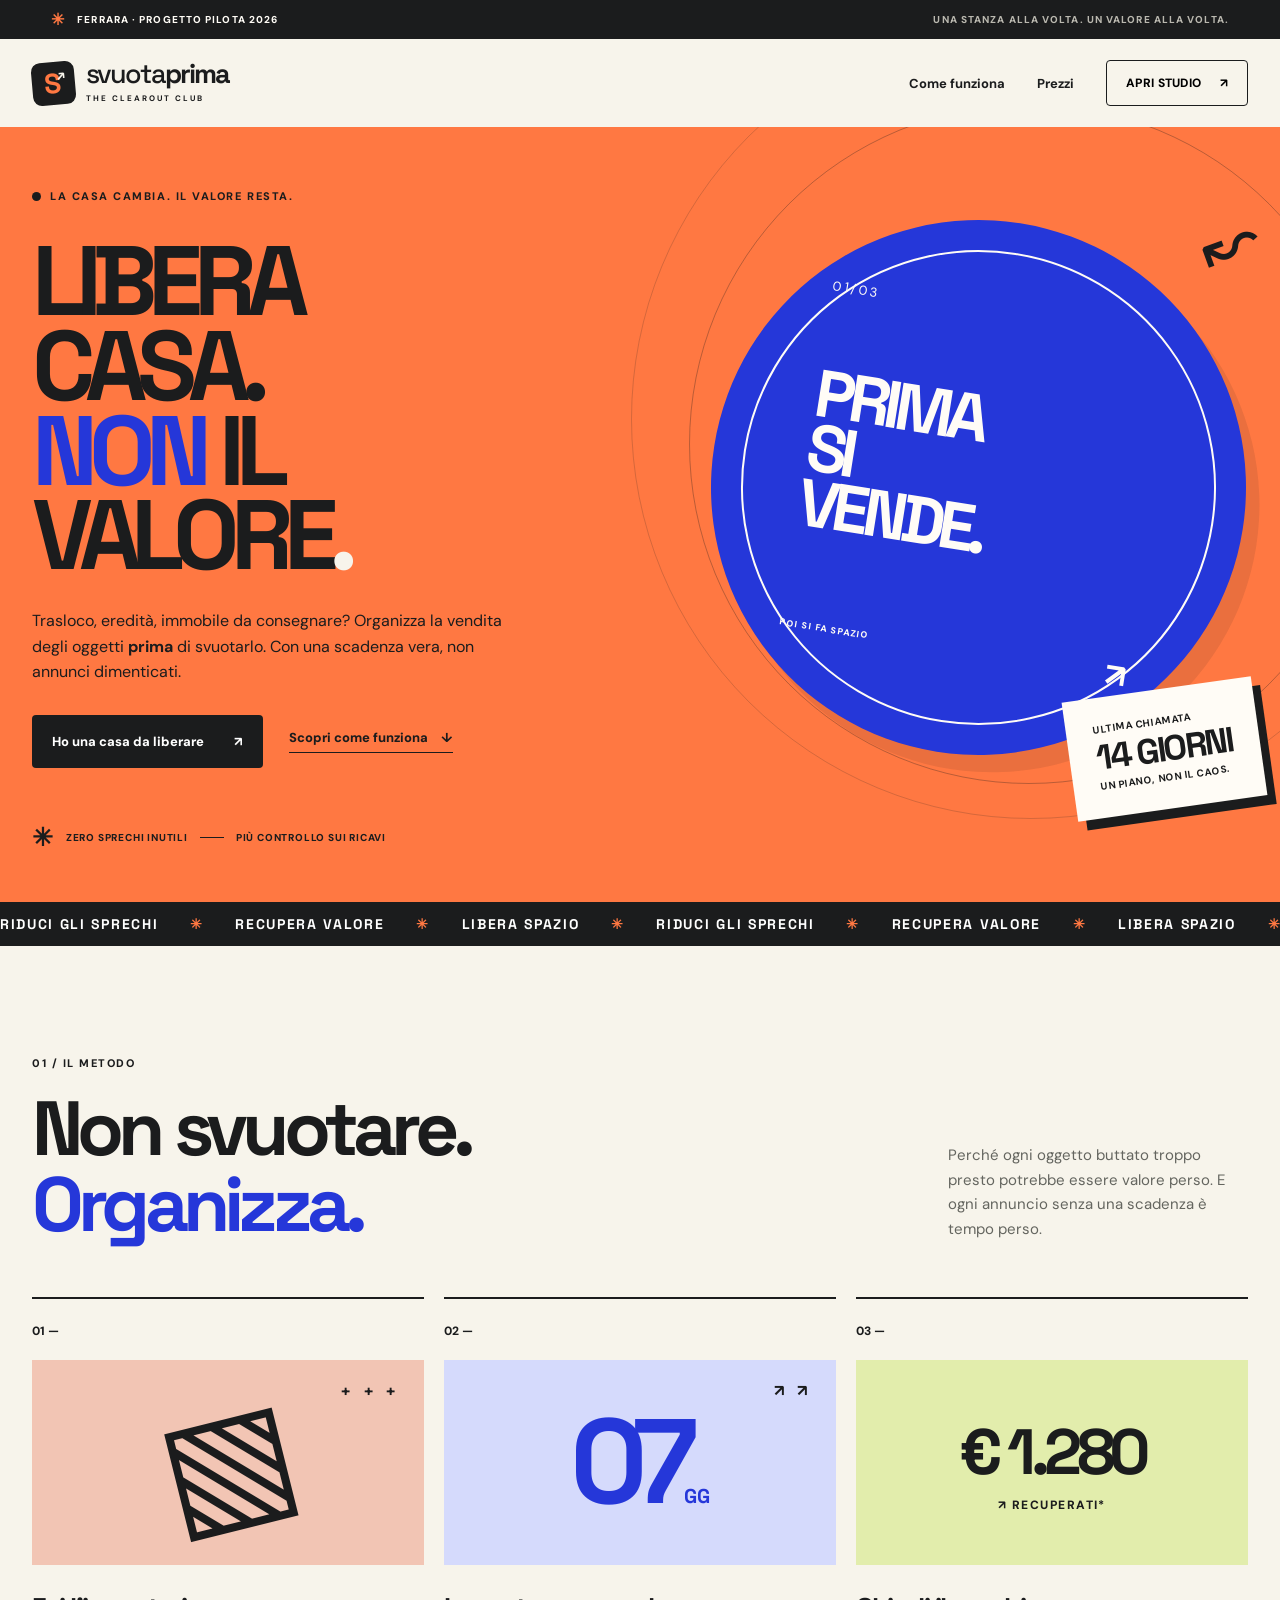
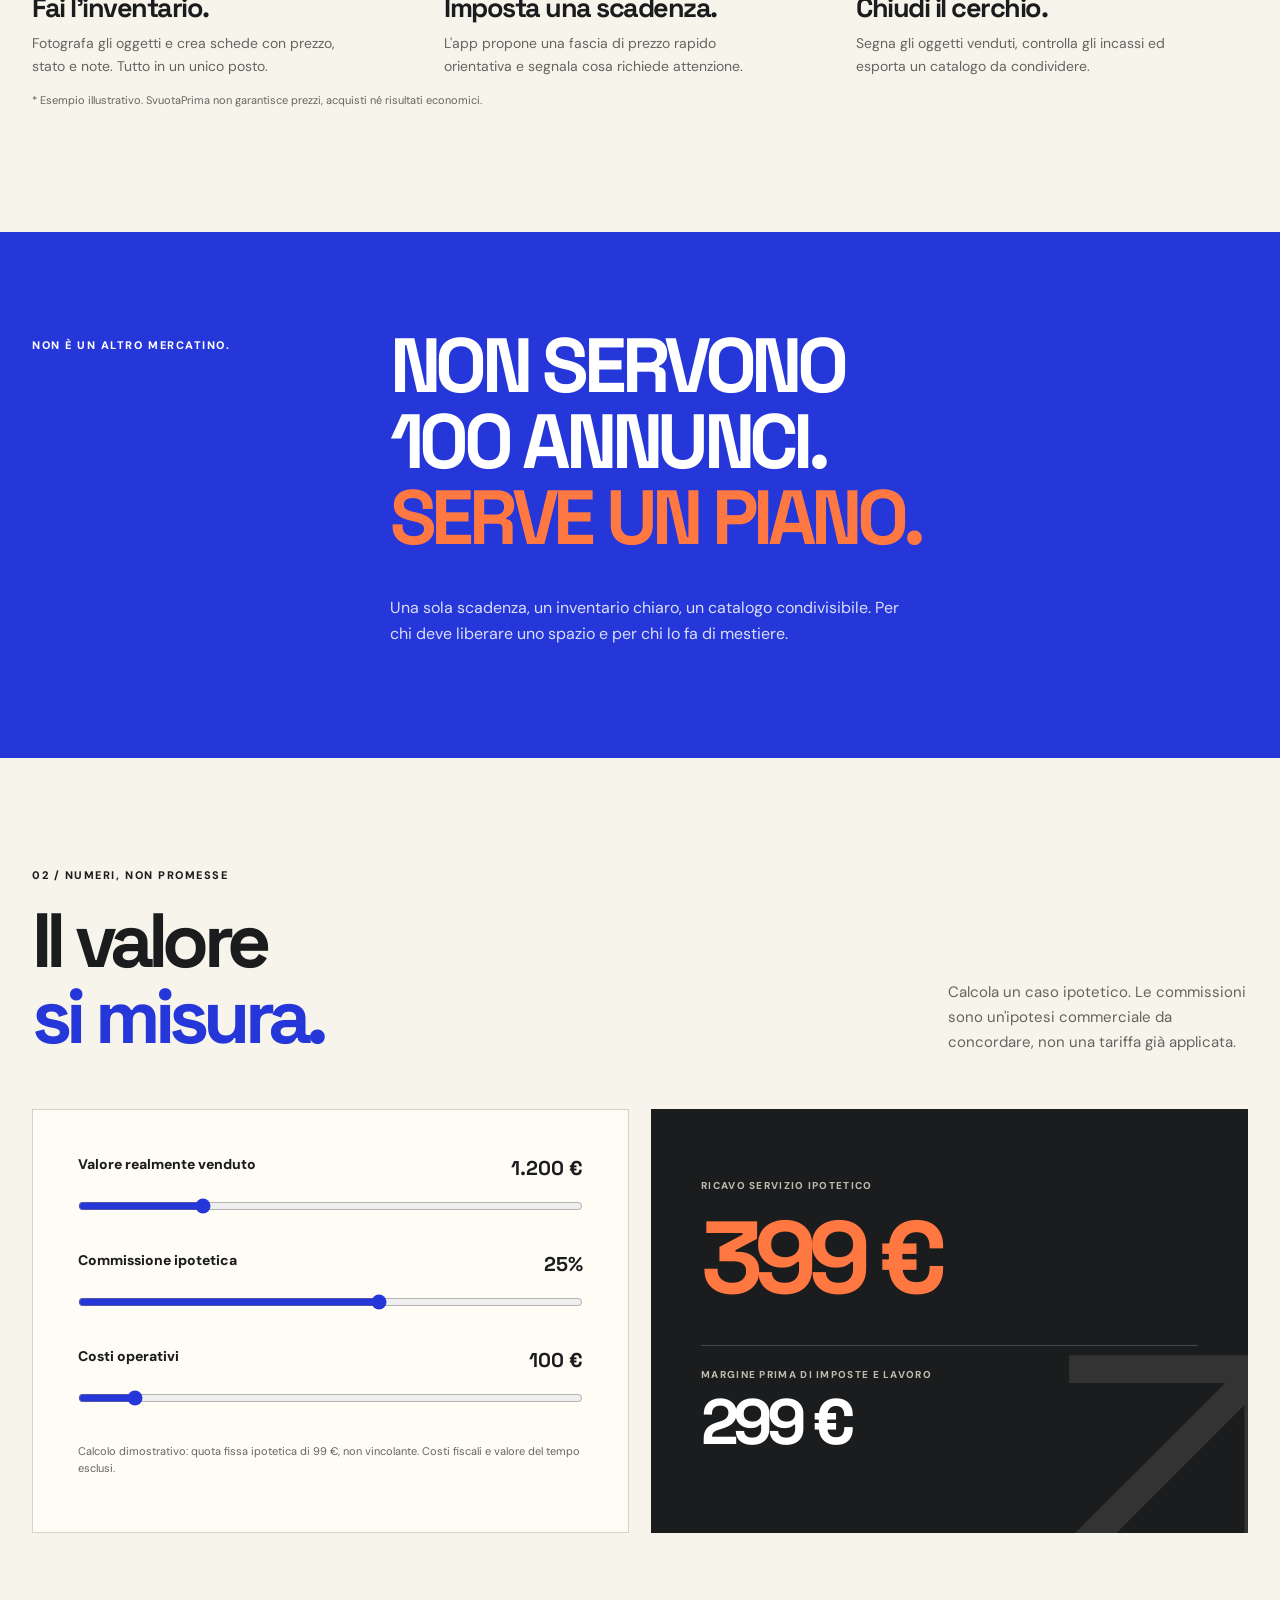
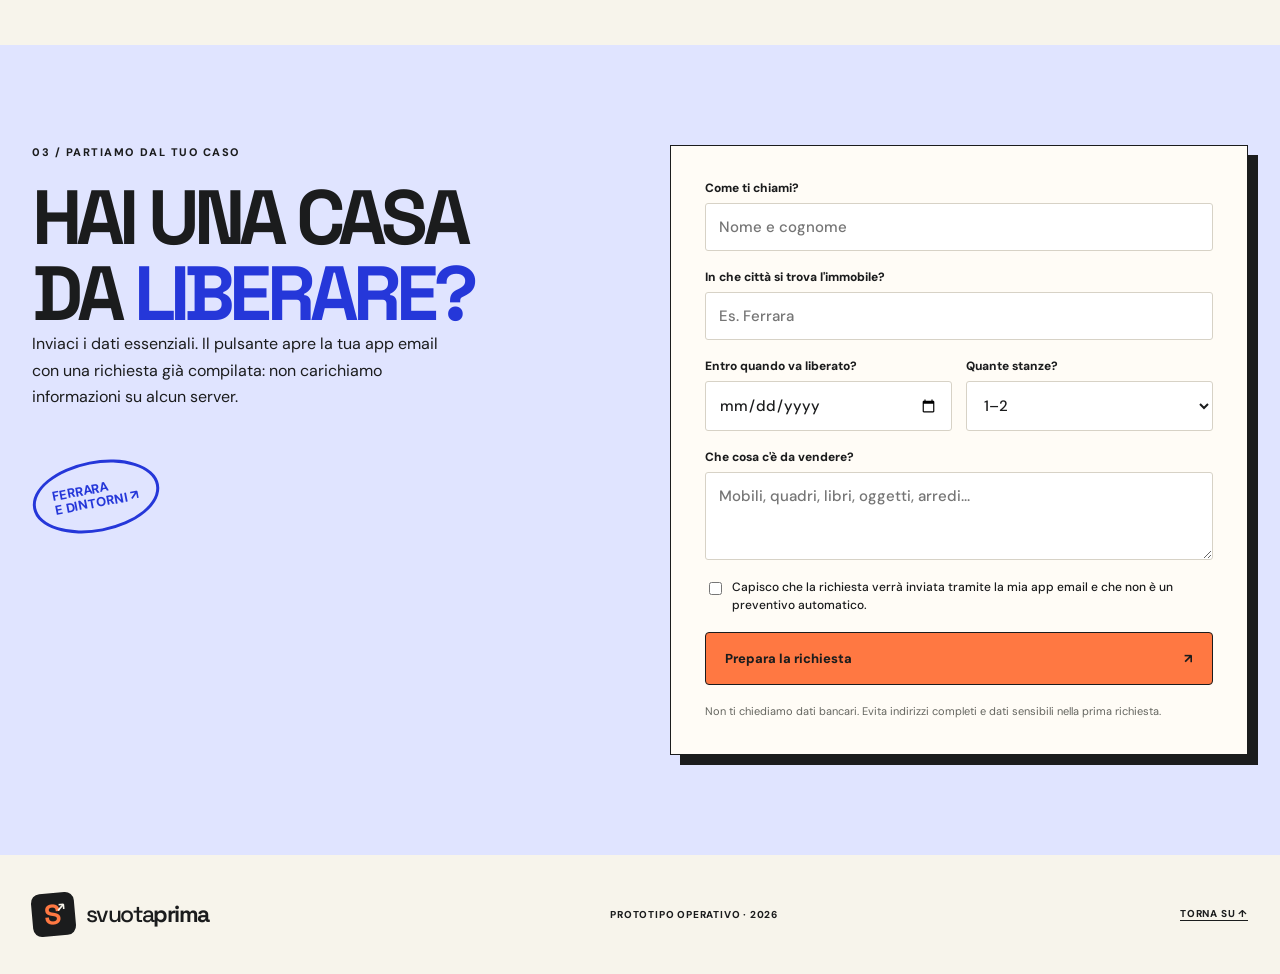
<file: svuotaprima/index.html>
<!doctype html>
<html lang="it">
<head>
  <meta charset="utf-8">
  <meta name="viewport" content="width=device-width, initial-scale=1">
  <meta name="theme-color" content="#ff7842">
  <meta name="description" content="SvuotaPrima: organizza la vendita degli oggetti prima di liberare casa. Cataloghi, scadenze, margini e richieste senza complicazioni.">
  <meta property="og:title" content="SvuotaPrima — Libera casa, recupera valore">
  <meta property="og:description" content="Prima di buttare o sgomberare, scopri cosa puoi vendere e organizza una liquidazione a scadenza.">
  <title>SvuotaPrima — Libera casa, recupera valore</title>
  <link rel="icon" href="favicon.svg" type="image/svg+xml">
  <link rel="stylesheet" href="styles.css">
  <script src="app.js" defer></script>
</head>
<body>
  <div class="announcement"><span class="spark">✳</span> FERRARA · PROGETTO PILOTA 2026 <span class="ann-right">UNA STANZA ALLA VOLTA. UN VALORE ALLA VOLTA.</span></div>
  <header class="nav wrap">
    <a href="#inizio" class="brand" aria-label="SvuotaPrima, torna all'inizio"><span class="brand-icon">S<span>↗</span></span><span>svuota<span class="brand-strong">prima</span><small>THE CLEAROUT CLUB</small></span></a>
    <nav aria-label="Navigazione principale">
      <a href="#come-funziona" class="nav-desktop">Come funziona</a><a href="#prezzi" class="nav-desktop">Prezzi</a>
      <button class="nav-action" data-studio>Apri Studio <span aria-hidden="true">↗</span></button>
    </nav>
  </header>
  <main id="publicView">
    <section id="inizio" class="hero">
      <div class="hero-inner wrap">
        <div class="hero-copy">
          <div class="eyebrow"><span class="eyebrow-dot"></span> LA CASA CAMBIA. IL VALORE RESTA.</div>
          <h1>LIBERA<br>CASA.<br><em>NON</em> IL<br>VALORE<span class="dot">.</span></h1>
          <p class="hero-desc">Trasloco, eredità, immobile da consegnare? Organizza la vendita degli oggetti <strong>prima</strong> di svuotarlo. Con una scadenza vera, non annunci dimenticati.</p>
          <div class="hero-actions"><a class="btn btn-ink" href="#richiesta">Ho una casa da liberare <span>↗</span></a><a class="text-link" href="#come-funziona">Scopri come funziona <span>↓</span></a></div>
          <div class="hero-foot"><span class="foot-star">✳</span><span>ZERO SPRECHI INUTILI</span><i></i><span>PIÙ CONTROLLO SUI RICAVI</span></div>
        </div>
        <div class="hero-art" aria-hidden="true">
          <div class="circle-outline c1"></div><div class="circle-outline c2"></div>
          <div class="art-disc"><div class="art-disc-inner"><span>01/03</span><strong>PRIMA<br>SI<br>VENDE.</strong><div class="disc-footer">POI SI FA SPAZIO <b>↗</b></div></div></div>
          <div class="floating-note"><span>ULTIMA CHIAMATA</span><b>14 GIORNI</b><small>UN PIANO, NON IL CAOS.</small></div>
          <span class="art-squiggle">↜</span>
        </div>
      </div>
      <div class="marquee"><div>RIDUCI GLI SPRECHI <span>✳</span> RECUPERA VALORE <span>✳</span> LIBERA SPAZIO <span>✳</span> RIDUCI GLI SPRECHI <span>✳</span> RECUPERA VALORE <span>✳</span> LIBERA SPAZIO <span>✳</span></div></div>
    </section>
    <section id="come-funziona" class="section wrap">
      <div class="section-head"><div><div class="kicker">01 / IL METODO</div><h2>Non svuotare.<br><em>Organizza.</em></h2></div><p>Perché ogni oggetto buttato troppo presto potrebbe essere valore perso. E ogni annuncio senza una scadenza è tempo perso.</p></div>
      <div class="steps">
        <article class="step"><span class="step-num">01 —</span><div class="step-visual photo"><span class="v-box">▧</span><span class="v-corner">+ + +</span></div><h3>Fai l'inventario.</h3><p>Fotografa gli oggetti e crea schede con prezzo, stato e note. Tutto in un unico posto.</p></article>
        <article class="step"><span class="step-num">02 —</span><div class="step-visual timer"><div class="visual-timer">07<span>GG</span></div><span class="v-corner">↗ ↗</span></div><h3>Imposta una scadenza.</h3><p>L'app propone una fascia di prezzo rapido orientativa e segnala cosa richiede attenzione.</p></article>
        <article class="step"><span class="step-num">03 —</span><div class="step-visual ledger"><span>€ 1.280</span><span>↗ RECUPERATI*</span></div><h3>Chiudi il cerchio.</h3><p>Segna gli oggetti venduti, controlla gli incassi ed esporta un catalogo da condividere.</p></article>
      </div>
      <p class="micro-note">* Esempio illustrativo. SvuotaPrima non garantisce prezzi, acquisti né risultati economici.</p>
    </section>
    <section class="manifesto"><div class="wrap manifesto-grid"><div class="kicker">NON È UN ALTRO MERCATINO.</div><h2>NON SERVONO<br>100 ANNUNCI.<br><em>SERVE UN PIANO.</em></h2><p>Una sola scadenza, un inventario chiaro, un catalogo condivisibile. Per chi deve liberare uno spazio e per chi lo fa di mestiere.</p></div></section>
    <section class="section wrap" id="prezzi"><div class="section-head"><div><div class="kicker">02 / NUMERI, NON PROMESSE</div><h2>Il valore<br><em>si misura.</em></h2></div><p>Calcola un caso ipotetico. Le commissioni sono un'ipotesi commerciale da concordare, non una tariffa già applicata.</p></div>
      <div class="calc-layout"><div class="calc-left"><label for="calcSold">Valore realmente venduto <output id="calcSoldOut">1.200 €</output></label><input id="calcSold" type="range" min="0" max="5000" value="1200" step="100"><label for="calcFee">Commissione ipotetica <output id="calcFeeOut">25%</output></label><input id="calcFee" type="range" min="10" max="35" value="25" step="5"><label for="calcCost">Costi operativi <output id="calcCostOut">100 €</output></label><input id="calcCost" type="range" min="0" max="1000" value="100" step="25"><p class="micro-note">Calcolo dimostrativo: quota fissa ipotetica di 99 €, non vincolante. Costi fiscali e valore del tempo esclusi.</p></div><div class="calc-right"><span>RICAVO SERVIZIO IPOTETICO</span><strong id="calcIncome">399 €</strong><div class="calc-line"></div><span>MARGINE PRIMA DI IMPOSTE E LAVORO</span><strong id="calcMargin" class="smaller">299 €</strong><span class="calc-decoration">↗</span></div></div>
    </section>
    <section id="richiesta" class="contact-section"><div class="wrap contact-grid"><div><div class="kicker">03 / PARTIAMO DAL TUO CASO</div><h2>HAI UNA CASA<br>DA <em>LIBERARE?</em></h2><p>Inviaci i dati essenziali. Il pulsante apre la tua app email con una richiesta già compilata: non carichiamo informazioni su alcun server.</p><span class="stamp">FERRARA<br>E DINTORNI ↗</span></div>
        <form id="leadForm" class="lead-form">
          <label>Come ti chiami? <input name="nome" autocomplete="name" required placeholder="Nome e cognome" maxlength="100"></label>
          <label>In che città si trova l'immobile? <input name="citta" required placeholder="Es. Ferrara" maxlength="100"></label>
          <div class="two-cols"><label>Entro quando va liberato? <input name="scadenza" type="date" required></label><label>Quante stanze? <select name="stanze"><option value="1-2">1–2</option><option value="3-4">3–4</option><option value="5+">5 o più</option></select></label></div>
          <label>Che cosa c'è da vendere? <textarea name="descrizione" rows="3" required maxlength="1600" placeholder="Mobili, quadri, libri, oggetti, arredi..."></textarea></label>
          <label class="checkline"><input type="checkbox" required> Capisco che la richiesta verrà inviata tramite la mia app email e che non è un preventivo automatico.</label>
          <button class="btn btn-orange" type="submit">Prepara la richiesta <span>↗</span></button><p class="micro-note">Non ti chiediamo dati bancari. Evita indirizzi completi e dati sensibili nella prima richiesta.</p>
        </form></div></section>
    <footer class="wrap footer"><div class="brand brand-footer"><span class="brand-icon">S<span>↗</span></span><span>svuota<span class="brand-strong">prima</span></span></div><span>PROTOTIPO OPERATIVO · 2026</span><a href="#inizio">TORNA SU ↑</a></footer>
  </main>
  <main id="studioView" class="studio is-hidden" aria-hidden="true">
    <div class="wrap studio-wrap">
      <div class="studio-topline"><button type="button" class="back-link" id="backPublic">← Torna al sito</button><div class="local-pill">● DATI LOCALI SUL DISPOSITIVO</div></div>
      <div class="studio-heading"><div><div class="kicker">SVUOTAPRIMA / STUDIO v1</div><h1>La tua <em>cabina di regia.</em></h1><p>Inventario, tempi, vendite e cataloghi. Nessun account necessario.</p></div><div class="studio-actions"><button class="btn btn-outline" id="importBtn">Importa backup</button><button class="btn btn-ink" id="newProjectBtn">+ Nuovo immobile</button></div></div>
      <div class="studio-summary"><article><span>IMMOBILI</span><strong id="kpiProjects">0</strong></article><article><span>OGGETTI INVENTARIATI</span><strong id="kpiItems">0</strong></article><article><span>INCASSATO</span><strong id="kpiRevenue">0 €</strong></article><article><span>VALORE DA VENDERE*</span><strong id="kpiAvailable">0 €</strong></article></div>
      <div class="studio-bar"><h2 id="workspaceTitle">I tuoi immobili</h2><div class="bar-actions"><button class="button-ghost" id="exportBackupBtn">↓ Esporta backup</button><button class="button-ghost" id="openSettingsBtn">⚙ Impostazioni</button></div></div>
      <div id="projectsPanel"></div>
      <div id="projectPanel" class="is-hidden"></div>
      <p class="studio-warning">I dati rimangono in questo browser e possono essere eliminati cancellandone la memoria. Esporta regolarmente un backup. Prezzi rapidi indicativi: non sono perizie né dati di mercato.</p>
    </div>
  </main>
  <dialog id="modal" class="modal"><form method="dialog" id="modalForm"><div class="modal-head"><h2 id="modalTitle">Nuovo immobile</h2><button class="modal-close" aria-label="Chiudi" type="button" id="closeModal">×</button></div><div id="modalBody"></div><div class="modal-actions"><button type="button" class="button-ghost" id="cancelModal">Annulla</button><button class="btn btn-orange" id="submitModal" type="submit">Salva <span>↗</span></button></div></form></dialog>
  <input type="file" accept=".json,application/json" id="backupInput" hidden>
  <div id="toast" class="toast" role="status" aria-live="polite"></div>
</body></html>
</file>
<file: ariaqui/score.css>
/* AriaQui 5.5: honest colors. Blue/amber relative measurements are not medical thresholds. */
.grade-card{--signal:#8d99a2;--tint:#eef1f3;border:1.5px solid var(--signal)!important;background:linear-gradient(145deg,var(--tint),var(--paper,#fffdfa) 74%)!important;box-shadow:0 5px 0 var(--tint),0 13px 24px #52342014!important;transition:transform .15s}
.grade-card.grade-clickable{cursor:pointer}
.grade-card.grade-clickable:hover{transform:translateY(-2px)}
.grade-card.grade-clickable:focus-visible,.tap-detail:focus-visible{outline:3px solid #3984b7;outline-offset:3px}
.grade-chip{font-size:10px;line-height:1.3;font-weight:950;display:inline-flex;align-items:center;max-width:100%;padding:5px 8px;border-radius:30px;border:1px solid var(--signal,#8d99a2);background:var(--tint,#edf0f2);color:#413329;white-space:normal;text-align:center}
.grade-track{width:100%;height:7px;border-radius:8px;overflow:hidden;background:#ded8d2;margin-top:11px}
.grade-track span{display:block;width:var(--percent,0%);height:100%;background:var(--signal);border-radius:8px}
.grade-desc{margin-top:8px;font-size:10px;font-weight:800;line-height:1.35;color:#735d4e}
.grade-tap{font-size:10px;font-weight:750;color:#755c49;margin-top:7px}
.advcard.grade-card{gap:5px;min-height:152px}
.advcard .grade-chip{align-self:flex-start;margin-top:5px}
.radiocard.grade-card{border:1.5px solid var(--signal)!important}
.radioVal.tap-detail,.nano-measure.tap-detail{cursor:pointer;display:inline-block;border-radius:8px;outline-offset:4px}
.nano-card.grade-card{border:1.5px solid var(--signal)!important}
.mini-scale-guide{font-size:11px;line-height:1.65;color:#6d5c51;margin-top:12px;padding:10px 12px;border:1px solid #edd9c8;background:#fff7ea;border-radius:13px}
.mini-scale-guide b{color:#3d302b}
.mini-scale-guide .dot{display:inline-block;border-radius:50%;width:9px;height:9px;margin-right:3px}
#scoreDialog{border:0;max-width:480px;width:calc(100vw - 26px);max-height:83dvh;overflow:auto;border-radius:26px;padding:0;background:#fffdf8;color:#30241c;box-shadow:0 30px 90px #28160e66}
#scoreDialog::backdrop{background:#2c1d15a8;backdrop-filter:blur(4px)}
.score-dialog-body{padding:23px}
.score-dialog-head{display:flex;justify-content:space-between;align-items:start;gap:12px}
.score-dialog-head h2{margin:3px 0 14px;font-size:25px;letter-spacing:-.05em;line-height:1.1}
.score-dialog-close{border:0;background:#fae7d7;color:#4b3327;border-radius:50%;width:37px;height:37px;font-size:21px;font-weight:900}
.score-dialog-val{font-size:28px;font-weight:1000;letter-spacing:-.05em;margin:9px 0}
.score-dialog-p{font-size:13px;line-height:1.63;color:#5c4b41;white-space:pre-line}
.score-dialog-method{padding:13px 14px;margin-top:12px;border-radius:14px;background:#f6ece3;color:#68564a;font-size:12px;line-height:1.65}
.score-dialog-link{font-size:12px;font-weight:900;color:#ae4d2c;display:inline-block;margin-top:14px;text-decoration:underline}
body.darkmode .grade-card{--paper:#392e29;background:linear-gradient(145deg,#40362f,#392e29)!important;color:#fff3e5}
body.darkmode .grade-chip{color:#2f261f}body.darkmode .grade-tap,body.darkmode .grade-desc,body.darkmode .mini-scale-guide{color:#e1cbb8}
body.darkmode .mini-scale-guide{background:#3c312b;border-color:#695043}
@media(max-width:650px){.grade-chip{font-size:9px;padding:4px 6px}.grade-tap{font-size:9px}.grade-desc{font-size:9px}.score-dialog-body{padding:18px}.advcard.grade-card{min-height:143px}}

/* Single, legible indicator bar; the legacy AQI-only bar is replaced. */
.pollutant.grade-card > .bar{display:none}
.radiocard.grade-card > .grade-chip{margin-top:10px}
.nano-card.grade-card > .grade-chip{margin:8px 0}

.detective-explainer{display:flex;flex-direction:column;gap:5px;background:#e7f2f3;border:1.5px solid #80adba;border-left:6px solid #278da5;border-radius:17px;padding:13px 15px;margin:10px 0 16px;color:#305361;line-height:1.5;font-size:12px}
.detective-explainer strong{font-size:13px;font-weight:950;color:#174856}
.detective-explainer span{font-weight:600}
body.darkmode .detective-explainer{background:#1d3a41;color:#dbedf0;border-color:#4d899a}
body.darkmode .detective-explainer strong{color:#f3fbff}
</file>
<file: braivio/style.css>
@import url('https://fonts.googleapis.com/css2?family=DM+Sans:wght@400;500;600;700&family=Manrope:wght@400;500;600;700;800&display=swap');
:root{--ink:#141d27;--muted:#788291;--line:#e8ecf0;--canvas:#f5f7f8;--paper:#fff;--orange:#f46b43;--orange-dark:#db4e2b;--blue:#256cda;--green:#128468;--nav:#141d25;--nav2:#202b36;--radius:18px;--shadow:0 12px 35px rgba(30,46,68,.055);font-family:'DM Sans',system-ui,sans-serif;color:var(--ink);background:var(--canvas);font-synthesis:none}
*{box-sizing:border-box}html{scroll-behavior:smooth}body{margin:0;min-height:100vh}button,input,select,textarea{font:inherit}button{cursor:pointer}button:disabled{opacity:.5;cursor:not-allowed}a{text-decoration:none;color:inherit}svg{display:inline-block;vertical-align:middle}button:focus-visible,input:focus-visible,select:focus-visible,textarea:focus-visible,a:focus-visible{outline:3px solid #fca487;outline-offset:2px}
.app{display:flex;min-height:100vh}.sidebar{width:254px;background:var(--nav);color:#c8d0d8;position:fixed;inset:0 auto 0 0;display:flex;flex-direction:column;z-index:40;overflow-y:auto}.brand{display:flex;gap:12px;align-items:center;padding:29px 23px 22px;color:#fff}.logo-mark{height:37px;width:37px;border-radius:12px;background:#f46b43;display:grid;place-items:center;color:#fff;box-shadow:0 8px 20px #f46b4333}.wordmark{font-family:Manrope,sans-serif;font-size:25px;letter-spacing:-1.5px;font-weight:800;color:#fff}.wordmark span{color:#ff986d}.brand-sub{font-size:9px;letter-spacing:2.1px;color:#93a4b3;font-weight:700;text-transform:uppercase;margin-top:-2px}.workspace{margin:0 15px 21px;padding:12px;border:1px solid #33404b;background:#1d2833;border-radius:13px;display:flex;align-items:center;gap:10px}.workspace-icon{background:#334b58;color:#b9e9e0;width:34px;height:34px;border-radius:10px;display:grid;place-items:center;font-weight:800;font-size:14px}.workspace-text{flex:1;min-width:0}.workspace-text strong{display:block;color:#fff;font-size:12px;white-space:nowrap;overflow:hidden;text-overflow:ellipsis}.workspace-text small{display:block;color:#9baab7;margin-top:3px;font-size:10px}.navgroup{padding:0 13px;margin-bottom:17px}.navgroup-label{font-size:10px;color:#697e8c;letter-spacing:1.7px;text-transform:uppercase;font-weight:800;padding:4px 12px 11px}.navitem{position:relative;width:100%;background:none;color:#9eacb9;border:0;display:flex;align-items:center;gap:12px;font-size:12.5px;font-weight:600;padding:11px 13px;border-radius:11px;text-align:left;margin-bottom:3px;transition:all .15s}.navitem:hover{background:#273641;color:white}.navitem.active{background:#35404d;color:white}.navitem.active:before{content:'';width:3px;height:19px;background:var(--orange);border-radius:6px;position:absolute;left:0;top:50%;transform:translateY(-50%)}.navitem .navicon{width:20px;display:flex;justify-content:center}.navitem .nav-count{margin-left:auto;border-radius:7px;background:#33424b;padding:2px 6px;font-size:10px;color:#d1dce0}.sidebottom{margin-top:auto;padding:15px}.side-card{background:linear-gradient(135deg,#2b3b43,#23343c);border:1px solid #3b4b51;border-radius:15px;padding:16px;position:relative;overflow:hidden}.side-card:after{content:'';position:absolute;border:36px solid #f66d4120;border-radius:100%;height:100px;width:100px;top:-75px;right:-72px}.side-card strong{display:block;color:white;font-size:13px}.side-card p{color:#bdcbd0;font-size:11px;line-height:1.55;margin:7px 0 13px}.side-card button{border:1px solid #71828a;color:#fff;background:transparent;border-radius:8px;padding:8px 10px;font-size:11px;font-weight:700}.main{margin-left:254px;width:calc(100% - 254px);min-width:0}.topbar{height:82px;background:#fff;border-bottom:1px solid var(--line);display:flex;align-items:center;justify-content:space-between;padding:0 36px;gap:17px}.crumb{font-size:12px;color:#9ba3ab;display:flex;align-items:center;gap:8px}.crumb strong{color:#344051}.top-right{display:flex;align-items:center;gap:13px}.search{position:relative;display:flex;align-items:center;gap:9px;border:1px solid var(--line);padding:10px 12px;border-radius:11px;color:#9ea8b1;background:#f8fafb;min-width:230px}.search input{border:0;background:none;outline:0;color:#263340;font-size:12px;min-width:0;width:100%}.head-icon{height:37px;width:37px;display:grid;place-items:center;border:1px solid var(--line);background:white;border-radius:11px;color:#536472}.avatar{width:34px;height:34px;border-radius:50%;background:#e1ede9;color:#346c60;display:grid;place-items:center;font-weight:800;font-size:11px}.page{max-width:1580px;margin:auto;padding:29px 36px 60px}.eyebrow{color:#b0a4a0;font-size:10px;letter-spacing:1.8px;text-transform:uppercase;font-weight:800}.pagehead{display:flex;align-items:flex-start;justify-content:space-between;gap:20px;margin:4px 0 26px}.pagehead h1{font-family:Manrope,sans-serif;letter-spacing:-1.3px;font-size:27px;margin:7px 0 5px;font-weight:800}.pagehead p{color:var(--muted);font-size:12px;margin:0}.head-actions{display:flex;gap:9px;flex-wrap:wrap}.btn{display:inline-flex;align-items:center;justify-content:center;gap:8px;padding:10px 14px;border-radius:10px;border:1px solid #e0e5e9;background:#fff;color:#283542;font-size:12px;font-weight:800;min-height:38px;transition:transform .12s,background .12s}.btn:hover{transform:translateY(-1px);background:#fafafa}.btn.primary{background:var(--orange);border-color:var(--orange);color:#fff;box-shadow:0 7px 18px #f46b432b}.btn.primary:hover{background:var(--orange-dark)}.btn.dark{background:#253240;border-color:#253240;color:white}.btn.soft{background:#f2f6f8;border-color:#e9eef1}.btn.mini{font-size:11px;padding:6px 10px;min-height:30px}.btn.ghost{background:transparent;border-color:transparent}.card{background:var(--paper);border:1px solid #e9edf0;border-radius:var(--radius);box-shadow:var(--shadow)}.cardpad{padding:21px}.grid{display:grid;gap:16px}.stats{grid-template-columns:repeat(4,minmax(0,1fr));margin-bottom:17px}.stat{padding:19px 19px 17px;position:relative;overflow:hidden}.stat .statlabel{font-size:11px;color:#818d98;font-weight:700}.stat .value{font-family:Manrope,sans-serif;font-size:25px;font-weight:800;letter-spacing:-1.3px;line-height:1.3;margin:11px 0 9px}.stat .delta{font-size:10px;color:#5e6d78;display:flex;align-items:center;gap:5px}.positive{color:#078469!important}.negative{color:#d05141!important}.stat-icon{position:absolute;right:17px;top:16px;height:34px;width:34px;display:grid;place-items:center;border-radius:10px;background:#f6f8f9;color:#667682}.tiny-pill{display:inline-flex;align-items:center;gap:4px;padding:5px 8px;border-radius:7px;background:#e8f8f1;color:#17805f;font-size:10px;font-weight:800}.hero{background:#1c3038;background-image:radial-gradient(circle at 85% 30%,#315d5f 0,transparent 37%),radial-gradient(circle at 46% 90%,#24525b 0,transparent 40%);border-radius:20px;padding:30px 32px;color:white;position:relative;overflow:hidden;min-height:208px;margin-bottom:18px;display:flex;justify-content:space-between;gap:20px}.hero:after{content:'';position:absolute;right:-50px;bottom:-190px;height:390px;width:390px;border-radius:50%;border:65px solid #f46b4320}.hero-left{z-index:1;max-width:570px}.hero .mini-label{font-size:10px;letter-spacing:2px;color:#b6d3d1;font-weight:800}.hero h2{font:800 26px/1.25 Manrope,sans-serif;letter-spacing:-1.1px;margin:12px 0 11px}.hero p{font-size:12px;line-height:1.7;color:#c2d5d4;max-width:530px;margin:0}.hero .hero-actions{margin-top:18px;display:flex;gap:10px}.hero .hero-actions button{color:#fff;background:#ffffff21;border:1px solid #ffffff45}.hero .hero-actions button.primary{background:var(--orange);border-color:var(--orange)}.hero-orb{height:145px;width:145px;border:1px solid #8ac3ba35;border-radius:38px;transform:rotate(-14deg);align-self:center;margin-right:60px;display:grid;place-items:center;z-index:1;background:#93d9c112;box-shadow:inset 0 0 0 18px #ffffff05,0 0 0 16px #ffffff08}.hero-orb svg{transform:rotate(14deg);color:#ff9b75}.cols-main{grid-template-columns:minmax(0,1.65fr) minmax(290px,.88fr);align-items:start}.chart-wrap{height:225px;margin:15px -3px -8px}.chart-wrap svg{width:100%;height:100%;overflow:visible}.cardtitle{display:flex;align-items:center;justify-content:space-between;gap:12px}.cardtitle strong{font:800 14px Manrope,sans-serif}.cardtitle small{font-size:10px;color:#97a3ad;display:block;margin-top:4px}.legend{font-size:10px;color:#667681;display:flex;align-items:center;gap:7px}.dot{height:8px;width:8px;border-radius:50%;background:var(--orange);display:inline-block}.below-chart{display:flex;justify-content:space-between;border-top:1px solid #edf0f1;padding-top:14px;color:#82909a;font-size:11px;gap:10px}.below-chart b{color:#273746}.activity-item{display:flex;gap:12px;padding:14px 0;border-bottom:1px solid #f0f1f2}.activity-item:last-child{border:0;padding-bottom:0}.activity-icon{width:33px;height:33px;border-radius:10px;background:#fff4ef;color:#dd784b;display:grid;place-items:center;flex-shrink:0}.activity-main{flex:1;min-width:0}.activity-main strong{font-size:11px;display:block}.activity-main p{color:#92a0aa;font-size:10px;margin:6px 0 0;line-height:1.5}.activity-main time{font-size:10px;color:#bbc3c9}.smalltext{font-size:11px;color:#8995a0}.title-row{display:flex;justify-content:space-between;align-items:center;gap:12px;margin:23px 0 13px}.title-row h2{font:800 15px Manrope,sans-serif;margin:0}.title-row a,.textlink{color:#e16645;font-size:11px;font-weight:800;cursor:pointer}.table-card{padding:6px 0;overflow:hidden}.table-overflow{overflow-x:auto}.data-table{width:100%;border-collapse:collapse;min-width:640px;text-align:left}.data-table th{font-size:10px;letter-spacing:.2px;color:#9ca7b0;font-weight:800;padding:15px 20px;border-bottom:1px solid var(--line);background:#fdfefe}.data-table td{padding:15px 20px;border-bottom:1px solid #f0f2f4;font-size:11px;vertical-align:middle}.data-table tr:last-child td{border-bottom:0}.data-table tbody tr:hover{background:#fafcfd}.table-main{font-weight:800;color:#293543}.table-sub{display:block;color:#98a2ac;font-size:10px;margin-top:5px}.status{display:inline-flex;align-items:center;gap:5px;border-radius:7px;padding:6px 9px;font-weight:800;font-size:10px;white-space:nowrap;background:#eef2f4;color:#677987}.status:before{content:'';height:6px;width:6px;background:currentColor;border-radius:50%}.status.done,.status.accepted,.status.active{color:#158a69;background:#e7f6ee}.status.progress,.status.sent{background:#e8f0ff;color:#3e78d9}.status.wait,.status.draft{color:#b88937;background:#fff5df}.status.danger,.status.rejected{background:#fff0ed;color:#da6f50}.money{font:800 12px Manrope,sans-serif;color:#25333e;white-space:nowrap}.progressbar{height:5px;border-radius:10px;background:#edf1f2;overflow:hidden;min-width:70px}.progressbar span{height:100%;display:block;background:var(--orange);border-radius:10px}.initial{width:31px;height:31px;border-radius:10px;background:#e9f0f2;display:grid;place-items:center;font-weight:800;color:#4f747f;font-size:10px;flex-shrink:0}.client-cell{display:flex;align-items:center;gap:10px}.toolbar{display:flex;justify-content:space-between;align-items:center;gap:10px;margin:0 0 17px;flex-wrap:wrap}.chips{display:flex;align-items:center;gap:6px;flex-wrap:wrap}.chip{border:1px solid #e6ebee;background:white;padding:8px 11px;border-radius:9px;font-size:11px;color:#75818c;font-weight:700}.chip.on{color:#d95938;border-color:#f8c8b9;background:#fff5f0}.kanban{display:grid;grid-template-columns:repeat(4,minmax(200px,1fr));gap:14px;overflow-x:auto}.lane{background:#eef1f2;border-radius:14px;padding:11px;min-height:250px}.lane-head{display:flex;align-items:center;justify-content:space-between;padding:7px 5px 14px;font-size:12px;font-weight:800}.lane-head small{background:#e0e7e9;padding:4px 7px;border-radius:7px;color:#546575}.lane-card{padding:15px;background:white;border:1px solid #e4e9ed;border-radius:12px;margin:0 0 10px;box-shadow:0 3px 14px #16202b09}.lane-card h4{font-size:12px;margin:8px 0 6px}.lane-card p{font-size:10px;color:#8a99a5;margin:0 0 13px;line-height:1.5}.lane-card .lane-footer{display:flex;justify-content:space-between;align-items:center;gap:8px}.lane-card .money{font-size:12px}.lane-card .btn{padding:6px}.empty{padding:37px 16px;text-align:center;color:#8b9aa4;font-size:12px}.empty strong{display:block;color:#566a75;margin:8px 0}.split{display:grid;grid-template-columns:minmax(0,1fr) minmax(280px,.42fr);gap:16px}.bargraph{display:flex;align-items:end;gap:13px;height:200px;padding:20px 5px 0;border-bottom:1px solid #e5ebee}.barcol{flex:1;position:relative;display:flex;align-items:center;flex-direction:column;justify-content:end;height:100%;gap:8px}.bar{min-height:4px;width:65%;max-width:60px;background:#ebf0f1;border-radius:8px 8px 0 0}.bar.accent{background:#f46b43}.barcol small{font-size:10px;color:#96a3ae;margin-bottom:-17px}.metric-row{display:flex;align-items:center;justify-content:space-between;gap:12px;padding:12px 0;border-bottom:1px solid #edf0f1;font-size:11px}.metric-row:last-child{border:0}.metric-row span{color:#7b8c98}.metric-row strong{font-size:12px}.highlight{padding:15px;border-radius:13px;background:#f5f9f7;border:1px solid #e6f1ec}.highlight strong{display:block;font-size:13px}.highlight p{font-size:11px;color:#7c9189;line-height:1.7}.insight{display:flex;gap:11px;border:1px solid #f6e0d6;background:#fff7f2;padding:14px;border-radius:12px;margin:12px 0;color:#9c6047;font-size:12px;line-height:1.5}.insight svg{flex-shrink:0}.settings-grid{display:grid;grid-template-columns:repeat(3,minmax(0,1fr));gap:14px}.sector{padding:20px;display:block;text-align:left;border:1px solid #e9edef;background:#fff;border-radius:14px;min-height:136px;color:#344455;transition:all .12s}.sector:hover,.sector.selected{border-color:#ed845f;background:#fff8f3}.sector strong{display:block;margin:14px 0 6px;font-size:13px}.sector p{margin:0;color:#8f9aa3;font-size:11px;line-height:1.5}.toggle-row{padding:17px 0;display:flex;align-items:center;justify-content:space-between;gap:16px;border-bottom:1px solid #edf0f2}.toggle-row:last-child{border:0}.toggle-row strong{font-size:12px}.toggle-row p{margin:6px 0 0;font-size:11px;color:#91a0ab;line-height:1.5}.switch{width:39px;height:23px;border:0;border-radius:50px;background:#cad1d7;padding:3px;transition:.15s;flex-shrink:0}.switch:before{content:'';display:block;width:17px;height:17px;border-radius:50%;background:white;transition:transform .15s}.switch.on{background:#e66d48}.switch.on:before{transform:translateX(16px)}.ai-layout{display:grid;grid-template-columns:minmax(0,1fr) 310px;gap:16px;align-items:start}.chatbox{min-height:490px;display:flex;flex-direction:column}.chat-messages{padding:22px;flex:1;min-height:300px;max-height:500px;overflow-y:auto;display:flex;flex-direction:column;gap:17px}.chatmsg{display:flex;align-items:start;gap:10px;max-width:92%}.chatmsg.user{align-self:flex-end;flex-direction:row-reverse}.chatmsg .bubble{background:#f3f7f7;border:1px solid #e9f0f0;padding:13px 15px;border-radius:13px;font-size:12px;line-height:1.75;white-space:pre-wrap}.chatmsg.user .bubble{background:#273c47;color:#fff;border-color:#273c47}.chat-persona{width:28px;height:28px;border-radius:9px;display:grid;place-items:center;flex-shrink:0;background:#ffede6;color:#dc6844}.chat-compose{border-top:1px solid var(--line);display:flex;padding:14px;gap:9px}.chat-compose input{flex:1;border:1px solid #e4e9ed;border-radius:9px;padding:12px 13px;font-size:12px;min-width:0}.prompts{display:flex;gap:7px;flex-wrap:wrap;margin-top:12px}.prompt{background:#f4f7f9;color:#546c78;border:1px solid #e7eef0;padding:8px 10px;border-radius:9px;font-size:10px;font-weight:700}.timeline{position:relative;padding:7px 0 5px}.timeline-row{display:flex;gap:15px;align-items:start;padding:13px 0}.timeline-day{font-weight:800;font-size:11px;background:#f1f4f5;padding:10px 12px;border-radius:10px;min-width:61px;text-align:center}.timeline-content{flex:1;padding:2px 0}.timeline-content strong{font-size:12px}.timeline-content p{font-size:11px;color:#98a3ad;margin:5px 0}.check{width:18px;height:18px;accent-color:#f46b43;cursor:pointer}.callout{border:1px solid #f8d4c3;border-radius:12px;padding:13px 16px;background:#fff7f2;font-size:11px;line-height:1.6;color:#975d43}.demo-banner{display:flex;align-items:center;gap:8px;color:#9c624f;background:#fff7ed;border-bottom:1px solid #f9e5d5;padding:9px 36px;font-size:10px;font-weight:700}.demo-banner span{color:#df7654;font-weight:800}.modal-backdrop{position:fixed;inset:0;background:#121b23ae;z-index:90;display:flex;align-items:center;justify-content:center;padding:20px;backdrop-filter:blur(3px)}.modal-window{width:100%;max-width:550px;max-height:90vh;overflow:auto;background:#fff;border-radius:20px;box-shadow:0 25px 90px #0d192c55;padding:25px}.modal-head{display:flex;align-items:center;justify-content:space-between;gap:16px;margin-bottom:20px}.modal-head h2{font:800 19px Manrope,sans-serif;letter-spacing:-.7px;margin:0}.modal-close{border:0;background:#f1f4f5;color:#566;display:grid;place-items:center;width:32px;height:32px;border-radius:9px}.field-grid{display:grid;grid-template-columns:1fr 1fr;gap:13px}.field{display:flex;flex-direction:column;gap:6px;margin-bottom:14px}.field.span2{grid-column:span 2}.field label{font-size:11px;font-weight:800;color:#566672}.field input,.field select,.field textarea{width:100%;border:1px solid #e1e8eb;border-radius:9px;padding:10px 11px;color:#273441;background:#fff;font-size:12px}.field textarea{min-height:78px;resize:vertical}.modal-foot{display:flex;justify-content:flex-end;gap:8px;margin-top:12px;padding-top:15px;border-top:1px solid #eef1f2}.toast{position:fixed;bottom:23px;right:23px;z-index:110;background:#1e333c;color:#fff;padding:13px 17px;border-radius:12px;font-size:12px;font-weight:700;box-shadow:0 15px 34px #0c192344;animation:pop .2s ease}.toast.bad{background:#a73d33}@keyframes pop{from{transform:translateY(8px);opacity:0}to{transform:translateY(0);opacity:1}}.muted{color:#8d9ca7}.right{text-align:right}.nowrap{white-space:nowrap}.mobile-open{display:none}.dim{opacity:.65}.two-panels{display:grid;grid-template-columns:repeat(2,minmax(0,1fr));gap:16px}.footer{font-size:10px;color:#a1adb4;margin:26px 0 0;text-align:center}.footer b{color:#627380}
@media(max-width:1240px){.stats{grid-template-columns:repeat(2,minmax(0,1fr))}.cols-main{grid-template-columns:1fr}.ai-layout{grid-template-columns:1fr}.hero-orb{margin-right:15px}}@media(max-width:920px){.sidebar{transform:translateX(-100%);transition:transform .2s}.sidebar.open{transform:translateX(0)}.main{margin-left:0;width:100%}.mobile-open{display:grid}.topbar{padding:0 19px;height:69px}.demo-banner{padding:9px 19px}.page{padding:23px 19px 50px}.settings-grid{grid-template-columns:repeat(2,minmax(0,1fr))}.split{grid-template-columns:1fr}}@media(max-width:640px){.topbar .search{display:none}.pagehead{flex-direction:column;align-items:stretch}.pagehead h1{font-size:24px}.head-actions{width:100%}.head-actions button{flex:1}.stats{grid-template-columns:repeat(2,minmax(0,1fr));gap:10px}.stat{padding:14px}.stat .value{font-size:20px}.stat-icon{display:none}.hero{padding:23px;min-height:auto}.hero h2{font-size:23px}.hero-orb{display:none}.two-panels,.settings-grid{grid-template-columns:1fr}.field-grid{grid-template-columns:1fr}.field.span2{grid-column:auto}.modal-window{padding:19px}.cardpad{padding:17px}.topbar{gap:10px}.page{padding:21px 12px 45px}.demo-banner{padding:10px 12px;line-height:1.4}.search{min-width:0}.kanban{grid-template-columns:repeat(4,245px)}.below-chart{flex-wrap:wrap}}
.sectors-grid{grid-template-columns:repeat(4,minmax(0,1fr))}@media(max-width:920px){.sectors-grid{grid-template-columns:repeat(2,minmax(0,1fr))}}@media(max-width:640px){.sectors-grid{grid-template-columns:1fr}}
</file>
<file: svuotaprima/styles.css>
@import url('https://fonts.googleapis.com/css2?family=DM+Sans:wght@400;500;600;700;800&family=Space+Grotesk:wght@400;500;600;700&display=swap');
:root{--orange:#ff7842;--blue:#2537d9;--ink:#1b1c1d;--cream:#f7f4eb;--white:#fffcf6;--border:#d7d2c6;--muted:#64655f}
*{box-sizing:border-box}html{scroll-behavior:smooth}body{margin:0;color:var(--ink);background:var(--cream);font-family:'DM Sans',sans-serif}button,input,textarea,select{font:inherit}button{cursor:pointer}a{color:inherit;text-decoration:none}button:focus-visible,a:focus-visible,input:focus-visible,select:focus-visible,textarea:focus-visible{outline:3px solid var(--blue);outline-offset:3px}p{line-height:1.65}.wrap{width:min(1240px,calc(100% - 64px));margin-inline:auto}.is-hidden{display:none!important}h1,h2,h3,p{margin-top:0}h1,h2,h3{letter-spacing:-.055em}.announcement{display:flex;align-items:center;gap:12px;background:var(--ink);color:var(--white);font-size:10px;font-weight:800;letter-spacing:.11em;padding:9px 4%;min-height:34px}.announcement .spark{color:var(--orange);font-size:16px}.ann-right{margin-left:auto;color:#bab8af}.nav{height:88px;display:flex;align-items:center;justify-content:space-between;gap:24px}.brand{display:inline-flex;gap:11px;align-items:center;font-family:'Space Grotesk',sans-serif;font-weight:500;font-size:27px;line-height:.9;letter-spacing:-.07em}.brand-strong{font-weight:700}.brand small{display:block;letter-spacing:.25em;font:700 8px/1.5 'DM Sans';margin-top:6px}.brand-icon{display:flex;width:43px;height:43px;align-items:center;justify-content:center;background:var(--ink);color:var(--orange);font-weight:700;font-size:28px;letter-spacing:-.12em;transform:rotate(-5deg);border-radius:9px}.brand-icon>span{color:var(--cream);font-size:14px;align-self:start;margin-top:7px}.nav nav{display:flex;align-items:center;gap:32px;font-size:13px;font-weight:700}.nav nav>a:hover,.text-link:hover{color:var(--blue)}.nav-action{border:1.5px solid var(--ink);background:transparent;border-radius:4px;padding:14px 19px;font-size:12px;font-weight:800;text-transform:uppercase;letter-spacing:.025em}.nav-action span{margin-left:15px}.nav-action:hover{background:var(--ink);color:white}.hero{background:var(--orange);overflow:hidden}.hero-inner{display:grid;grid-template-columns:54% 46%;min-height:665px;position:relative}.hero-copy{padding:62px 0 48px;position:relative;z-index:2}.eyebrow,.kicker{font-size:11px;font-weight:800;letter-spacing:.14em}.eyebrow{display:flex;gap:9px;align-items:center}.eyebrow-dot{width:9px;height:9px;border-radius:100%;background:var(--ink)}.hero h1{font-family:'Space Grotesk',sans-serif;font-weight:700;font-size:clamp(66px,7.7vw,123px);line-height:.86;margin:36px 0 30px;letter-spacing:-.094em}.hero h1 em,.section h2 em,.contact-section h2 em,.studio-heading h1 em,.manifesto h2 em{font-style:normal;color:var(--blue)}.hero h1 .dot{color:var(--cream)}.hero-desc{max-width:480px;font-size:16px;line-height:1.6;margin:0 0 30px}.hero-actions{display:flex;align-items:center;gap:26px;flex-wrap:wrap}.btn{border:1.5px solid transparent;display:inline-flex;align-items:center;justify-content:space-between;gap:30px;padding:17px 19px;border-radius:4px;font-weight:800;font-size:13px;transition:transform .18s,box-shadow .18s}.btn:hover{transform:translateY(-2px);box-shadow:4px 4px 0 var(--blue)}.btn-ink{background:var(--ink);color:#fff}.btn-orange{background:var(--orange);color:var(--ink);border-color:var(--ink)}.btn-outline{background:transparent;border-color:var(--ink)}.text-link{font-weight:800;font-size:13px;border-bottom:1.5px solid;padding-bottom:6px}.text-link span{margin-left:10px}.hero-foot{display:flex;align-items:center;gap:12px;font-size:10px;letter-spacing:.08em;font-weight:800;margin-top:53px}.hero-foot i{height:1px;width:24px;background:var(--ink)}.foot-star{font-size:25px}.hero-art{position:relative;min-width:0}.circle-outline{position:absolute;border:1.5px solid rgba(27,28,29,.3);border-radius:50%;width:680px;height:680px;left:0;top:-3%}.circle-outline.c2{width:800px;height:800px;left:-58px;top:-14%;opacity:.6}.art-disc{position:absolute;left:4%;top:12%;width:min(535px,98%);aspect-ratio:1;border-radius:50%;background:var(--blue);color:var(--white);padding:30px;transform:rotate(9deg);box-shadow:16px 15px 0 rgba(27,28,29,.09)}.art-disc-inner{border:2px solid var(--white);height:100%;border-radius:50%;padding:50px 60px;display:flex;flex-direction:column;align-items:flex-start;justify-content:space-between}.art-disc-inner>span{font-size:13px;letter-spacing:.2em}.art-disc-inner strong{font:700 clamp(54px,5.2vw,89px)/.83 'Space Grotesk';letter-spacing:-.095em}.disc-footer{display:flex;align-items:center;justify-content:space-between;gap:14px;width:100%;font-size:9px;letter-spacing:.12em;font-weight:800}.disc-footer b{font-size:33px}.floating-note{position:absolute;z-index:1;right:-2%;bottom:12%;background:var(--white);padding:25px 27px;transform:rotate(-8deg);box-shadow:8px 10px 0 var(--ink);display:flex;flex-direction:column}.floating-note span,.floating-note small{font-size:10px;letter-spacing:.06em;font-weight:700}.floating-note b{font:700 35px 'Space Grotesk';letter-spacing:-.065em}.art-squiggle{position:absolute;top:9%;right:-2%;font-size:70px;transform:rotate(-20deg)}.marquee{overflow:hidden;background:var(--ink);color:#fff;padding:13px 0;font-family:'Space Grotesk';font-size:14px;white-space:nowrap;letter-spacing:.12em;font-weight:700}.marquee>div{min-width:max-content}.marquee span{color:var(--orange);margin:0 26px}.section{padding-top:110px;padding-bottom:112px}.section-head{display:flex;justify-content:space-between;gap:50px;align-items:end;margin-bottom:55px}.section h2,.contact-section h2{font:700 clamp(48px,6vw,86px)/.99 'Space Grotesk';letter-spacing:-.075em;margin:20px 0 0}.section-head>p{max-width:300px;font-size:15px;color:var(--muted);margin:0}.steps{display:grid;grid-template-columns:repeat(3,minmax(0,1fr));gap:20px}.step{padding-top:20px;border-top:2px solid var(--ink)}.step-num{font-size:12px;font-weight:800}.step-visual{height:205px;margin:20px 0 25px;position:relative;overflow:hidden;display:flex;align-items:center;justify-content:center}.step-visual.photo{background:#f2c5b4}.step-visual.timer{background:#d5dafc}.step-visual.ledger{background:#e2edac;flex-direction:column;gap:4px}.v-box{font-size:145px;line-height:1;color:var(--ink);transform:rotate(-14deg);font-family:'Space Grotesk'}.v-corner{position:absolute;right:24px;top:20px;font-weight:800;letter-spacing:.3em}.visual-timer{font:700 120px/.8 'Space Grotesk';letter-spacing:-.12em;color:var(--blue)}.visual-timer span{font-size:20px;letter-spacing:0}.step-visual.ledger span:first-child{font:700 clamp(44px,5vw,80px) 'Space Grotesk';letter-spacing:-.085em}.step-visual.ledger span:last-child{font-size:12px;font-weight:800;letter-spacing:.12em}.step h3{font:700 27px 'Space Grotesk';letter-spacing:-.055em;margin-bottom:7px}.step p{color:var(--muted);font-size:14px;max-width:320px}.micro-note{font-size:11px!important;color:var(--muted);line-height:1.5}.manifesto{background:var(--blue);color:white;padding:95px 0}.manifesto-grid{display:grid;grid-template-columns:1fr 2.7fr;gap:40px}.manifesto .kicker{margin-top:11px}.manifesto h2{font:700 clamp(44px,6vw,88px)/.99 'Space Grotesk';letter-spacing:-.07em;margin:0}.manifesto h2 em{color:var(--orange)}.manifesto p{grid-column:2;max-width:520px;opacity:.83}.calc-layout{display:grid;grid-template-columns:1fr 1fr;gap:22px}.calc-left{padding:45px;background:var(--white);border:1px solid var(--border);display:flex;flex-direction:column;gap:12px}.calc-left label{font-weight:800;font-size:14px;display:flex;justify-content:space-between;gap:12px}.calc-left output{font-family:'Space Grotesk';font-weight:700;font-size:20px}.calc-left input[type=range]{accent-color:var(--blue);width:100%;margin:5px 0 25px}.calc-right{position:relative;overflow:hidden;background:var(--ink);color:white;padding:50px;display:flex;flex-direction:column;justify-content:center;min-height:390px}.calc-right>span:not(.calc-decoration){font-size:10px;letter-spacing:.13em;color:#bdbbae;font-weight:800}.calc-right strong{font:700 clamp(70px,8vw,125px) 'Space Grotesk';letter-spacing:-.09em;color:var(--orange)}.calc-right strong.smaller{font-size:clamp(50px,5vw,72px);color:#fff}.calc-line{height:1px;background:#464646;margin:22px 0}.calc-decoration{position:absolute;right:-35px;bottom:-110px;font-size:370px;color:#333;line-height:1;z-index:0;pointer-events:none}.contact-section{background:#e0e4ff;padding:100px 0}.contact-grid{display:grid;grid-template-columns:1fr 1fr;gap:60px}.contact-grid>div>p{max-width:430px}.stamp{display:inline-block;margin-top:34px;padding:18px;color:var(--blue);border:3px solid var(--blue);border-radius:50%;font-size:13px;line-height:1.1;font-weight:800;transform:rotate(-11deg)}.lead-form{padding:34px;background:var(--white);border:1.5px solid var(--ink);box-shadow:10px 10px 0 var(--ink);display:flex;flex-direction:column;gap:18px}.lead-form label,.field{font-size:12px;font-weight:800;display:flex;flex-direction:column;gap:7px}.lead-form input:not([type=checkbox]),.lead-form textarea,.lead-form select,.field input,.field select,.field textarea{border:1px solid var(--border);border-radius:3px;background:#fff;padding:13px;min-width:0;width:100%;font-size:15px;font-weight:500;color:var(--ink)}.lead-form textarea,.field textarea{resize:vertical}.two-cols{display:grid;grid-template-columns:1fr 1fr;gap:14px}.lead-form .checkline{flex-direction:row;align-items:flex-start;font-weight:500;line-height:1.5}.checkline input{accent-color:var(--blue);margin-top:4px}.lead-form .btn{width:100%}.lead-form .micro-note{margin:0}.footer{display:flex;align-items:center;justify-content:space-between;gap:20px;padding:38px 0;font-size:10px;letter-spacing:.08em;font-weight:800}.brand-footer{font-size:23px}.footer>a{border-bottom:1px solid}
.studio{min-height:90vh;background:#efeee9}.studio-wrap{padding-top:45px;padding-bottom:120px}.studio-topline{display:flex;justify-content:space-between;align-items:center;gap:15px}.back-link,.button-ghost{border:none;background:transparent;font-size:12px;font-weight:800;color:var(--ink);padding:12px 0}.back-link:hover,.button-ghost:hover{text-decoration:underline}.local-pill{border:1px solid #9dbc9a;background:#e2f1dc;color:#39643d;padding:9px 12px;font-size:10px;letter-spacing:.06em;font-weight:800;border-radius:30px}.studio-heading{display:flex;justify-content:space-between;align-items:end;gap:30px;margin:30px 0}.studio-heading h1{font:700 clamp(39px,5vw,67px)/1.08 'Space Grotesk';margin:13px 0}.studio-heading>div>p{color:var(--muted);margin:0}.studio-actions{display:flex;gap:12px;flex-wrap:wrap}.studio-summary{display:grid;grid-template-columns:repeat(4,minmax(0,1fr));gap:1px;background:var(--ink);border:1px solid var(--ink);margin:34px 0 45px}.studio-summary article{background:#fffcf5;padding:22px;display:flex;flex-direction:column;gap:16px}.studio-summary span{font-size:10px;font-weight:800;letter-spacing:.09em}.studio-summary strong{font:700 clamp(26px,3vw,40px) 'Space Grotesk';letter-spacing:-.075em}.studio-bar{display:flex;align-items:center;justify-content:space-between;border-bottom:2px solid var(--ink);gap:16px;margin-bottom:20px}.studio-bar h2{font:700 25px 'Space Grotesk';margin:0 0 16px}.bar-actions{display:flex;gap:20px}.empty-state{border:2px dashed #c8c4b9;text-align:center;padding:60px 20px;background:#f9f7ef}.empty-state .empty-symbol{font:700 75px 'Space Grotesk';color:var(--orange)}.empty-state h3{font:700 28px 'Space Grotesk';margin:10px 0}.empty-state p{color:var(--muted);font-size:14px;max-width:460px;margin:0 auto 20px}.project-cards{display:grid;grid-template-columns:repeat(3,minmax(0,1fr));gap:16px}.project-card{background:var(--white);border:1.5px solid var(--ink);padding:23px;display:flex;flex-direction:column;gap:13px;min-height:225px}.project-card:hover{box-shadow:6px 6px 0 var(--orange)}.project-card-top,.project-card-bottom{display:flex;align-items:center;justify-content:space-between;gap:8px}.project-card h3{font:700 27px 'Space Grotesk';margin:0}.project-card p{color:var(--muted);margin:0;font-size:13px}.project-card-bottom{border-top:1px solid var(--border);padding-top:14px;margin-top:auto;font-size:12px;font-weight:700}.status-tag{padding:6px 9px;border-radius:3px;background:#e6e7e9;font-size:10px;font-weight:800;text-transform:uppercase;white-space:nowrap}.status-tag.urgent{background:#ffd4c4;color:#9a3300}.status-tag.soon{background:#ffebbb;color:#765000}.status-tag.done{background:#dff4db;color:#386c2b}.project-tools{display:flex;gap:8px;align-items:center;flex-wrap:wrap;margin:18px 0}.project-tools .btn{padding:12px 14px}.mini-btn{border:1px solid var(--border);background:var(--white);padding:10px 12px;font-weight:700;font-size:12px}.mini-btn:hover{border-color:var(--ink)}.project-meta{color:var(--muted);font-size:13px;margin-top:5px}.filter-row{display:flex;gap:10px;flex-wrap:wrap;margin:25px 0 16px}.filter-row input,.filter-row select{padding:10px 13px;border:1px solid var(--border);background:white;font-size:13px;border-radius:3px}.filter-row input{flex:1;min-width:170px}.inventory{display:grid;gap:10px}.inventory-item{display:grid;grid-template-columns:88px minmax(0,1fr) auto;gap:16px;align-items:center;padding:12px;border:1px solid var(--border);background:var(--white)}.item-thumb{width:88px;height:80px;background:#ece6dd;display:grid;place-items:center;overflow:hidden;color:#92918b;font-size:26px}.item-thumb img{width:100%;height:100%;object-fit:cover}.item-title{font-weight:800;font-size:15px}.item-note{font-size:12px;color:var(--muted);margin:4px 0}.item-price{font:700 19px 'Space Grotesk';text-align:right}.item-actions{display:flex;gap:7px;justify-content:flex-end;margin-top:8px}.item-actions button{font-size:11px;padding:7px 9px}.studio-warning{font-size:12px;color:var(--muted);margin-top:35px;max-width:780px;line-height:1.6}
.modal{border:1.5px solid var(--ink);padding:0;width:min(580px,calc(100% - 28px));max-height:min(90vh,850px);background:var(--white);box-shadow:12px 12px 0 var(--orange)}.modal::backdrop{background:rgba(16,16,16,.62)}.modal form{padding:26px}.modal-head{display:flex;align-items:start;justify-content:space-between;border-bottom:1px solid var(--border);padding-bottom:16px;margin-bottom:20px}.modal-head h2{font:700 26px 'Space Grotesk';margin:0}.modal-close{border:0;background:transparent;font-size:29px;line-height:1}.modal-fields{display:grid;gap:15px}.modal-actions{display:flex;gap:16px;justify-content:flex-end;align-items:center;margin-top:24px}.field-hint{font-size:11px;color:var(--muted);font-weight:500}.file-preview{max-width:120px;max-height:100px;object-fit:cover;border:1px solid var(--border)}.toast{position:fixed;z-index:200;right:20px;bottom:25px;max-width:360px;background:var(--ink);color:white;font-size:13px;padding:14px 19px;box-shadow:5px 5px 0 var(--orange);opacity:0;pointer-events:none;transform:translateY(15px);transition:opacity .2s,transform .2s}.toast.visible{opacity:1;transform:none}
@media(max-width:1000px){.hero-inner{min-height:610px}.hero h1{font-size:clamp(64px,8.6vw,102px)}.art-disc{top:18%}.art-disc-inner{padding:29px}.floating-note{right:0}.hero-foot{margin-top:30px}.contact-grid{gap:35px}.project-cards{grid-template-columns:repeat(2,minmax(0,1fr))}}
@media(max-width:720px){.wrap{width:min(100% - 34px,600px)}.announcement{font-size:9px}.ann-right{display:none}.nav{height:76px}.brand{font-size:22px}.brand-icon{width:37px;height:37px}.nav nav{gap:0}.nav-desktop{display:none}.nav-action{font-size:10px;padding:12px}.nav-action span{margin-left:4px}.hero-inner{grid-template-columns:1fr;min-height:unset}.hero-copy{padding:52px 0 20px}.hero h1{font-size:clamp(61px,13.6vw,110px);margin:31px 0 27px}.hero-desc{font-size:15px;max-width:510px}.hero-art{height:400px}.art-disc{top:5%;left:19%;width:65%;padding:15px}.art-disc-inner{padding:32px}.art-disc-inner strong{font-size:clamp(45px,9vw,70px)}.circle-outline{width:500px;height:500px;left:4%;top:-9%}.circle-outline.c2{width:590px;height:590px;left:-4%;top:-18%}.floating-note{right:1%;bottom:15%;padding:15px}.floating-note b{font-size:25px}.art-squiggle{right:4%;top:0}.hero-foot{font-size:9px;margin-top:26px}.section{padding-top:73px;padding-bottom:75px}.section-head{display:block;margin-bottom:35px}.section-head>p{max-width:550px;margin-top:20px}.section h2,.contact-section h2{font-size:clamp(48px,10vw,70px)}.steps,.calc-layout,.contact-grid{grid-template-columns:1fr}.steps{gap:28px}.step-visual{height:180px}.manifesto{padding:65px 0}.manifesto-grid{grid-template-columns:1fr;gap:20px}.manifesto h2{font-size:clamp(45px,9vw,66px)}.manifesto p{grid-column:1}.calc-left,.calc-right{padding:30px}.calc-right{min-height:320px}.calc-right strong{font-size:85px}.contact-section{padding:75px 0}.lead-form{padding:20px;box-shadow:6px 6px 0 var(--ink)}.footer{flex-wrap:wrap}.studio-heading{display:block}.studio-actions{margin-top:23px}.studio-summary{grid-template-columns:repeat(2,minmax(0,1fr))}.studio-summary article{padding:16px}.studio-summary strong{font-size:31px}.studio-bar{align-items:start}.bar-actions{gap:8px;flex-direction:column}.project-cards{grid-template-columns:1fr}.inventory-item{grid-template-columns:70px minmax(0,1fr);gap:10px}.item-thumb{width:70px;height:70px}.item-side{grid-column:2;display:flex;align-items:center;justify-content:space-between}.item-price{text-align:left}.item-actions{margin:0}.two-cols{grid-template-columns:1fr}}
@media(prefers-reduced-motion:reduce){html{scroll-behavior:auto}*,*::before,*::after{transition:none!important;animation:none!important}}
</file>
